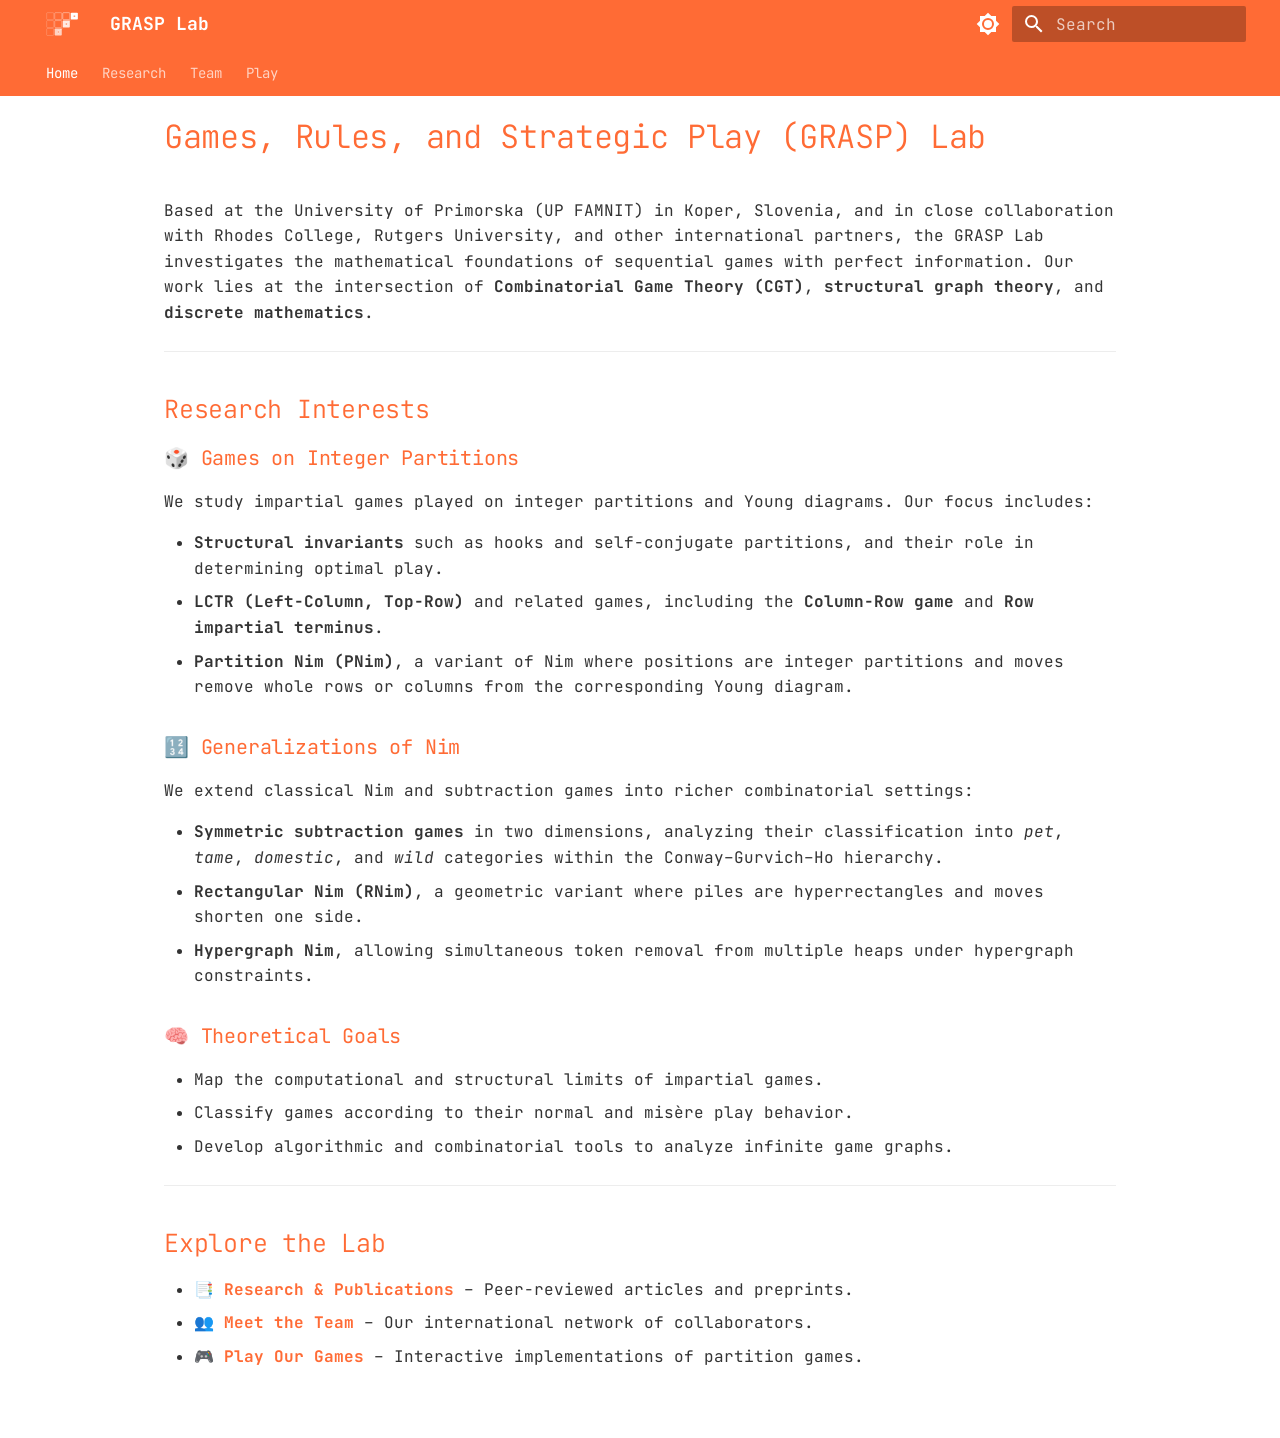
<file: index.html>
<!doctype html>
<html lang="en" class="no-js">
  <head>
    
      <meta charset="utf-8">
      <meta name="viewport" content="width=device-width,initial-scale=1">
      
      
      
        <link rel="canonical" href="http://grasp.famnit.upr.si/">
      
      
      
        <link rel="next" href="research/">
      
      
        
      
      
      <link rel="icon" href="images/logo.svg">
      <meta name="generator" content="mkdocs-1.6.1, mkdocs-material-9.7.6">
    
    
      
        <title>GRASP Lab</title>
      
    
    
      <link rel="stylesheet" href="assets/stylesheets/main.484c7ddc.min.css">
      
        
        <link rel="stylesheet" href="assets/stylesheets/palette.ab4e12ef.min.css">
      
      


    
    
      
    
    
      
        
        
        <link rel="preconnect" href="https://fonts.gstatic.com" crossorigin>
        <link rel="stylesheet" href="https://fonts.googleapis.com/css?family=Inter+Tight:300,300i,400,400i,700,700i%7CJetBrains+Mono:400,400i,700,700i&display=fallback">
        <style>:root{--md-text-font:"Inter Tight";--md-code-font:"JetBrains Mono"}</style>
      
    
    
      <link rel="stylesheet" href="css/custom-theme.css">
    
    <script>__md_scope=new URL(".",location),__md_hash=e=>[...e].reduce(((e,_)=>(e<<5)-e+_.charCodeAt(0)),0),__md_get=(e,_=localStorage,t=__md_scope)=>JSON.parse(_.getItem(t.pathname+"."+e)),__md_set=(e,_,t=localStorage,a=__md_scope)=>{try{t.setItem(a.pathname+"."+e,JSON.stringify(_))}catch(e){}}</script>
    
      

    
    
  </head>
  
  
    
    
      
    
    
    
    
    <body dir="ltr" data-md-color-scheme="default" data-md-color-primary="indigo" data-md-color-accent="teal">
  
    
    <input class="md-toggle" data-md-toggle="drawer" type="checkbox" id="__drawer" autocomplete="off">
    <input class="md-toggle" data-md-toggle="search" type="checkbox" id="__search" autocomplete="off">
    <label class="md-overlay" for="__drawer"></label>
    <div data-md-component="skip">
      
        
        <a href="#games-rules-and-strategic-play-grasp-lab" class="md-skip">
          Skip to content
        </a>
      
    </div>
    <div data-md-component="announce">
      
    </div>
    
    
      

<header class="md-header" data-md-component="header">
  <nav class="md-header__inner md-grid" aria-label="Header">
    <a href="." title="GRASP Lab" class="md-header__button md-logo" aria-label="GRASP Lab" data-md-component="logo">
      
  <img src="images/logo.svg" alt="logo">

    </a>
    <label class="md-header__button md-icon" for="__drawer">
      
      <svg xmlns="http://www.w3.org/2000/svg" viewBox="0 0 24 24"><path d="M3 6h18v2H3zm0 5h18v2H3zm0 5h18v2H3z"/></svg>
    </label>
    <div class="md-header__title" data-md-component="header-title">
      <div class="md-header__ellipsis">
        <div class="md-header__topic">
          <span class="md-ellipsis">
            GRASP Lab
          </span>
        </div>
        <div class="md-header__topic" data-md-component="header-topic">
          <span class="md-ellipsis">
            
              Home
            
          </span>
        </div>
      </div>
    </div>
    
      
        <form class="md-header__option" data-md-component="palette">
  
    
    
    
    <input class="md-option" data-md-color-media="(prefers-color-scheme: light)" data-md-color-scheme="default" data-md-color-primary="indigo" data-md-color-accent="teal"  aria-label="Switch to dark mode"  type="radio" name="__palette" id="__palette_0">
    
      <label class="md-header__button md-icon" title="Switch to dark mode" for="__palette_1" hidden>
        <svg xmlns="http://www.w3.org/2000/svg" viewBox="0 0 24 24"><path d="M12 8a4 4 0 0 0-4 4 4 4 0 0 0 4 4 4 4 0 0 0 4-4 4 4 0 0 0-4-4m0 10a6 6 0 0 1-6-6 6 6 0 0 1 6-6 6 6 0 0 1 6 6 6 6 0 0 1-6 6m8-9.31V4h-4.69L12 .69 8.69 4H4v4.69L.69 12 4 15.31V20h4.69L12 23.31 15.31 20H20v-4.69L23.31 12z"/></svg>
      </label>
    
  
    
    
    
    <input class="md-option" data-md-color-media="(prefers-color-scheme: dark)" data-md-color-scheme="slate" data-md-color-primary="indigo" data-md-color-accent="teal"  aria-label="Switch to light mode"  type="radio" name="__palette" id="__palette_1">
    
      <label class="md-header__button md-icon" title="Switch to light mode" for="__palette_0" hidden>
        <svg xmlns="http://www.w3.org/2000/svg" viewBox="0 0 24 24"><path d="M12 18c-.89 0-1.74-.2-2.5-.55C11.56 16.5 13 14.42 13 12s-1.44-4.5-3.5-5.45C10.26 6.2 11.11 6 12 6a6 6 0 0 1 6 6 6 6 0 0 1-6 6m8-9.31V4h-4.69L12 .69 8.69 4H4v4.69L.69 12 4 15.31V20h4.69L12 23.31 15.31 20H20v-4.69L23.31 12z"/></svg>
      </label>
    
  
</form>
      
    
    
      <script>var palette=__md_get("__palette");if(palette&&palette.color){if("(prefers-color-scheme)"===palette.color.media){var media=matchMedia("(prefers-color-scheme: light)"),input=document.querySelector(media.matches?"[data-md-color-media='(prefers-color-scheme: light)']":"[data-md-color-media='(prefers-color-scheme: dark)']");palette.color.media=input.getAttribute("data-md-color-media"),palette.color.scheme=input.getAttribute("data-md-color-scheme"),palette.color.primary=input.getAttribute("data-md-color-primary"),palette.color.accent=input.getAttribute("data-md-color-accent")}for(var[key,value]of Object.entries(palette.color))document.body.setAttribute("data-md-color-"+key,value)}</script>
    
    
    
      
      
        <label class="md-header__button md-icon" for="__search">
          
          <svg xmlns="http://www.w3.org/2000/svg" viewBox="0 0 24 24"><path d="M9.5 3A6.5 6.5 0 0 1 16 9.5c0 1.61-.59 3.09-1.56 4.23l.27.27h.79l5 5-1.5 1.5-5-5v-.79l-.27-.27A6.52 6.52 0 0 1 9.5 16 6.5 6.5 0 0 1 3 9.5 6.5 6.5 0 0 1 9.5 3m0 2C7 5 5 7 5 9.5S7 14 9.5 14 14 12 14 9.5 12 5 9.5 5"/></svg>
        </label>
        <div class="md-search" data-md-component="search" role="dialog">
  <label class="md-search__overlay" for="__search"></label>
  <div class="md-search__inner" role="search">
    <form class="md-search__form" name="search">
      <input type="text" class="md-search__input" name="query" aria-label="Search" placeholder="Search" autocapitalize="off" autocorrect="off" autocomplete="off" spellcheck="false" data-md-component="search-query" required>
      <label class="md-search__icon md-icon" for="__search">
        
        <svg xmlns="http://www.w3.org/2000/svg" viewBox="0 0 24 24"><path d="M9.5 3A6.5 6.5 0 0 1 16 9.5c0 1.61-.59 3.09-1.56 4.23l.27.27h.79l5 5-1.5 1.5-5-5v-.79l-.27-.27A6.52 6.52 0 0 1 9.5 16 6.5 6.5 0 0 1 3 9.5 6.5 6.5 0 0 1 9.5 3m0 2C7 5 5 7 5 9.5S7 14 9.5 14 14 12 14 9.5 12 5 9.5 5"/></svg>
        
        <svg xmlns="http://www.w3.org/2000/svg" viewBox="0 0 24 24"><path d="M20 11v2H8l5.5 5.5-1.42 1.42L4.16 12l7.92-7.92L13.5 5.5 8 11z"/></svg>
      </label>
      <nav class="md-search__options" aria-label="Search">
        
        <button type="reset" class="md-search__icon md-icon" title="Clear" aria-label="Clear" tabindex="-1">
          
          <svg xmlns="http://www.w3.org/2000/svg" viewBox="0 0 24 24"><path d="M19 6.41 17.59 5 12 10.59 6.41 5 5 6.41 10.59 12 5 17.59 6.41 19 12 13.41 17.59 19 19 17.59 13.41 12z"/></svg>
        </button>
      </nav>
      
    </form>
    <div class="md-search__output">
      <div class="md-search__scrollwrap" tabindex="0" data-md-scrollfix>
        <div class="md-search-result" data-md-component="search-result">
          <div class="md-search-result__meta">
            Initializing search
          </div>
          <ol class="md-search-result__list" role="presentation"></ol>
        </div>
      </div>
    </div>
  </div>
</div>
      
    
    
  </nav>
  
</header>
    
    <div class="md-container" data-md-component="container">
      
      
        
          
            
<nav class="md-tabs" aria-label="Tabs" data-md-component="tabs">
  <div class="md-grid">
    <ul class="md-tabs__list">
      
        
  
  
  
    
  
  
    <li class="md-tabs__item md-tabs__item--active">
      <a href="." class="md-tabs__link">
        
  
  
    
  
  Home

      </a>
    </li>
  

      
        
  
  
  
  
    <li class="md-tabs__item">
      <a href="research/" class="md-tabs__link">
        
  
  
    
  
  Research

      </a>
    </li>
  

      
        
  
  
  
  
    <li class="md-tabs__item">
      <a href="team/" class="md-tabs__link">
        
  
  
    
  
  Team

      </a>
    </li>
  

      
        
  
  
  
  
    <li class="md-tabs__item">
      <a href="play/" class="md-tabs__link">
        
  
  
    
  
  Play

      </a>
    </li>
  

      
    </ul>
  </div>
</nav>
          
        
      
      <main class="md-main" data-md-component="main">
        <div class="md-main__inner md-grid">
          
            
              
              <div class="md-sidebar md-sidebar--primary" data-md-component="sidebar" data-md-type="navigation" >
                <div class="md-sidebar__scrollwrap">
                  <div class="md-sidebar__inner">
                    


  


<nav class="md-nav md-nav--primary md-nav--lifted" aria-label="Navigation" data-md-level="0">
  <label class="md-nav__title" for="__drawer">
    <a href="." title="GRASP Lab" class="md-nav__button md-logo" aria-label="GRASP Lab" data-md-component="logo">
      
  <img src="images/logo.svg" alt="logo">

    </a>
    GRASP Lab
  </label>
  
  <ul class="md-nav__list" data-md-scrollfix>
    
      
      
  
  
    
  
  
  
    <li class="md-nav__item md-nav__item--active">
      
      <input class="md-nav__toggle md-toggle" type="checkbox" id="__toc">
      
      
        
      
      
        <label class="md-nav__link md-nav__link--active" for="__toc">
          
  
  
  <span class="md-ellipsis">
    
  
    Home
  

    
  </span>
  
  

          <span class="md-nav__icon md-icon"></span>
        </label>
      
      <a href="." class="md-nav__link md-nav__link--active">
        
  
  
  <span class="md-ellipsis">
    
  
    Home
  

    
  </span>
  
  

      </a>
      
        

<nav class="md-nav md-nav--secondary" aria-label="Table of contents">
  
  
  
    
  
  
    <label class="md-nav__title" for="__toc">
      <span class="md-nav__icon md-icon"></span>
      Table of contents
    </label>
    <ul class="md-nav__list" data-md-component="toc" data-md-scrollfix>
      
        <li class="md-nav__item">
  <a href="#research-interests" class="md-nav__link">
    <span class="md-ellipsis">
      
        Research Interests
      
    </span>
  </a>
  
    <nav class="md-nav" aria-label="Research Interests">
      <ul class="md-nav__list">
        
          <li class="md-nav__item">
  <a href="#games-on-integer-partitions" class="md-nav__link">
    <span class="md-ellipsis">
      
        🎲 Games on Integer Partitions
      
    </span>
  </a>
  
</li>
        
          <li class="md-nav__item">
  <a href="#generalizations-of-nim" class="md-nav__link">
    <span class="md-ellipsis">
      
        🔢 Generalizations of Nim
      
    </span>
  </a>
  
</li>
        
          <li class="md-nav__item">
  <a href="#theoretical-goals" class="md-nav__link">
    <span class="md-ellipsis">
      
        🧠 Theoretical Goals
      
    </span>
  </a>
  
</li>
        
      </ul>
    </nav>
  
</li>
      
        <li class="md-nav__item">
  <a href="#explore-the-lab" class="md-nav__link">
    <span class="md-ellipsis">
      
        Explore the Lab
      
    </span>
  </a>
  
</li>
      
    </ul>
  
</nav>
      
    </li>
  

    
      
      
  
  
  
  
    <li class="md-nav__item">
      <a href="research/" class="md-nav__link">
        
  
  
  <span class="md-ellipsis">
    
  
    Research
  

    
  </span>
  
  

      </a>
    </li>
  

    
      
      
  
  
  
  
    <li class="md-nav__item">
      <a href="team/" class="md-nav__link">
        
  
  
  <span class="md-ellipsis">
    
  
    Team
  

    
  </span>
  
  

      </a>
    </li>
  

    
      
      
  
  
  
  
    <li class="md-nav__item">
      <a href="play/" class="md-nav__link">
        
  
  
  <span class="md-ellipsis">
    
  
    Play
  

    
  </span>
  
  

      </a>
    </li>
  

    
  </ul>
</nav>
                  </div>
                </div>
              </div>
            
            
              
              <div class="md-sidebar md-sidebar--secondary" data-md-component="sidebar" data-md-type="toc" >
                <div class="md-sidebar__scrollwrap">
                  <div class="md-sidebar__inner">
                    

<nav class="md-nav md-nav--secondary" aria-label="Table of contents">
  
  
  
    
  
  
    <label class="md-nav__title" for="__toc">
      <span class="md-nav__icon md-icon"></span>
      Table of contents
    </label>
    <ul class="md-nav__list" data-md-component="toc" data-md-scrollfix>
      
        <li class="md-nav__item">
  <a href="#research-interests" class="md-nav__link">
    <span class="md-ellipsis">
      
        Research Interests
      
    </span>
  </a>
  
    <nav class="md-nav" aria-label="Research Interests">
      <ul class="md-nav__list">
        
          <li class="md-nav__item">
  <a href="#games-on-integer-partitions" class="md-nav__link">
    <span class="md-ellipsis">
      
        🎲 Games on Integer Partitions
      
    </span>
  </a>
  
</li>
        
          <li class="md-nav__item">
  <a href="#generalizations-of-nim" class="md-nav__link">
    <span class="md-ellipsis">
      
        🔢 Generalizations of Nim
      
    </span>
  </a>
  
</li>
        
          <li class="md-nav__item">
  <a href="#theoretical-goals" class="md-nav__link">
    <span class="md-ellipsis">
      
        🧠 Theoretical Goals
      
    </span>
  </a>
  
</li>
        
      </ul>
    </nav>
  
</li>
      
        <li class="md-nav__item">
  <a href="#explore-the-lab" class="md-nav__link">
    <span class="md-ellipsis">
      
        Explore the Lab
      
    </span>
  </a>
  
</li>
      
    </ul>
  
</nav>
                  </div>
                </div>
              </div>
            
          
          
            <div class="md-content" data-md-component="content">
              
              <article class="md-content__inner md-typeset">
                
                  



<h1 id="games-rules-and-strategic-play-grasp-lab">Games, Rules, and Strategic Play (GRASP) Lab</h1>
<p>Based at the University of Primorska (UP FAMNIT) in Koper, Slovenia, and in close collaboration with Rhodes College, Rutgers University, and other international partners, the GRASP Lab investigates the mathematical foundations of sequential games with perfect information. Our work lies at the intersection of <strong>Combinatorial Game Theory (CGT)</strong>, <strong>structural graph theory</strong>, and <strong>discrete mathematics</strong>.</p>
<hr />
<h2 id="research-interests">Research Interests</h2>
<h3 id="games-on-integer-partitions">🎲 Games on Integer Partitions</h3>
<p>We study impartial games played on integer partitions and Young diagrams. Our focus includes:</p>
<ul>
<li><strong>Structural invariants</strong> such as hooks and self-conjugate partitions, and their role in determining optimal play.</li>
<li><strong>LCTR (Left-Column, Top-Row)</strong> and related games, including the <strong>Column-Row game</strong> and <strong>Row impartial terminus</strong>.</li>
<li><strong>Partition Nim (PNim)</strong>, a variant of Nim where positions are integer partitions and moves remove whole rows or columns from the corresponding Young diagram.</li>
</ul>
<h3 id="generalizations-of-nim">🔢 Generalizations of Nim</h3>
<p>We extend classical Nim and subtraction games into richer combinatorial settings:</p>
<ul>
<li><strong>Symmetric subtraction games</strong> in two dimensions, analyzing their classification into <em>pet</em>, <em>tame</em>, <em>domestic</em>, and <em>wild</em> categories within the Conway–Gurvich–Ho hierarchy.</li>
<li><strong>Rectangular Nim (RNim)</strong>, a geometric variant where piles are hyperrectangles and moves shorten one side.</li>
<li><strong>Hypergraph Nim</strong>, allowing simultaneous token removal from multiple heaps under hypergraph constraints.</li>
</ul>
<h3 id="theoretical-goals">🧠 Theoretical Goals</h3>
<ul>
<li>Map the computational and structural limits of impartial games.</li>
<li>Classify games according to their normal and misère play behavior.</li>
<li>Develop algorithmic and combinatorial tools to analyze infinite game graphs.</li>
</ul>
<hr />
<h2 id="explore-the-lab">Explore the Lab</h2>
<ul>
<li>📑 <strong><a href="research/">Research &amp; Publications</a></strong> – Peer-reviewed articles and preprints.</li>
<li>👥 <strong><a href="team/">Meet the Team</a></strong> – Our international network of collaborators.</li>
<li>🎮 <strong><a href="play/">Play Our Games</a></strong> – Interactive implementations of partition games.</li>
</ul>












                
              </article>
            </div>
          
          
<script>var target=document.getElementById(location.hash.slice(1));target&&target.name&&(target.checked=target.name.startsWith("__tabbed_"))</script>
        </div>
        
      </main>
      
        <footer class="md-footer">
  
  <div class="md-footer-meta md-typeset">
    <div class="md-footer-meta__inner md-grid">
      <div class="md-copyright">
  
  
    Made with
    <a href="https://squidfunk.github.io/mkdocs-material/" target="_blank" rel="noopener">
      Material for MkDocs
    </a>
  
</div>
      
    </div>
  </div>
</footer>
      
    </div>
    <div class="md-dialog" data-md-component="dialog">
      <div class="md-dialog__inner md-typeset"></div>
    </div>
    
    
    
      
      
      <script id="__config" type="application/json">{"annotate": null, "base": ".", "features": ["navigation.tabs"], "search": "assets/javascripts/workers/search.2c215733.min.js", "tags": null, "translations": {"clipboard.copied": "Copied to clipboard", "clipboard.copy": "Copy to clipboard", "search.result.more.one": "1 more on this page", "search.result.more.other": "# more on this page", "search.result.none": "No matching documents", "search.result.one": "1 matching document", "search.result.other": "# matching documents", "search.result.placeholder": "Type to start searching", "search.result.term.missing": "Missing", "select.version": "Select version"}, "version": null}</script>
    
    
      <script src="assets/javascripts/bundle.79ae519e.min.js"></script>
      
    
  </body>
</html>
</file>
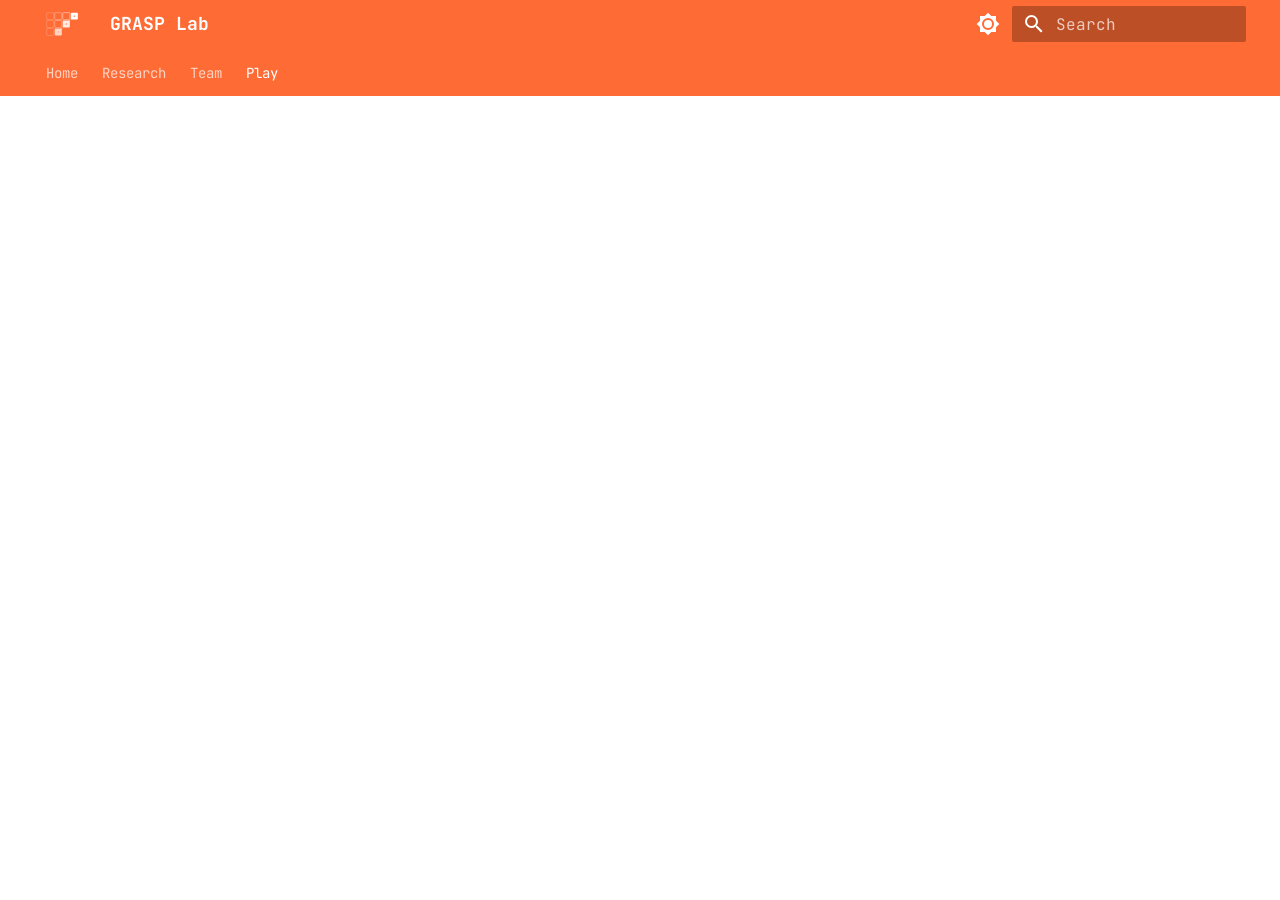
<file: play/index.html>
<!doctype html>
<html lang="en" class="no-js">
  <head>
    
      <meta charset="utf-8">
      <meta name="viewport" content="width=device-width,initial-scale=1">
      
      
      
        <link rel="canonical" href="http://grasp.famnit.upr.si/play/">
      
      
        <link rel="prev" href="../team/">
      
      
      
        
      
      
      <link rel="icon" href="../images/logo.svg">
      <meta name="generator" content="mkdocs-1.6.1, mkdocs-material-9.7.6">
    
    
      
        <title>Play - GRASP Lab</title>
      
    
    
      <link rel="stylesheet" href="../assets/stylesheets/main.484c7ddc.min.css">
      
        
        <link rel="stylesheet" href="../assets/stylesheets/palette.ab4e12ef.min.css">
      
      


    
    
      
    
    
      
        
        
        <link rel="preconnect" href="https://fonts.gstatic.com" crossorigin>
        <link rel="stylesheet" href="https://fonts.googleapis.com/css?family=Inter+Tight:300,300i,400,400i,700,700i%7CJetBrains+Mono:400,400i,700,700i&display=fallback">
        <style>:root{--md-text-font:"Inter Tight";--md-code-font:"JetBrains Mono"}</style>
      
    
    
      <link rel="stylesheet" href="../css/custom-theme.css">
    
    <script>__md_scope=new URL("..",location),__md_hash=e=>[...e].reduce(((e,_)=>(e<<5)-e+_.charCodeAt(0)),0),__md_get=(e,_=localStorage,t=__md_scope)=>JSON.parse(_.getItem(t.pathname+"."+e)),__md_set=(e,_,t=localStorage,a=__md_scope)=>{try{t.setItem(a.pathname+"."+e,JSON.stringify(_))}catch(e){}}</script>
    
      

    
    
  </head>
  
  
    
    
      
    
    
    
    
    <body dir="ltr" data-md-color-scheme="default" data-md-color-primary="indigo" data-md-color-accent="teal">
  
    
    <input class="md-toggle" data-md-toggle="drawer" type="checkbox" id="__drawer" autocomplete="off">
    <input class="md-toggle" data-md-toggle="search" type="checkbox" id="__search" autocomplete="off">
    <label class="md-overlay" for="__drawer"></label>
    <div data-md-component="skip">
      
    </div>
    <div data-md-component="announce">
      
    </div>
    
    
      

<header class="md-header" data-md-component="header">
  <nav class="md-header__inner md-grid" aria-label="Header">
    <a href=".." title="GRASP Lab" class="md-header__button md-logo" aria-label="GRASP Lab" data-md-component="logo">
      
  <img src="../images/logo.svg" alt="logo">

    </a>
    <label class="md-header__button md-icon" for="__drawer">
      
      <svg xmlns="http://www.w3.org/2000/svg" viewBox="0 0 24 24"><path d="M3 6h18v2H3zm0 5h18v2H3zm0 5h18v2H3z"/></svg>
    </label>
    <div class="md-header__title" data-md-component="header-title">
      <div class="md-header__ellipsis">
        <div class="md-header__topic">
          <span class="md-ellipsis">
            GRASP Lab
          </span>
        </div>
        <div class="md-header__topic" data-md-component="header-topic">
          <span class="md-ellipsis">
            
              Play
            
          </span>
        </div>
      </div>
    </div>
    
      
        <form class="md-header__option" data-md-component="palette">
  
    
    
    
    <input class="md-option" data-md-color-media="(prefers-color-scheme: light)" data-md-color-scheme="default" data-md-color-primary="indigo" data-md-color-accent="teal"  aria-label="Switch to dark mode"  type="radio" name="__palette" id="__palette_0">
    
      <label class="md-header__button md-icon" title="Switch to dark mode" for="__palette_1" hidden>
        <svg xmlns="http://www.w3.org/2000/svg" viewBox="0 0 24 24"><path d="M12 8a4 4 0 0 0-4 4 4 4 0 0 0 4 4 4 4 0 0 0 4-4 4 4 0 0 0-4-4m0 10a6 6 0 0 1-6-6 6 6 0 0 1 6-6 6 6 0 0 1 6 6 6 6 0 0 1-6 6m8-9.31V4h-4.69L12 .69 8.69 4H4v4.69L.69 12 4 15.31V20h4.69L12 23.31 15.31 20H20v-4.69L23.31 12z"/></svg>
      </label>
    
  
    
    
    
    <input class="md-option" data-md-color-media="(prefers-color-scheme: dark)" data-md-color-scheme="slate" data-md-color-primary="indigo" data-md-color-accent="teal"  aria-label="Switch to light mode"  type="radio" name="__palette" id="__palette_1">
    
      <label class="md-header__button md-icon" title="Switch to light mode" for="__palette_0" hidden>
        <svg xmlns="http://www.w3.org/2000/svg" viewBox="0 0 24 24"><path d="M12 18c-.89 0-1.74-.2-2.5-.55C11.56 16.5 13 14.42 13 12s-1.44-4.5-3.5-5.45C10.26 6.2 11.11 6 12 6a6 6 0 0 1 6 6 6 6 0 0 1-6 6m8-9.31V4h-4.69L12 .69 8.69 4H4v4.69L.69 12 4 15.31V20h4.69L12 23.31 15.31 20H20v-4.69L23.31 12z"/></svg>
      </label>
    
  
</form>
      
    
    
      <script>var palette=__md_get("__palette");if(palette&&palette.color){if("(prefers-color-scheme)"===palette.color.media){var media=matchMedia("(prefers-color-scheme: light)"),input=document.querySelector(media.matches?"[data-md-color-media='(prefers-color-scheme: light)']":"[data-md-color-media='(prefers-color-scheme: dark)']");palette.color.media=input.getAttribute("data-md-color-media"),palette.color.scheme=input.getAttribute("data-md-color-scheme"),palette.color.primary=input.getAttribute("data-md-color-primary"),palette.color.accent=input.getAttribute("data-md-color-accent")}for(var[key,value]of Object.entries(palette.color))document.body.setAttribute("data-md-color-"+key,value)}</script>
    
    
    
      
      
        <label class="md-header__button md-icon" for="__search">
          
          <svg xmlns="http://www.w3.org/2000/svg" viewBox="0 0 24 24"><path d="M9.5 3A6.5 6.5 0 0 1 16 9.5c0 1.61-.59 3.09-1.56 4.23l.27.27h.79l5 5-1.5 1.5-5-5v-.79l-.27-.27A6.52 6.52 0 0 1 9.5 16 6.5 6.5 0 0 1 3 9.5 6.5 6.5 0 0 1 9.5 3m0 2C7 5 5 7 5 9.5S7 14 9.5 14 14 12 14 9.5 12 5 9.5 5"/></svg>
        </label>
        <div class="md-search" data-md-component="search" role="dialog">
  <label class="md-search__overlay" for="__search"></label>
  <div class="md-search__inner" role="search">
    <form class="md-search__form" name="search">
      <input type="text" class="md-search__input" name="query" aria-label="Search" placeholder="Search" autocapitalize="off" autocorrect="off" autocomplete="off" spellcheck="false" data-md-component="search-query" required>
      <label class="md-search__icon md-icon" for="__search">
        
        <svg xmlns="http://www.w3.org/2000/svg" viewBox="0 0 24 24"><path d="M9.5 3A6.5 6.5 0 0 1 16 9.5c0 1.61-.59 3.09-1.56 4.23l.27.27h.79l5 5-1.5 1.5-5-5v-.79l-.27-.27A6.52 6.52 0 0 1 9.5 16 6.5 6.5 0 0 1 3 9.5 6.5 6.5 0 0 1 9.5 3m0 2C7 5 5 7 5 9.5S7 14 9.5 14 14 12 14 9.5 12 5 9.5 5"/></svg>
        
        <svg xmlns="http://www.w3.org/2000/svg" viewBox="0 0 24 24"><path d="M20 11v2H8l5.5 5.5-1.42 1.42L4.16 12l7.92-7.92L13.5 5.5 8 11z"/></svg>
      </label>
      <nav class="md-search__options" aria-label="Search">
        
        <button type="reset" class="md-search__icon md-icon" title="Clear" aria-label="Clear" tabindex="-1">
          
          <svg xmlns="http://www.w3.org/2000/svg" viewBox="0 0 24 24"><path d="M19 6.41 17.59 5 12 10.59 6.41 5 5 6.41 10.59 12 5 17.59 6.41 19 12 13.41 17.59 19 19 17.59 13.41 12z"/></svg>
        </button>
      </nav>
      
    </form>
    <div class="md-search__output">
      <div class="md-search__scrollwrap" tabindex="0" data-md-scrollfix>
        <div class="md-search-result" data-md-component="search-result">
          <div class="md-search-result__meta">
            Initializing search
          </div>
          <ol class="md-search-result__list" role="presentation"></ol>
        </div>
      </div>
    </div>
  </div>
</div>
      
    
    
  </nav>
  
</header>
    
    <div class="md-container" data-md-component="container">
      
      
        
          
            
<nav class="md-tabs" aria-label="Tabs" data-md-component="tabs">
  <div class="md-grid">
    <ul class="md-tabs__list">
      
        
  
  
  
  
    <li class="md-tabs__item">
      <a href=".." class="md-tabs__link">
        
  
  
    
  
  Home

      </a>
    </li>
  

      
        
  
  
  
  
    <li class="md-tabs__item">
      <a href="../research/" class="md-tabs__link">
        
  
  
    
  
  Research

      </a>
    </li>
  

      
        
  
  
  
  
    <li class="md-tabs__item">
      <a href="../team/" class="md-tabs__link">
        
  
  
    
  
  Team

      </a>
    </li>
  

      
        
  
  
  
    
  
  
    <li class="md-tabs__item md-tabs__item--active">
      <a href="./" class="md-tabs__link">
        
  
  
    
  
  Play

      </a>
    </li>
  

      
    </ul>
  </div>
</nav>
          
        
      
      <main class="md-main" data-md-component="main">
        <div class="md-main__inner md-grid">
          
            
              
              <div class="md-sidebar md-sidebar--primary" data-md-component="sidebar" data-md-type="navigation" >
                <div class="md-sidebar__scrollwrap">
                  <div class="md-sidebar__inner">
                    


  


<nav class="md-nav md-nav--primary md-nav--lifted" aria-label="Navigation" data-md-level="0">
  <label class="md-nav__title" for="__drawer">
    <a href=".." title="GRASP Lab" class="md-nav__button md-logo" aria-label="GRASP Lab" data-md-component="logo">
      
  <img src="../images/logo.svg" alt="logo">

    </a>
    GRASP Lab
  </label>
  
  <ul class="md-nav__list" data-md-scrollfix>
    
      
      
  
  
  
  
    <li class="md-nav__item">
      <a href=".." class="md-nav__link">
        
  
  
  <span class="md-ellipsis">
    
  
    Home
  

    
  </span>
  
  

      </a>
    </li>
  

    
      
      
  
  
  
  
    <li class="md-nav__item">
      <a href="../research/" class="md-nav__link">
        
  
  
  <span class="md-ellipsis">
    
  
    Research
  

    
  </span>
  
  

      </a>
    </li>
  

    
      
      
  
  
  
  
    <li class="md-nav__item">
      <a href="../team/" class="md-nav__link">
        
  
  
  <span class="md-ellipsis">
    
  
    Team
  

    
  </span>
  
  

      </a>
    </li>
  

    
      
      
  
  
    
  
  
  
    <li class="md-nav__item md-nav__item--active">
      
      <input class="md-nav__toggle md-toggle" type="checkbox" id="__toc">
      
      
      
      <a href="./" class="md-nav__link md-nav__link--active">
        
  
  
  <span class="md-ellipsis">
    
  
    Play
  

    
  </span>
  
  

      </a>
      
    </li>
  

    
  </ul>
</nav>
                  </div>
                </div>
              </div>
            
            
              
              <div class="md-sidebar md-sidebar--secondary" data-md-component="sidebar" data-md-type="toc" >
                <div class="md-sidebar__scrollwrap">
                  <div class="md-sidebar__inner">
                    

<nav class="md-nav md-nav--secondary" aria-label="Table of contents">
  
  
  
  
</nav>
                  </div>
                </div>
              </div>
            
          
          
            <div class="md-content" data-md-component="content">
              
              <article class="md-content__inner md-typeset">
                
                  



  <h1>Play</h1>

<iframe 
    src="https://partitiongames.netlify.app/" 
    style="width: 100vw; height: calc(100vh - 96px); border: none; background: transparent; margin: 0; padding: 0; position: fixed; top: 96px; left: 0;" 
    allowtransparency="true">
</iframe>

<style>
/* Hides the page title heading specifically on this page */
.md-content h1, 
h1 {
    display: none !important;
}

/* Prevents the main site layout from adding default top padding where the title was */
.md-content__inner {
    margin-top: 0 !important;
    padding-top: 0 !important;
}

body, html {
    margin: 0 !important;
    padding: 0 !important;
    height: 100% !important;
    width: 100% !important;
    overflow: hidden; /* Prevents double desktop scrollbars so the game canvas scrolls cleanly */
}

.md-container, .md-main, .md-main__inner, .md-content {
    margin: 0 !important;
    padding: 0 !important;
    height: auto !important;
}

.md-tabs {
    position: relative !important;
    z-index: 10 !important;
    margin: 0 !important;
}
</style>












                
              </article>
            </div>
          
          
<script>var target=document.getElementById(location.hash.slice(1));target&&target.name&&(target.checked=target.name.startsWith("__tabbed_"))</script>
        </div>
        
      </main>
      
        <footer class="md-footer">
  
  <div class="md-footer-meta md-typeset">
    <div class="md-footer-meta__inner md-grid">
      <div class="md-copyright">
  
  
    Made with
    <a href="https://squidfunk.github.io/mkdocs-material/" target="_blank" rel="noopener">
      Material for MkDocs
    </a>
  
</div>
      
    </div>
  </div>
</footer>
      
    </div>
    <div class="md-dialog" data-md-component="dialog">
      <div class="md-dialog__inner md-typeset"></div>
    </div>
    
    
    
      
      
      <script id="__config" type="application/json">{"annotate": null, "base": "..", "features": ["navigation.tabs"], "search": "../assets/javascripts/workers/search.2c215733.min.js", "tags": null, "translations": {"clipboard.copied": "Copied to clipboard", "clipboard.copy": "Copy to clipboard", "search.result.more.one": "1 more on this page", "search.result.more.other": "# more on this page", "search.result.none": "No matching documents", "search.result.one": "1 matching document", "search.result.other": "# matching documents", "search.result.placeholder": "Type to start searching", "search.result.term.missing": "Missing", "select.version": "Select version"}, "version": null}</script>
    
    
      <script src="../assets/javascripts/bundle.79ae519e.min.js"></script>
      
    
  </body>
</html>
</file>
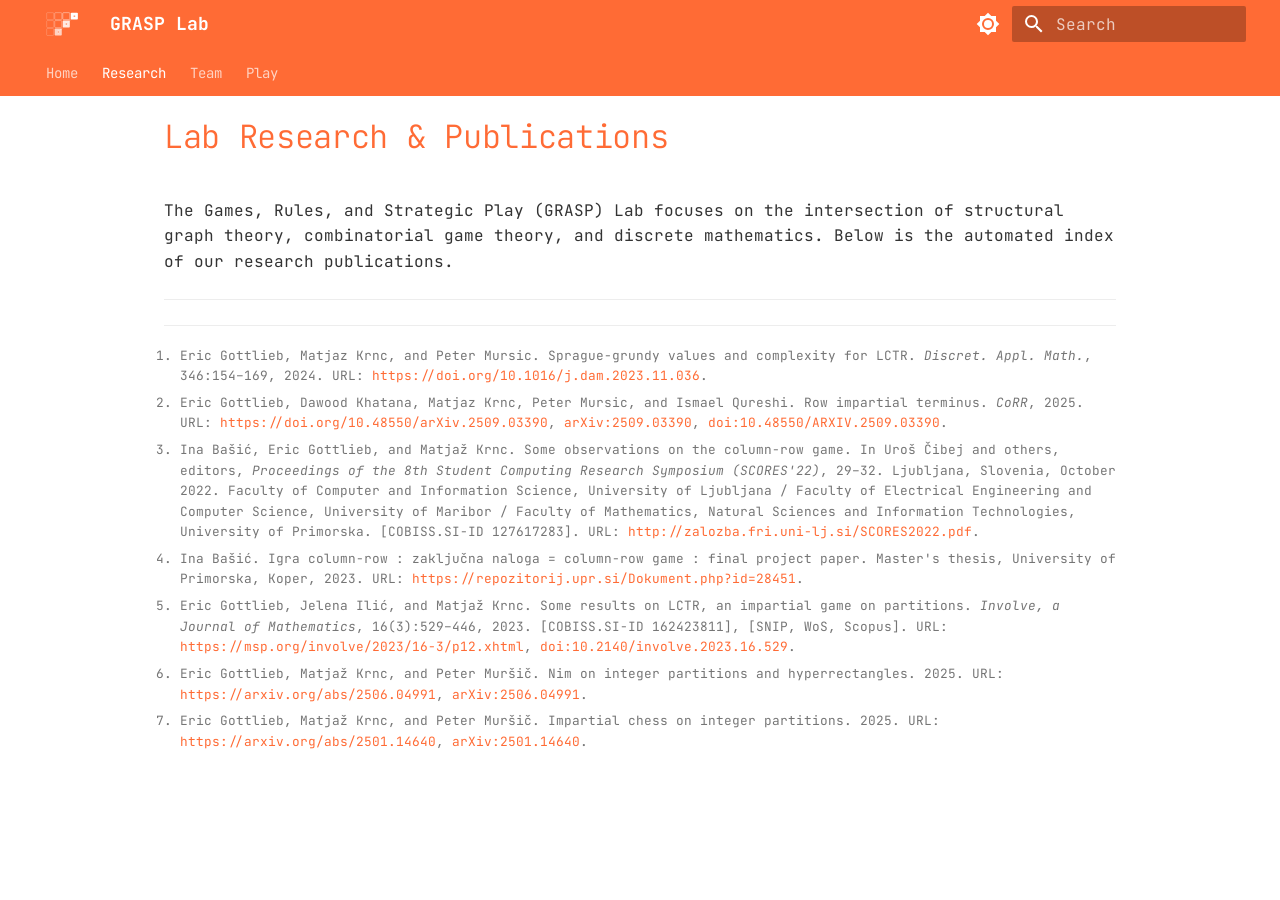
<file: research/index.html>
<!doctype html>
<html lang="en" class="no-js">
  <head>
    
      <meta charset="utf-8">
      <meta name="viewport" content="width=device-width,initial-scale=1">
      
      
      
        <link rel="canonical" href="http://grasp.famnit.upr.si/research/">
      
      
        <link rel="prev" href="..">
      
      
        <link rel="next" href="../team/">
      
      
        
      
      
      <link rel="icon" href="../images/logo.svg">
      <meta name="generator" content="mkdocs-1.6.1, mkdocs-material-9.7.6">
    
    
      
        <title>Research - GRASP Lab</title>
      
    
    
      <link rel="stylesheet" href="../assets/stylesheets/main.484c7ddc.min.css">
      
        
        <link rel="stylesheet" href="../assets/stylesheets/palette.ab4e12ef.min.css">
      
      


    
    
      
    
    
      
        
        
        <link rel="preconnect" href="https://fonts.gstatic.com" crossorigin>
        <link rel="stylesheet" href="https://fonts.googleapis.com/css?family=Inter+Tight:300,300i,400,400i,700,700i%7CJetBrains+Mono:400,400i,700,700i&display=fallback">
        <style>:root{--md-text-font:"Inter Tight";--md-code-font:"JetBrains Mono"}</style>
      
    
    
      <link rel="stylesheet" href="../css/custom-theme.css">
    
    <script>__md_scope=new URL("..",location),__md_hash=e=>[...e].reduce(((e,_)=>(e<<5)-e+_.charCodeAt(0)),0),__md_get=(e,_=localStorage,t=__md_scope)=>JSON.parse(_.getItem(t.pathname+"."+e)),__md_set=(e,_,t=localStorage,a=__md_scope)=>{try{t.setItem(a.pathname+"."+e,JSON.stringify(_))}catch(e){}}</script>
    
      

    
    
  </head>
  
  
    
    
      
    
    
    
    
    <body dir="ltr" data-md-color-scheme="default" data-md-color-primary="indigo" data-md-color-accent="teal">
  
    
    <input class="md-toggle" data-md-toggle="drawer" type="checkbox" id="__drawer" autocomplete="off">
    <input class="md-toggle" data-md-toggle="search" type="checkbox" id="__search" autocomplete="off">
    <label class="md-overlay" for="__drawer"></label>
    <div data-md-component="skip">
      
        
        <a href="#lab-research-publications" class="md-skip">
          Skip to content
        </a>
      
    </div>
    <div data-md-component="announce">
      
    </div>
    
    
      

<header class="md-header" data-md-component="header">
  <nav class="md-header__inner md-grid" aria-label="Header">
    <a href=".." title="GRASP Lab" class="md-header__button md-logo" aria-label="GRASP Lab" data-md-component="logo">
      
  <img src="../images/logo.svg" alt="logo">

    </a>
    <label class="md-header__button md-icon" for="__drawer">
      
      <svg xmlns="http://www.w3.org/2000/svg" viewBox="0 0 24 24"><path d="M3 6h18v2H3zm0 5h18v2H3zm0 5h18v2H3z"/></svg>
    </label>
    <div class="md-header__title" data-md-component="header-title">
      <div class="md-header__ellipsis">
        <div class="md-header__topic">
          <span class="md-ellipsis">
            GRASP Lab
          </span>
        </div>
        <div class="md-header__topic" data-md-component="header-topic">
          <span class="md-ellipsis">
            
              Research
            
          </span>
        </div>
      </div>
    </div>
    
      
        <form class="md-header__option" data-md-component="palette">
  
    
    
    
    <input class="md-option" data-md-color-media="(prefers-color-scheme: light)" data-md-color-scheme="default" data-md-color-primary="indigo" data-md-color-accent="teal"  aria-label="Switch to dark mode"  type="radio" name="__palette" id="__palette_0">
    
      <label class="md-header__button md-icon" title="Switch to dark mode" for="__palette_1" hidden>
        <svg xmlns="http://www.w3.org/2000/svg" viewBox="0 0 24 24"><path d="M12 8a4 4 0 0 0-4 4 4 4 0 0 0 4 4 4 4 0 0 0 4-4 4 4 0 0 0-4-4m0 10a6 6 0 0 1-6-6 6 6 0 0 1 6-6 6 6 0 0 1 6 6 6 6 0 0 1-6 6m8-9.31V4h-4.69L12 .69 8.69 4H4v4.69L.69 12 4 15.31V20h4.69L12 23.31 15.31 20H20v-4.69L23.31 12z"/></svg>
      </label>
    
  
    
    
    
    <input class="md-option" data-md-color-media="(prefers-color-scheme: dark)" data-md-color-scheme="slate" data-md-color-primary="indigo" data-md-color-accent="teal"  aria-label="Switch to light mode"  type="radio" name="__palette" id="__palette_1">
    
      <label class="md-header__button md-icon" title="Switch to light mode" for="__palette_0" hidden>
        <svg xmlns="http://www.w3.org/2000/svg" viewBox="0 0 24 24"><path d="M12 18c-.89 0-1.74-.2-2.5-.55C11.56 16.5 13 14.42 13 12s-1.44-4.5-3.5-5.45C10.26 6.2 11.11 6 12 6a6 6 0 0 1 6 6 6 6 0 0 1-6 6m8-9.31V4h-4.69L12 .69 8.69 4H4v4.69L.69 12 4 15.31V20h4.69L12 23.31 15.31 20H20v-4.69L23.31 12z"/></svg>
      </label>
    
  
</form>
      
    
    
      <script>var palette=__md_get("__palette");if(palette&&palette.color){if("(prefers-color-scheme)"===palette.color.media){var media=matchMedia("(prefers-color-scheme: light)"),input=document.querySelector(media.matches?"[data-md-color-media='(prefers-color-scheme: light)']":"[data-md-color-media='(prefers-color-scheme: dark)']");palette.color.media=input.getAttribute("data-md-color-media"),palette.color.scheme=input.getAttribute("data-md-color-scheme"),palette.color.primary=input.getAttribute("data-md-color-primary"),palette.color.accent=input.getAttribute("data-md-color-accent")}for(var[key,value]of Object.entries(palette.color))document.body.setAttribute("data-md-color-"+key,value)}</script>
    
    
    
      
      
        <label class="md-header__button md-icon" for="__search">
          
          <svg xmlns="http://www.w3.org/2000/svg" viewBox="0 0 24 24"><path d="M9.5 3A6.5 6.5 0 0 1 16 9.5c0 1.61-.59 3.09-1.56 4.23l.27.27h.79l5 5-1.5 1.5-5-5v-.79l-.27-.27A6.52 6.52 0 0 1 9.5 16 6.5 6.5 0 0 1 3 9.5 6.5 6.5 0 0 1 9.5 3m0 2C7 5 5 7 5 9.5S7 14 9.5 14 14 12 14 9.5 12 5 9.5 5"/></svg>
        </label>
        <div class="md-search" data-md-component="search" role="dialog">
  <label class="md-search__overlay" for="__search"></label>
  <div class="md-search__inner" role="search">
    <form class="md-search__form" name="search">
      <input type="text" class="md-search__input" name="query" aria-label="Search" placeholder="Search" autocapitalize="off" autocorrect="off" autocomplete="off" spellcheck="false" data-md-component="search-query" required>
      <label class="md-search__icon md-icon" for="__search">
        
        <svg xmlns="http://www.w3.org/2000/svg" viewBox="0 0 24 24"><path d="M9.5 3A6.5 6.5 0 0 1 16 9.5c0 1.61-.59 3.09-1.56 4.23l.27.27h.79l5 5-1.5 1.5-5-5v-.79l-.27-.27A6.52 6.52 0 0 1 9.5 16 6.5 6.5 0 0 1 3 9.5 6.5 6.5 0 0 1 9.5 3m0 2C7 5 5 7 5 9.5S7 14 9.5 14 14 12 14 9.5 12 5 9.5 5"/></svg>
        
        <svg xmlns="http://www.w3.org/2000/svg" viewBox="0 0 24 24"><path d="M20 11v2H8l5.5 5.5-1.42 1.42L4.16 12l7.92-7.92L13.5 5.5 8 11z"/></svg>
      </label>
      <nav class="md-search__options" aria-label="Search">
        
        <button type="reset" class="md-search__icon md-icon" title="Clear" aria-label="Clear" tabindex="-1">
          
          <svg xmlns="http://www.w3.org/2000/svg" viewBox="0 0 24 24"><path d="M19 6.41 17.59 5 12 10.59 6.41 5 5 6.41 10.59 12 5 17.59 6.41 19 12 13.41 17.59 19 19 17.59 13.41 12z"/></svg>
        </button>
      </nav>
      
    </form>
    <div class="md-search__output">
      <div class="md-search__scrollwrap" tabindex="0" data-md-scrollfix>
        <div class="md-search-result" data-md-component="search-result">
          <div class="md-search-result__meta">
            Initializing search
          </div>
          <ol class="md-search-result__list" role="presentation"></ol>
        </div>
      </div>
    </div>
  </div>
</div>
      
    
    
  </nav>
  
</header>
    
    <div class="md-container" data-md-component="container">
      
      
        
          
            
<nav class="md-tabs" aria-label="Tabs" data-md-component="tabs">
  <div class="md-grid">
    <ul class="md-tabs__list">
      
        
  
  
  
  
    <li class="md-tabs__item">
      <a href=".." class="md-tabs__link">
        
  
  
    
  
  Home

      </a>
    </li>
  

      
        
  
  
  
    
  
  
    <li class="md-tabs__item md-tabs__item--active">
      <a href="./" class="md-tabs__link">
        
  
  
    
  
  Research

      </a>
    </li>
  

      
        
  
  
  
  
    <li class="md-tabs__item">
      <a href="../team/" class="md-tabs__link">
        
  
  
    
  
  Team

      </a>
    </li>
  

      
        
  
  
  
  
    <li class="md-tabs__item">
      <a href="../play/" class="md-tabs__link">
        
  
  
    
  
  Play

      </a>
    </li>
  

      
    </ul>
  </div>
</nav>
          
        
      
      <main class="md-main" data-md-component="main">
        <div class="md-main__inner md-grid">
          
            
              
              <div class="md-sidebar md-sidebar--primary" data-md-component="sidebar" data-md-type="navigation" >
                <div class="md-sidebar__scrollwrap">
                  <div class="md-sidebar__inner">
                    


  


<nav class="md-nav md-nav--primary md-nav--lifted" aria-label="Navigation" data-md-level="0">
  <label class="md-nav__title" for="__drawer">
    <a href=".." title="GRASP Lab" class="md-nav__button md-logo" aria-label="GRASP Lab" data-md-component="logo">
      
  <img src="../images/logo.svg" alt="logo">

    </a>
    GRASP Lab
  </label>
  
  <ul class="md-nav__list" data-md-scrollfix>
    
      
      
  
  
  
  
    <li class="md-nav__item">
      <a href=".." class="md-nav__link">
        
  
  
  <span class="md-ellipsis">
    
  
    Home
  

    
  </span>
  
  

      </a>
    </li>
  

    
      
      
  
  
    
  
  
  
    <li class="md-nav__item md-nav__item--active">
      
      <input class="md-nav__toggle md-toggle" type="checkbox" id="__toc">
      
      
        
      
      
      <a href="./" class="md-nav__link md-nav__link--active">
        
  
  
  <span class="md-ellipsis">
    
  
    Research
  

    
  </span>
  
  

      </a>
      
    </li>
  

    
      
      
  
  
  
  
    <li class="md-nav__item">
      <a href="../team/" class="md-nav__link">
        
  
  
  <span class="md-ellipsis">
    
  
    Team
  

    
  </span>
  
  

      </a>
    </li>
  

    
      
      
  
  
  
  
    <li class="md-nav__item">
      <a href="../play/" class="md-nav__link">
        
  
  
  <span class="md-ellipsis">
    
  
    Play
  

    
  </span>
  
  

      </a>
    </li>
  

    
  </ul>
</nav>
                  </div>
                </div>
              </div>
            
            
              
              <div class="md-sidebar md-sidebar--secondary" data-md-component="sidebar" data-md-type="toc" >
                <div class="md-sidebar__scrollwrap">
                  <div class="md-sidebar__inner">
                    

<nav class="md-nav md-nav--secondary" aria-label="Table of contents">
  
  
  
    
  
  
</nav>
                  </div>
                </div>
              </div>
            
          
          
            <div class="md-content" data-md-component="content">
              
              <article class="md-content__inner md-typeset">
                
                  



<h1 id="lab-research-publications">Lab Research &amp; Publications</h1>
<p>The Games, Rules, and Strategic Play (GRASP) Lab focuses on the intersection of structural graph theory, combinatorial game theory, and discrete mathematics. Below is the automated index of our research publications.</p>
<hr />
<!-- Dynamic text post-processor for Title (Year) arrangement -->
<script>
document.addEventListener("DOMContentLoaded", function() {
    // Selects both CSL entries and standard fallback paragraph outputs
    const entries = document.querySelectorAll(".csl-entry, .bibliography > p, .bibtex-entry");

    entries.forEach(entry => {
        const rawHTML = entry.innerHTML;
        const rawText = entry.innerText.trim();
        if (!rawText) return;

        let titleStr = "Untitled Publication";
        let yearStr = "";

        // 1. Isolate the publication year via 4-digit boundaries
        const yearMatch = rawText.match(/\b(19|20)\d{2}\b/);
        if (yearMatch) {
            yearStr = `(${yearMatch[0]})`;
        }

        // 2. Isolate the title via standard sentence punctuation spacing
        const parts = rawText.split(/\.\s+/);
        if (parts.length >= 2) {
            titleStr = parts[1].trim();
            titleStr = titleStr.replace(/\.$/, ""); // Clean hanging periods
        } else {
            titleStr = rawText.split("URL:")[0].substring(0, 80) + "...";
        }

        // Intercept inline trailing block strings safely
        if (titleStr.includes("URL:")) {
            titleStr = titleStr.split("URL:")[0].trim();
        }

        // Restructure target DOM node
        entry.innerHTML = `
            <div class="bib-toggle-header" onclick="
                const drawer = this.nextElementSibling;
                const btn = this.querySelector('.bib-badge');
                if (drawer.style.display === 'block') {
                    drawer.style.display = 'none';
                    btn.innerText = 'SHOW MORE ▼';
                } else {
                    drawer.style.display = 'block';
                    btn.innerText = 'SHOW LESS ▲';
                }
            ">
                <div class="bib-summary-text">
                    ${titleStr} <span class="bib-summary-year">${yearStr}</span>
                </div>
                <button class="bib-badge">SHOW MORE ▼</button>
            </div>
            <div class="bib-expanded-details">
                ${rawHTML}
            </div>
        `;
    });
});
</script>

<div class="footnote">
<hr />
<ol>
<li id="fn:DBLP:journals/dam/GottliebKM24">
<p>Eric Gottlieb, Matjaz Krnc, and Peter Mursic. Sprague-grundy values and complexity for LCTR. <em>Discret. Appl. Math.</em>, 346:154–169, 2024. URL: <a href="https://doi.org/10.1016/j.dam.2023.11.036">https://doi.org/10.1016/j.dam.2023.11.036</a>.&#160;<a class="footnote-backref" href="#fnref:DBLP:journals/dam/GottliebKM24" title="Jump back to footnote 1 in the text">&#8617;</a></p>
</li>
<li id="fn:DBLP:journals/corr/abs-2509-03390">
<p>Eric Gottlieb, Dawood Khatana, Matjaz Krnc, Peter Mursic, and Ismael Qureshi. Row impartial terminus. <em>CoRR</em>, 2025. URL: <a href="https://doi.org/10.48550/arXiv.2509.03390">https://doi.org/10.48550/arXiv.2509.03390</a>, <a href="https://arxiv.org/abs/2509.03390">arXiv:2509.03390</a>, <a href="https://doi.org/10.48550/ARXIV.2509.03390">doi:10.48550/ARXIV.2509.03390</a>.&#160;<a class="footnote-backref" href="#fnref:DBLP:journals/corr/abs-2509-03390" title="Jump back to footnote 2 in the text">&#8617;</a></p>
</li>
<li id="fn:basic2022column">
<p>Ina Bašić, Eric Gottlieb, and Matjaž Krnc. Some observations on the column-row game. In Uroš Čibej and others, editors, <em>Proceedings of the 8th Student Computing Research Symposium (SCORES'22)</em>, 29–32. Ljubljana, Slovenia, October 2022. Faculty of Computer and Information Science, University of Ljubljana / Faculty of Electrical Engineering and Computer Science, University of Maribor / Faculty of Mathematics, Natural Sciences and Information Technologies, University of Primorska. [COBISS.SI-ID 127617283]. URL: <a href="http://zalozba.fri.uni-lj.si/SCORES2022.pdf">http://zalozba.fri.uni-lj.si/SCORES2022.pdf</a>.&#160;<a class="footnote-backref" href="#fnref:basic2022column" title="Jump back to footnote 3 in the text">&#8617;</a></p>
</li>
<li id="fn:basic2023igra">
<p>Ina Bašić. Igra column-row : zaključna naloga = column-row game : final project paper. Master's thesis, University of Primorska, Koper, 2023. URL: <a href="https://repozitorij.upr.si/Dokument.php?id=28451">https://repozitorij.upr.si/Dokument.php?id=28451</a>.&#160;<a class="footnote-backref" href="#fnref:basic2023igra" title="Jump back to footnote 4 in the text">&#8617;</a></p>
</li>
<li id="fn:gottlieb2023some">
<p>Eric Gottlieb, Jelena Ilić, and Matjaž Krnc. Some results on LCTR, an impartial game on partitions. <em>Involve, a Journal of Mathematics</em>, 16(3):529–446, 2023. [COBISS.SI-ID 162423811], [SNIP, WoS, Scopus]. URL: <a href="https://msp.org/involve/2023/16-3/p12.xhtml">https://msp.org/involve/2023/16-3/p12.xhtml</a>, <a href="https://doi.org/10.2140/involve.2023.16.529">doi:10.2140/involve.2023.16.529</a>.&#160;<a class="footnote-backref" href="#fnref:gottlieb2023some" title="Jump back to footnote 5 in the text">&#8617;</a></p>
</li>
<li id="fn:gottlieb2025nimintegerpartitionshyperrectangles">
<p>Eric Gottlieb, Matjaž Krnc, and Peter Muršič. Nim on integer partitions and hyperrectangles. 2025. URL: <a href="https://arxiv.org/abs/2506.04991">https://arxiv.org/abs/2506.04991</a>, <a href="https://arxiv.org/abs/2506.04991">arXiv:2506.04991</a>.&#160;<a class="footnote-backref" href="#fnref:gottlieb2025nimintegerpartitionshyperrectangles" title="Jump back to footnote 6 in the text">&#8617;</a></p>
</li>
<li id="fn:gottlieb2025impartialchessintegerpartitions">
<p>Eric Gottlieb, Matjaž Krnc, and Peter Muršič. Impartial chess on integer partitions. 2025. URL: <a href="https://arxiv.org/abs/2501.14640">https://arxiv.org/abs/2501.14640</a>, <a href="https://arxiv.org/abs/2501.14640">arXiv:2501.14640</a>.&#160;<a class="footnote-backref" href="#fnref:gottlieb2025impartialchessintegerpartitions" title="Jump back to footnote 7 in the text">&#8617;</a></p>
</li>
</ol>
</div>












                
              </article>
            </div>
          
          
<script>var target=document.getElementById(location.hash.slice(1));target&&target.name&&(target.checked=target.name.startsWith("__tabbed_"))</script>
        </div>
        
      </main>
      
        <footer class="md-footer">
  
  <div class="md-footer-meta md-typeset">
    <div class="md-footer-meta__inner md-grid">
      <div class="md-copyright">
  
  
    Made with
    <a href="https://squidfunk.github.io/mkdocs-material/" target="_blank" rel="noopener">
      Material for MkDocs
    </a>
  
</div>
      
    </div>
  </div>
</footer>
      
    </div>
    <div class="md-dialog" data-md-component="dialog">
      <div class="md-dialog__inner md-typeset"></div>
    </div>
    
    
    
      
      
      <script id="__config" type="application/json">{"annotate": null, "base": "..", "features": ["navigation.tabs"], "search": "../assets/javascripts/workers/search.2c215733.min.js", "tags": null, "translations": {"clipboard.copied": "Copied to clipboard", "clipboard.copy": "Copy to clipboard", "search.result.more.one": "1 more on this page", "search.result.more.other": "# more on this page", "search.result.none": "No matching documents", "search.result.one": "1 matching document", "search.result.other": "# matching documents", "search.result.placeholder": "Type to start searching", "search.result.term.missing": "Missing", "select.version": "Select version"}, "version": null}</script>
    
    
      <script src="../assets/javascripts/bundle.79ae519e.min.js"></script>
      
    
  </body>
</html>
</file>
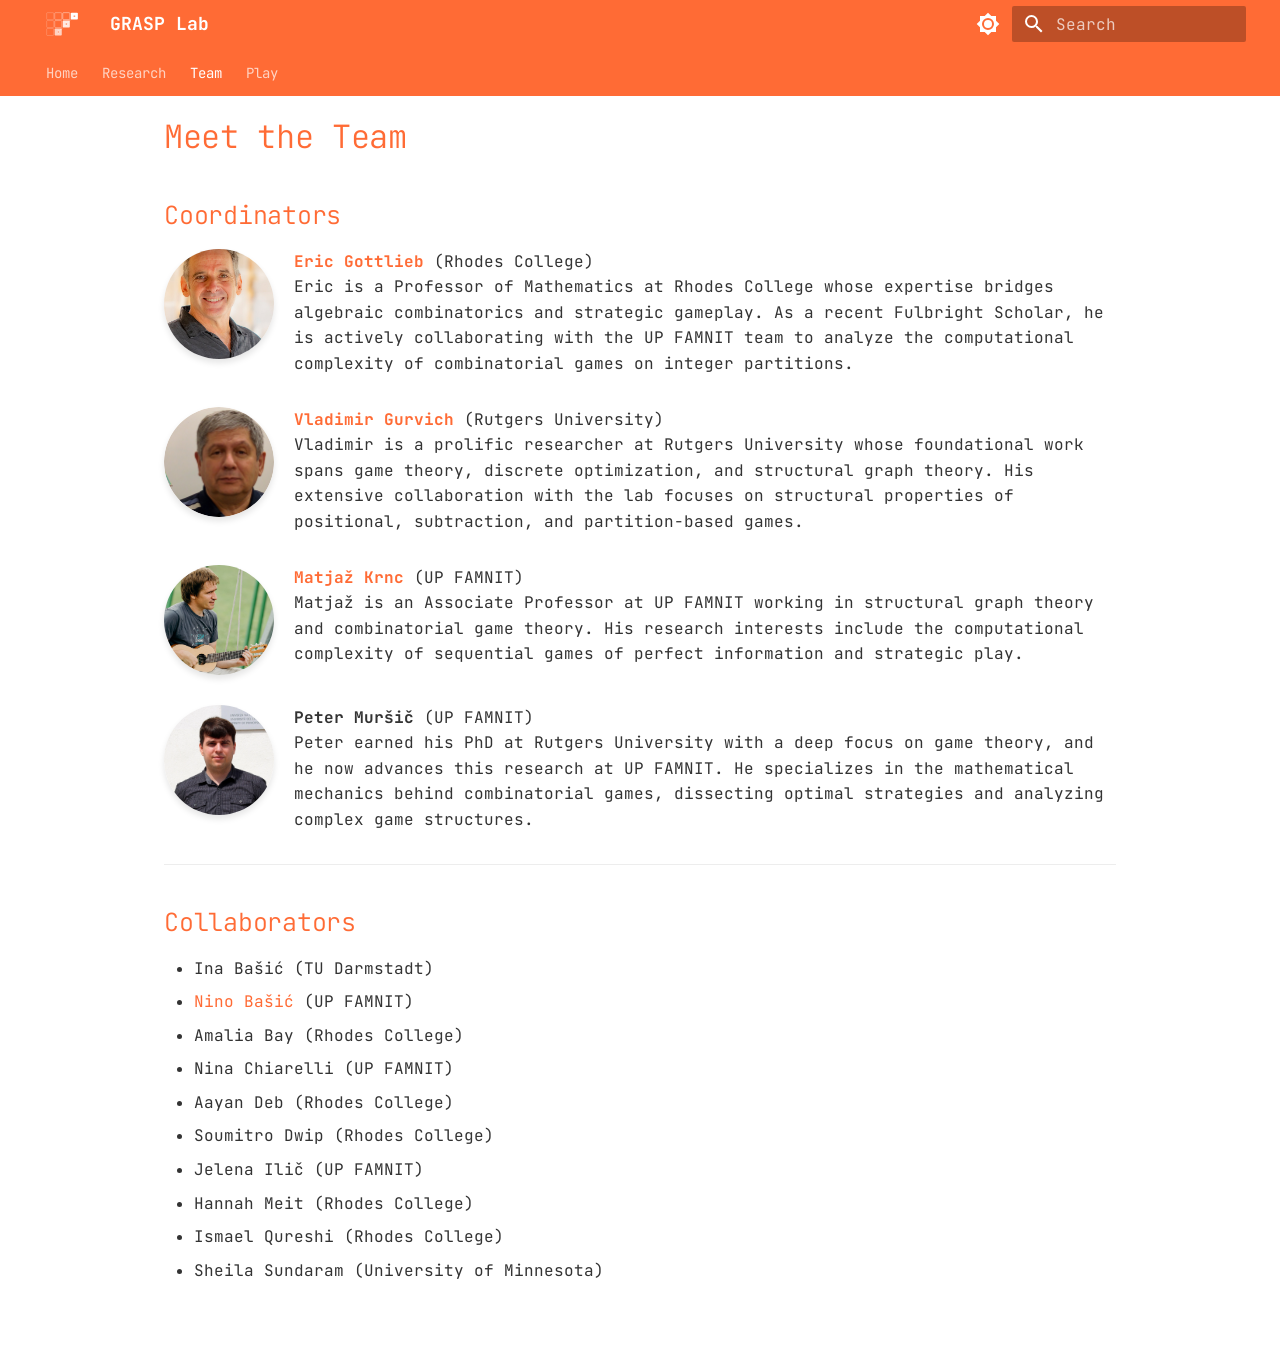
<file: team/index.html>
<!doctype html>
<html lang="en" class="no-js">
  <head>
    
      <meta charset="utf-8">
      <meta name="viewport" content="width=device-width,initial-scale=1">
      
      
      
        <link rel="canonical" href="http://grasp.famnit.upr.si/team/">
      
      
        <link rel="prev" href="../research/">
      
      
        <link rel="next" href="../play/">
      
      
        
      
      
      <link rel="icon" href="../images/logo.svg">
      <meta name="generator" content="mkdocs-1.6.1, mkdocs-material-9.7.6">
    
    
      
        <title>Team - GRASP Lab</title>
      
    
    
      <link rel="stylesheet" href="../assets/stylesheets/main.484c7ddc.min.css">
      
        
        <link rel="stylesheet" href="../assets/stylesheets/palette.ab4e12ef.min.css">
      
      


    
    
      
    
    
      
        
        
        <link rel="preconnect" href="https://fonts.gstatic.com" crossorigin>
        <link rel="stylesheet" href="https://fonts.googleapis.com/css?family=Inter+Tight:300,300i,400,400i,700,700i%7CJetBrains+Mono:400,400i,700,700i&display=fallback">
        <style>:root{--md-text-font:"Inter Tight";--md-code-font:"JetBrains Mono"}</style>
      
    
    
      <link rel="stylesheet" href="../css/custom-theme.css">
    
    <script>__md_scope=new URL("..",location),__md_hash=e=>[...e].reduce(((e,_)=>(e<<5)-e+_.charCodeAt(0)),0),__md_get=(e,_=localStorage,t=__md_scope)=>JSON.parse(_.getItem(t.pathname+"."+e)),__md_set=(e,_,t=localStorage,a=__md_scope)=>{try{t.setItem(a.pathname+"."+e,JSON.stringify(_))}catch(e){}}</script>
    
      

    
    
  </head>
  
  
    
    
      
    
    
    
    
    <body dir="ltr" data-md-color-scheme="default" data-md-color-primary="indigo" data-md-color-accent="teal">
  
    
    <input class="md-toggle" data-md-toggle="drawer" type="checkbox" id="__drawer" autocomplete="off">
    <input class="md-toggle" data-md-toggle="search" type="checkbox" id="__search" autocomplete="off">
    <label class="md-overlay" for="__drawer"></label>
    <div data-md-component="skip">
      
        
        <a href="#meet-the-team" class="md-skip">
          Skip to content
        </a>
      
    </div>
    <div data-md-component="announce">
      
    </div>
    
    
      

<header class="md-header" data-md-component="header">
  <nav class="md-header__inner md-grid" aria-label="Header">
    <a href=".." title="GRASP Lab" class="md-header__button md-logo" aria-label="GRASP Lab" data-md-component="logo">
      
  <img src="../images/logo.svg" alt="logo">

    </a>
    <label class="md-header__button md-icon" for="__drawer">
      
      <svg xmlns="http://www.w3.org/2000/svg" viewBox="0 0 24 24"><path d="M3 6h18v2H3zm0 5h18v2H3zm0 5h18v2H3z"/></svg>
    </label>
    <div class="md-header__title" data-md-component="header-title">
      <div class="md-header__ellipsis">
        <div class="md-header__topic">
          <span class="md-ellipsis">
            GRASP Lab
          </span>
        </div>
        <div class="md-header__topic" data-md-component="header-topic">
          <span class="md-ellipsis">
            
              Team
            
          </span>
        </div>
      </div>
    </div>
    
      
        <form class="md-header__option" data-md-component="palette">
  
    
    
    
    <input class="md-option" data-md-color-media="(prefers-color-scheme: light)" data-md-color-scheme="default" data-md-color-primary="indigo" data-md-color-accent="teal"  aria-label="Switch to dark mode"  type="radio" name="__palette" id="__palette_0">
    
      <label class="md-header__button md-icon" title="Switch to dark mode" for="__palette_1" hidden>
        <svg xmlns="http://www.w3.org/2000/svg" viewBox="0 0 24 24"><path d="M12 8a4 4 0 0 0-4 4 4 4 0 0 0 4 4 4 4 0 0 0 4-4 4 4 0 0 0-4-4m0 10a6 6 0 0 1-6-6 6 6 0 0 1 6-6 6 6 0 0 1 6 6 6 6 0 0 1-6 6m8-9.31V4h-4.69L12 .69 8.69 4H4v4.69L.69 12 4 15.31V20h4.69L12 23.31 15.31 20H20v-4.69L23.31 12z"/></svg>
      </label>
    
  
    
    
    
    <input class="md-option" data-md-color-media="(prefers-color-scheme: dark)" data-md-color-scheme="slate" data-md-color-primary="indigo" data-md-color-accent="teal"  aria-label="Switch to light mode"  type="radio" name="__palette" id="__palette_1">
    
      <label class="md-header__button md-icon" title="Switch to light mode" for="__palette_0" hidden>
        <svg xmlns="http://www.w3.org/2000/svg" viewBox="0 0 24 24"><path d="M12 18c-.89 0-1.74-.2-2.5-.55C11.56 16.5 13 14.42 13 12s-1.44-4.5-3.5-5.45C10.26 6.2 11.11 6 12 6a6 6 0 0 1 6 6 6 6 0 0 1-6 6m8-9.31V4h-4.69L12 .69 8.69 4H4v4.69L.69 12 4 15.31V20h4.69L12 23.31 15.31 20H20v-4.69L23.31 12z"/></svg>
      </label>
    
  
</form>
      
    
    
      <script>var palette=__md_get("__palette");if(palette&&palette.color){if("(prefers-color-scheme)"===palette.color.media){var media=matchMedia("(prefers-color-scheme: light)"),input=document.querySelector(media.matches?"[data-md-color-media='(prefers-color-scheme: light)']":"[data-md-color-media='(prefers-color-scheme: dark)']");palette.color.media=input.getAttribute("data-md-color-media"),palette.color.scheme=input.getAttribute("data-md-color-scheme"),palette.color.primary=input.getAttribute("data-md-color-primary"),palette.color.accent=input.getAttribute("data-md-color-accent")}for(var[key,value]of Object.entries(palette.color))document.body.setAttribute("data-md-color-"+key,value)}</script>
    
    
    
      
      
        <label class="md-header__button md-icon" for="__search">
          
          <svg xmlns="http://www.w3.org/2000/svg" viewBox="0 0 24 24"><path d="M9.5 3A6.5 6.5 0 0 1 16 9.5c0 1.61-.59 3.09-1.56 4.23l.27.27h.79l5 5-1.5 1.5-5-5v-.79l-.27-.27A6.52 6.52 0 0 1 9.5 16 6.5 6.5 0 0 1 3 9.5 6.5 6.5 0 0 1 9.5 3m0 2C7 5 5 7 5 9.5S7 14 9.5 14 14 12 14 9.5 12 5 9.5 5"/></svg>
        </label>
        <div class="md-search" data-md-component="search" role="dialog">
  <label class="md-search__overlay" for="__search"></label>
  <div class="md-search__inner" role="search">
    <form class="md-search__form" name="search">
      <input type="text" class="md-search__input" name="query" aria-label="Search" placeholder="Search" autocapitalize="off" autocorrect="off" autocomplete="off" spellcheck="false" data-md-component="search-query" required>
      <label class="md-search__icon md-icon" for="__search">
        
        <svg xmlns="http://www.w3.org/2000/svg" viewBox="0 0 24 24"><path d="M9.5 3A6.5 6.5 0 0 1 16 9.5c0 1.61-.59 3.09-1.56 4.23l.27.27h.79l5 5-1.5 1.5-5-5v-.79l-.27-.27A6.52 6.52 0 0 1 9.5 16 6.5 6.5 0 0 1 3 9.5 6.5 6.5 0 0 1 9.5 3m0 2C7 5 5 7 5 9.5S7 14 9.5 14 14 12 14 9.5 12 5 9.5 5"/></svg>
        
        <svg xmlns="http://www.w3.org/2000/svg" viewBox="0 0 24 24"><path d="M20 11v2H8l5.5 5.5-1.42 1.42L4.16 12l7.92-7.92L13.5 5.5 8 11z"/></svg>
      </label>
      <nav class="md-search__options" aria-label="Search">
        
        <button type="reset" class="md-search__icon md-icon" title="Clear" aria-label="Clear" tabindex="-1">
          
          <svg xmlns="http://www.w3.org/2000/svg" viewBox="0 0 24 24"><path d="M19 6.41 17.59 5 12 10.59 6.41 5 5 6.41 10.59 12 5 17.59 6.41 19 12 13.41 17.59 19 19 17.59 13.41 12z"/></svg>
        </button>
      </nav>
      
    </form>
    <div class="md-search__output">
      <div class="md-search__scrollwrap" tabindex="0" data-md-scrollfix>
        <div class="md-search-result" data-md-component="search-result">
          <div class="md-search-result__meta">
            Initializing search
          </div>
          <ol class="md-search-result__list" role="presentation"></ol>
        </div>
      </div>
    </div>
  </div>
</div>
      
    
    
  </nav>
  
</header>
    
    <div class="md-container" data-md-component="container">
      
      
        
          
            
<nav class="md-tabs" aria-label="Tabs" data-md-component="tabs">
  <div class="md-grid">
    <ul class="md-tabs__list">
      
        
  
  
  
  
    <li class="md-tabs__item">
      <a href=".." class="md-tabs__link">
        
  
  
    
  
  Home

      </a>
    </li>
  

      
        
  
  
  
  
    <li class="md-tabs__item">
      <a href="../research/" class="md-tabs__link">
        
  
  
    
  
  Research

      </a>
    </li>
  

      
        
  
  
  
    
  
  
    <li class="md-tabs__item md-tabs__item--active">
      <a href="./" class="md-tabs__link">
        
  
  
    
  
  Team

      </a>
    </li>
  

      
        
  
  
  
  
    <li class="md-tabs__item">
      <a href="../play/" class="md-tabs__link">
        
  
  
    
  
  Play

      </a>
    </li>
  

      
    </ul>
  </div>
</nav>
          
        
      
      <main class="md-main" data-md-component="main">
        <div class="md-main__inner md-grid">
          
            
              
              <div class="md-sidebar md-sidebar--primary" data-md-component="sidebar" data-md-type="navigation" >
                <div class="md-sidebar__scrollwrap">
                  <div class="md-sidebar__inner">
                    


  


<nav class="md-nav md-nav--primary md-nav--lifted" aria-label="Navigation" data-md-level="0">
  <label class="md-nav__title" for="__drawer">
    <a href=".." title="GRASP Lab" class="md-nav__button md-logo" aria-label="GRASP Lab" data-md-component="logo">
      
  <img src="../images/logo.svg" alt="logo">

    </a>
    GRASP Lab
  </label>
  
  <ul class="md-nav__list" data-md-scrollfix>
    
      
      
  
  
  
  
    <li class="md-nav__item">
      <a href=".." class="md-nav__link">
        
  
  
  <span class="md-ellipsis">
    
  
    Home
  

    
  </span>
  
  

      </a>
    </li>
  

    
      
      
  
  
  
  
    <li class="md-nav__item">
      <a href="../research/" class="md-nav__link">
        
  
  
  <span class="md-ellipsis">
    
  
    Research
  

    
  </span>
  
  

      </a>
    </li>
  

    
      
      
  
  
    
  
  
  
    <li class="md-nav__item md-nav__item--active">
      
      <input class="md-nav__toggle md-toggle" type="checkbox" id="__toc">
      
      
        
      
      
        <label class="md-nav__link md-nav__link--active" for="__toc">
          
  
  
  <span class="md-ellipsis">
    
  
    Team
  

    
  </span>
  
  

          <span class="md-nav__icon md-icon"></span>
        </label>
      
      <a href="./" class="md-nav__link md-nav__link--active">
        
  
  
  <span class="md-ellipsis">
    
  
    Team
  

    
  </span>
  
  

      </a>
      
        

<nav class="md-nav md-nav--secondary" aria-label="Table of contents">
  
  
  
    
  
  
    <label class="md-nav__title" for="__toc">
      <span class="md-nav__icon md-icon"></span>
      Table of contents
    </label>
    <ul class="md-nav__list" data-md-component="toc" data-md-scrollfix>
      
        <li class="md-nav__item">
  <a href="#coordinators" class="md-nav__link">
    <span class="md-ellipsis">
      
        Coordinators
      
    </span>
  </a>
  
</li>
      
        <li class="md-nav__item">
  <a href="#collaborators" class="md-nav__link">
    <span class="md-ellipsis">
      
        Collaborators
      
    </span>
  </a>
  
</li>
      
    </ul>
  
</nav>
      
    </li>
  

    
      
      
  
  
  
  
    <li class="md-nav__item">
      <a href="../play/" class="md-nav__link">
        
  
  
  <span class="md-ellipsis">
    
  
    Play
  

    
  </span>
  
  

      </a>
    </li>
  

    
  </ul>
</nav>
                  </div>
                </div>
              </div>
            
            
              
              <div class="md-sidebar md-sidebar--secondary" data-md-component="sidebar" data-md-type="toc" >
                <div class="md-sidebar__scrollwrap">
                  <div class="md-sidebar__inner">
                    

<nav class="md-nav md-nav--secondary" aria-label="Table of contents">
  
  
  
    
  
  
    <label class="md-nav__title" for="__toc">
      <span class="md-nav__icon md-icon"></span>
      Table of contents
    </label>
    <ul class="md-nav__list" data-md-component="toc" data-md-scrollfix>
      
        <li class="md-nav__item">
  <a href="#coordinators" class="md-nav__link">
    <span class="md-ellipsis">
      
        Coordinators
      
    </span>
  </a>
  
</li>
      
        <li class="md-nav__item">
  <a href="#collaborators" class="md-nav__link">
    <span class="md-ellipsis">
      
        Collaborators
      
    </span>
  </a>
  
</li>
      
    </ul>
  
</nav>
                  </div>
                </div>
              </div>
            
          
          
            <div class="md-content" data-md-component="content">
              
              <article class="md-content__inner md-typeset">
                
                  



<h1 id="meet-the-team">Meet the Team</h1>
<h2 id="coordinators">Coordinators</h2>
<div style="display: flex; align-items: flex-start; margin-bottom: 30px;">
  <img src="../images/eric_gottlieb.jpg" style="width: 110px; height: 110px; border-radius: 50%; object-fit: cover; margin-right: 20px; flex-shrink: 0; box-shadow: 0 4px 6px rgba(0,0,0,0.1);">
  <div>
    <strong><a href="https://www.rhodes.edu/bio/eric-gottlieb">Eric Gottlieb</a></strong> (Rhodes College)<br>
    Eric is a Professor of Mathematics at Rhodes College whose expertise bridges algebraic combinatorics and strategic gameplay. As a recent Fulbright Scholar, he is actively collaborating with the UP FAMNIT team to analyze the computational complexity of combinatorial games on integer partitions.
  </div>
</div>

<div style="display: flex; align-items: flex-start; margin-bottom: 30px;">
  <img src="../images/vladimir_gurvich.png" style="width: 110px; height: 110px; border-radius: 50%; object-fit: cover; margin-right: 20px; flex-shrink: 0; box-shadow: 0 4px 6px rgba(0,0,0,0.1);">
  <div>
    <strong><a href="https://rutcor.rutgers.edu/~gurvich/">Vladimir Gurvich</a></strong> (Rutgers University)<br>
    Vladimir is a prolific researcher at Rutgers University whose foundational work spans game theory, discrete optimization, and structural graph theory. His extensive collaboration with the lab focuses on structural properties of positional, subtraction, and partition-based games.
  </div>
</div>

<div style="display: flex; align-items: flex-start; margin-bottom: 30px;">
  <img src="../images/matjaz_krnc.jpg" style="width: 110px; height: 110px; border-radius: 50%; object-fit: cover; margin-right: 20px; flex-shrink: 0; box-shadow: 0 4px 6px rgba(0,0,0,0.1);">
  <div>
    <strong><a href="https://mkrnc.github.io/">Matjaž Krnc</a></strong> (UP FAMNIT)<br>
    Matjaž is an Associate Professor at UP FAMNIT working in structural graph theory and combinatorial game theory. His research interests include the computational complexity of sequential games of perfect information and strategic play.
  </div>
</div>

<div style="display: flex; align-items: flex-start; margin-bottom: 30px;">
  <img src="../images/peter_mursic.webp" style="width: 110px; height: 110px; border-radius: 50%; object-fit: cover; margin-right: 20px; flex-shrink: 0; box-shadow: 0 4px 6px rgba(0,0,0,0.1);">
  <div>
    <strong>Peter Muršič</strong> (UP FAMNIT)<br>
    Peter earned his PhD at Rutgers University with a deep focus on game theory, and he now advances this research at UP FAMNIT. He specializes in the mathematical mechanics behind combinatorial games, dissecting optimal strategies and analyzing complex game structures.
  </div>
</div>

<hr />
<h2 id="collaborators">Collaborators</h2>
<ul>
<li>Ina Bašić (TU Darmstadt)</li>
<li><a href="https://osebje.famnit.upr.si/~nino.basic/">Nino Bašić</a> (UP FAMNIT)</li>
<li>Amalia Bay (Rhodes College)</li>
<li>Nina Chiarelli (UP FAMNIT)</li>
<li>Aayan Deb (Rhodes College)</li>
<li>Soumitro Dwip (Rhodes College)</li>
<li>Jelena Ilič (UP FAMNIT)</li>
<li>Hannah Meit (Rhodes College)</li>
<li>Ismael Qureshi (Rhodes College)</li>
<li>Sheila Sundaram (University of Minnesota)</li>
</ul>












                
              </article>
            </div>
          
          
<script>var target=document.getElementById(location.hash.slice(1));target&&target.name&&(target.checked=target.name.startsWith("__tabbed_"))</script>
        </div>
        
      </main>
      
        <footer class="md-footer">
  
  <div class="md-footer-meta md-typeset">
    <div class="md-footer-meta__inner md-grid">
      <div class="md-copyright">
  
  
    Made with
    <a href="https://squidfunk.github.io/mkdocs-material/" target="_blank" rel="noopener">
      Material for MkDocs
    </a>
  
</div>
      
    </div>
  </div>
</footer>
      
    </div>
    <div class="md-dialog" data-md-component="dialog">
      <div class="md-dialog__inner md-typeset"></div>
    </div>
    
    
    
      
      
      <script id="__config" type="application/json">{"annotate": null, "base": "..", "features": ["navigation.tabs"], "search": "../assets/javascripts/workers/search.2c215733.min.js", "tags": null, "translations": {"clipboard.copied": "Copied to clipboard", "clipboard.copy": "Copy to clipboard", "search.result.more.one": "1 more on this page", "search.result.more.other": "# more on this page", "search.result.none": "No matching documents", "search.result.one": "1 matching document", "search.result.other": "# matching documents", "search.result.placeholder": "Type to start searching", "search.result.term.missing": "Missing", "select.version": "Select version"}, "version": null}</script>
    
    
      <script src="../assets/javascripts/bundle.79ae519e.min.js"></script>
      
    
  </body>
</html>
</file>
<file: css/custom-theme.css>
/* =========================================
   FOOLPROOF MKDOCS MATERIAL CUSTOM COLORS
   ========================================= */

/* Force Light Mode Colors universally */
[data-md-color-scheme="default"] {
    --md-primary-fg-color:        #FF6B35 !important;
    --md-primary-fg-color--light: #FF8757 !important;
    --md-primary-fg-color--dark:  #E55A2B !important;
    --md-primary-bg-color:        #FFFFFF !important;
    
    --md-accent-fg-color:         #FF6B35 !important;
    --md-accent-fg-color--transparent: rgba(255, 107, 53, 0.1) !important;
    --md-accent-bg-color:         #FFFFFF !important;
}

/* Force Dark Mode (Slate) Colors universally */
[data-md-color-scheme="slate"] {
    --md-primary-fg-color:        #FF7A47 !important;
    --md-primary-fg-color--light: #FF9166 !important;
    --md-primary-fg-color--dark:  #FF5722 !important;
    --md-primary-bg-color:        #1a1a1a !important;
    
    --md-accent-fg-color:         #FF7A47 !important;
    --md-accent-fg-color--transparent: rgba(255, 122, 71, 0.1) !important;
    --md-accent-bg-color:         #1a1a1a !important;
}

/* =========================================
   GLOBAL PARTITION GAMES STYLING
   ========================================= */

/* Define partition games color scheme */
:root {
    --orange: #FF6B35;
    --orange-light: #FF8757;
    --orange-dark: #E55A2B;
    --white: #FFFFFF;
    --off-white: #FAFAFA;
    --gray-light: #F5F5F5;
    --gray: #666666;
    --gray-dark: #333333;
    --black: #000000;
}

[data-md-color-scheme="slate"] {
    --orange: #FF7A47;
    --orange-light: #FF9166;
    --orange-dark: #FF5722;
    --white: #1a1a1a;
    --off-white: #222222;
    --gray-light: #2a2a2a;
    --gray: #a0a0a0;
    --gray-dark: #e5e5e5;
    --black: #ffffff;
}

/* Override page background and fonts globally */
body {
    font-family: 'JetBrains Mono', 'Source Code Pro', 'Monaco', 'Menlo', monospace !important;
    background-color: var(--white) !important;
    color: var(--gray-dark) !important;
}

* {
    font-family: 'JetBrains Mono', 'Source Code Pro', 'Monaco', 'Menlo', monospace !important;
}

/* Override Material Design container */
.md-container {
    max-width: 100% !important;
    margin: 0 !important;
    padding: 0 !important;
}

.md-main {
    margin: 0 !important;
    padding: 0 !important;
}

.md-main__inner {
    max-width: 100% !important;
    margin: 0 !important;
    padding: 0 !important;
}

/* Hide sidebar to remove title duplication */
.md-sidebar {
    display: none !important;
}

/* FIXED: Headers now accurately inherit your custom orange color variable */
h1, h2, h3, h4, h5, h6 {
    font-family: 'JetBrains Mono', 'Source Code Pro', 'Monaco', 'Menlo', monospace !important;
    color: var(--orange) !important;
}

p, a, span, div, li, ul, ol {
    font-family: 'JetBrains Mono', 'Source Code Pro', 'Monaco', 'Menlo', monospace !important;
}

/* Override any Material Design color overrides */
.md-typeset {
    background: var(--white) !important;
    color: var(--gray-dark) !important;
}

/* FIXED: Prevent content blocks from resetting title color to gray */
.md-typeset h1, .md-typeset h2, .md-typeset h3 {
    color: var(--orange) !important;
}

/* Adjust content width when sidebar is hidden */
.md-content {
    max-width: 1000px !important;
    margin: 0 auto !important;
}

/* =========================================
   INTERACTIVE ACADEMIC BIBLIOGRAPHY CARDS
   ========================================= */

/* High-contrast container for each publication block */
.csl-entry, .bibliography > p, .bibtex-entry {
    background-color: var(--off-white) !important;
    border-left: 4px solid var(--orange) !important;
    padding: 18px !important;
    margin-bottom: 18px !important;
    border-radius: 6px !important;
    box-shadow: 0 4px 12px rgba(0, 0, 0, 0.02);
    transition: transform 0.2s ease, box-shadow 0.2s ease;
}

.csl-entry:hover, .bibliography > p:hover {
    transform: translateX(3px);
    box-shadow: 0 6px 18px rgba(0, 0, 0, 0.05);
}

/* Header summary container */
.bib-toggle-header {
    display: flex;
    justify-content: space-between;
    align-items: center;
    cursor: pointer;
    gap: 20px;
    user-select: none;
}

/* BIGGER FONT: Main paper title styling */
.bib-summary-text {
    font-size: 1.25rem; 
    font-weight: 700;
    color: var(--orange) !important;
    line-height: 1.4;
}

/* Accent element for the publication year */
.bib-summary-year {
    color: var(--gray);
    font-weight: 400;
    font-size: 1.1rem;
    margin-left: 6px;
}

/* Expansion action badge */
.bib-badge {
    background-color: var(--gray-light);
    color: var(--orange);
    font-size: 0.75rem;
    padding: 6px 12px;
    border-radius: 4px;
    font-weight: bold;
    white-space: nowrap;
    border: 1px solid var(--orange-light);
    cursor: pointer;
    transition: all 0.2s ease;
}

.csl-entry:hover .bib-badge, .bibliography > p:hover .bib-badge {
    background-color: var(--orange);
    color: #ffffff;
}

/* SMALLER FONT: Collapsible multi-line metadata block */
.bib-expanded-details {
    display: none;
    margin-top: 14px;
    padding-top: 14px;
    border-top: 1px dashed var(--gray-light);
    font-size: 0.85rem;   /* Smaller detailed view font */
    line-height: 1.6;
    color: var(--gray-dark);
}

.bib-expanded-details a {
    color: var(--orange) !important;
    text-decoration: underline !important;
}
</file>
<file: assets/stylesheets/main.484c7ddc.min.css>
@charset "UTF-8";html{-webkit-text-size-adjust:none;-moz-text-size-adjust:none;text-size-adjust:none;box-sizing:border-box}*,:after,:before{box-sizing:inherit}@media (prefers-reduced-motion){*,:after,:before{transition:none!important}}body{margin:0}a,button,input,label{-webkit-tap-highlight-color:transparent}a{color:inherit;text-decoration:none}hr{border:0;box-sizing:initial;display:block;height:.05rem;overflow:visible;padding:0}small{font-size:80%}sub,sup{line-height:1em}img{border-style:none}table{border-collapse:initial;border-spacing:0}td,th{font-weight:400;vertical-align:top}button{background:#0000;border:0;font-family:inherit;font-size:inherit;margin:0;padding:0}input{border:0;outline:none}:root{--md-primary-fg-color:#4051b5;--md-primary-fg-color--light:#5d6cc0;--md-primary-fg-color--dark:#303fa1;--md-primary-bg-color:#fff;--md-primary-bg-color--light:#ffffffb3;--md-accent-fg-color:#526cfe;--md-accent-fg-color--transparent:#526cfe1a;--md-accent-bg-color:#fff;--md-accent-bg-color--light:#ffffffb3}[data-md-color-scheme=default]{color-scheme:light}[data-md-color-scheme=default] img[src$="#gh-dark-mode-only"],[data-md-color-scheme=default] img[src$="#only-dark"]{display:none}:root,[data-md-color-scheme=default]{--md-hue:225deg;--md-default-fg-color:#000000de;--md-default-fg-color--light:#0000008a;--md-default-fg-color--lighter:#00000052;--md-default-fg-color--lightest:#00000012;--md-default-bg-color:#fff;--md-default-bg-color--light:#ffffffb3;--md-default-bg-color--lighter:#ffffff4d;--md-default-bg-color--lightest:#ffffff1f;--md-code-fg-color:#36464e;--md-code-bg-color:#f5f5f5;--md-code-bg-color--light:#f5f5f5b3;--md-code-bg-color--lighter:#f5f5f54d;--md-code-hl-color:#4287ff;--md-code-hl-color--light:#4287ff1a;--md-code-hl-number-color:#d52a2a;--md-code-hl-special-color:#db1457;--md-code-hl-function-color:#a846b9;--md-code-hl-constant-color:#6e59d9;--md-code-hl-keyword-color:#3f6ec6;--md-code-hl-string-color:#1c7d4d;--md-code-hl-name-color:var(--md-code-fg-color);--md-code-hl-operator-color:var(--md-default-fg-color--light);--md-code-hl-punctuation-color:var(--md-default-fg-color--light);--md-code-hl-comment-color:var(--md-default-fg-color--light);--md-code-hl-generic-color:var(--md-default-fg-color--light);--md-code-hl-variable-color:var(--md-default-fg-color--light);--md-typeset-color:var(--md-default-fg-color);--md-typeset-a-color:var(--md-primary-fg-color);--md-typeset-del-color:#f5503d26;--md-typeset-ins-color:#0bd57026;--md-typeset-kbd-color:#fafafa;--md-typeset-kbd-accent-color:#fff;--md-typeset-kbd-border-color:#b8b8b8;--md-typeset-mark-color:#ffff0080;--md-typeset-table-color:#0000001f;--md-typeset-table-color--light:rgba(0,0,0,.035);--md-admonition-fg-color:var(--md-default-fg-color);--md-admonition-bg-color:var(--md-default-bg-color);--md-warning-fg-color:#000000de;--md-warning-bg-color:#ff9;--md-footer-fg-color:#fff;--md-footer-fg-color--light:#ffffffb3;--md-footer-fg-color--lighter:#ffffff73;--md-footer-bg-color:#000000de;--md-footer-bg-color--dark:#00000052;--md-shadow-z1:0 0.2rem 0.5rem #0000000d,0 0 0.05rem #0000001a;--md-shadow-z2:0 0.2rem 0.5rem #0000001a,0 0 0.05rem #00000040;--md-shadow-z3:0 0.2rem 0.5rem #0003,0 0 0.05rem #00000059}.md-icon svg{fill:currentcolor;display:block;height:1.2rem;width:1.2rem}body{-webkit-font-smoothing:antialiased;-moz-osx-font-smoothing:grayscale;--md-text-font-family:var(--md-text-font,_),-apple-system,BlinkMacSystemFont,Helvetica,Arial,sans-serif;--md-code-font-family:var(--md-code-font,_),SFMono-Regular,Consolas,Menlo,monospace}aside,body,input{font-feature-settings:"kern","liga";color:var(--md-typeset-color);font-family:var(--md-text-font-family)}code,kbd,pre{font-feature-settings:"kern";font-family:var(--md-code-font-family)}:root{--md-typeset-table-sort-icon:url('data:image/svg+xml;charset=utf-8,<svg xmlns="http://www.w3.org/2000/svg" viewBox="0 0 24 24"><path d="m18 21-4-4h3V7h-3l4-4 4 4h-3v10h3M2 19v-2h10v2M2 13v-2h7v2M2 7V5h4v2z"/></svg>');--md-typeset-table-sort-icon--asc:url('data:image/svg+xml;charset=utf-8,<svg xmlns="http://www.w3.org/2000/svg" viewBox="0 0 24 24"><path d="M19 17h3l-4 4-4-4h3V3h2M2 17h10v2H2M6 5v2H2V5m0 6h7v2H2z"/></svg>');--md-typeset-table-sort-icon--desc:url('data:image/svg+xml;charset=utf-8,<svg xmlns="http://www.w3.org/2000/svg" viewBox="0 0 24 24"><path d="M19 7h3l-4-4-4 4h3v14h2M2 17h10v2H2M6 5v2H2V5m0 6h7v2H2z"/></svg>')}.md-typeset{-webkit-print-color-adjust:exact;color-adjust:exact;font-size:.8rem;line-height:1.6;overflow-wrap:break-word}@media print{.md-typeset{font-size:.68rem}}.md-typeset blockquote,.md-typeset dl,.md-typeset figure,.md-typeset ol,.md-typeset pre,.md-typeset ul{margin-bottom:1em;margin-top:1em}.md-typeset h1{color:var(--md-default-fg-color--light);font-size:2em;line-height:1.3;margin:0 0 1.25em}.md-typeset h1,.md-typeset h2{font-weight:300;letter-spacing:-.01em}.md-typeset h2{font-size:1.5625em;line-height:1.4;margin:1.6em 0 .64em}.md-typeset h3{font-size:1.25em;font-weight:400;letter-spacing:-.01em;line-height:1.5;margin:1.6em 0 .8em}.md-typeset h2+h3{margin-top:.8em}.md-typeset h4{font-weight:700;letter-spacing:-.01em;margin:1em 0}.md-typeset h5,.md-typeset h6{color:var(--md-default-fg-color--light);font-size:.8em;font-weight:700;letter-spacing:-.01em;margin:1.25em 0}.md-typeset h5{text-transform:uppercase}.md-typeset h5 code{text-transform:none}.md-typeset hr{border-bottom:.05rem solid var(--md-default-fg-color--lightest);display:flow-root;margin:1.5em 0}.md-typeset a{color:var(--md-typeset-a-color);word-break:break-word}.md-typeset a,.md-typeset a:before{transition:color 125ms}.md-typeset a:focus,.md-typeset a:hover{color:var(--md-accent-fg-color)}.md-typeset a:focus code,.md-typeset a:hover code{background-color:var(--md-accent-fg-color--transparent);color:var(--md-accent-fg-color)}.md-typeset a code{color:var(--md-typeset-a-color)}.md-typeset a.focus-visible{outline-color:var(--md-accent-fg-color);outline-offset:.2rem}.md-typeset code,.md-typeset kbd,.md-typeset pre{color:var(--md-code-fg-color);direction:ltr;font-variant-ligatures:none;transition:background-color 125ms}@media print{.md-typeset code,.md-typeset kbd,.md-typeset pre{white-space:pre-wrap}}.md-typeset code{background-color:var(--md-code-bg-color);border-radius:.1rem;-webkit-box-decoration-break:clone;box-decoration-break:clone;font-size:.85em;padding:0 .2941176471em;transition:color 125ms,background-color 125ms;word-break:break-word}.md-typeset code:not(.focus-visible){-webkit-tap-highlight-color:transparent;outline:none}.md-typeset pre{display:flow-root;line-height:1.4;position:relative}.md-typeset pre>code{-webkit-box-decoration-break:slice;box-decoration-break:slice;box-shadow:none;display:block;margin:0;outline-color:var(--md-accent-fg-color);overflow:auto;padding:.7720588235em 1.1764705882em;scrollbar-color:var(--md-default-fg-color--lighter) #0000;scrollbar-width:thin;touch-action:auto;word-break:normal}.md-typeset pre>code:hover{scrollbar-color:var(--md-accent-fg-color) #0000}.md-typeset pre>code::-webkit-scrollbar{height:.2rem;width:.2rem}.md-typeset pre>code::-webkit-scrollbar-thumb{background-color:var(--md-default-fg-color--lighter)}.md-typeset pre>code::-webkit-scrollbar-thumb:hover{background-color:var(--md-accent-fg-color)}.md-typeset kbd{background-color:var(--md-typeset-kbd-color);border-radius:.1rem;box-shadow:0 .1rem 0 .05rem var(--md-typeset-kbd-border-color),0 .1rem 0 var(--md-typeset-kbd-border-color),0 -.1rem .2rem var(--md-typeset-kbd-accent-color) inset;color:var(--md-default-fg-color);display:inline-block;font-size:.75em;padding:0 .6666666667em;vertical-align:text-top;word-break:break-word}.md-typeset mark{background-color:var(--md-typeset-mark-color);-webkit-box-decoration-break:clone;box-decoration-break:clone;color:inherit;word-break:break-word}.md-typeset abbr{cursor:help;text-decoration:none}.md-typeset [data-preview],.md-typeset abbr{border-bottom:.05rem dotted var(--md-default-fg-color--light)}.md-typeset small{opacity:.75}[dir=ltr] .md-typeset sub,[dir=ltr] .md-typeset sup{margin-left:.078125em}[dir=rtl] .md-typeset sub,[dir=rtl] .md-typeset sup{margin-right:.078125em}[dir=ltr] .md-typeset blockquote{padding-left:.6rem}[dir=rtl] .md-typeset blockquote{padding-right:.6rem}[dir=ltr] .md-typeset blockquote{border-left:.2rem solid var(--md-default-fg-color--lighter)}[dir=rtl] .md-typeset blockquote{border-right:.2rem solid var(--md-default-fg-color--lighter)}.md-typeset blockquote{color:var(--md-default-fg-color--light);margin-left:0;margin-right:0}.md-typeset ul{list-style-type:disc}.md-typeset ul[type]{list-style-type:revert-layer}[dir=ltr] .md-typeset ol,[dir=ltr] .md-typeset ul{margin-left:.625em}[dir=rtl] .md-typeset ol,[dir=rtl] .md-typeset ul{margin-right:.625em}.md-typeset ol,.md-typeset ul{padding:0}.md-typeset ol:not([hidden]),.md-typeset ul:not([hidden]){display:flow-root}.md-typeset ol ol,.md-typeset ul ol{list-style-type:lower-alpha}.md-typeset ol ol ol,.md-typeset ul ol ol{list-style-type:lower-roman}.md-typeset ol ol ol ol,.md-typeset ul ol ol ol{list-style-type:upper-alpha}.md-typeset ol ol ol ol ol,.md-typeset ul ol ol ol ol{list-style-type:upper-roman}.md-typeset ol[type],.md-typeset ul[type]{list-style-type:revert-layer}[dir=ltr] .md-typeset ol li,[dir=ltr] .md-typeset ul li{margin-left:1.25em}[dir=rtl] .md-typeset ol li,[dir=rtl] .md-typeset ul li{margin-right:1.25em}.md-typeset ol li,.md-typeset ul li{margin-bottom:.5em}.md-typeset ol li blockquote,.md-typeset ol li p,.md-typeset ul li blockquote,.md-typeset ul li p{margin:.5em 0}.md-typeset ol li:last-child,.md-typeset ul li:last-child{margin-bottom:0}[dir=ltr] .md-typeset ol li ol,[dir=ltr] .md-typeset ol li ul,[dir=ltr] .md-typeset ul li ol,[dir=ltr] .md-typeset ul li ul{margin-left:.625em}[dir=rtl] .md-typeset ol li ol,[dir=rtl] .md-typeset ol li ul,[dir=rtl] .md-typeset ul li ol,[dir=rtl] .md-typeset ul li ul{margin-right:.625em}.md-typeset ol li ol,.md-typeset ol li ul,.md-typeset ul li ol,.md-typeset ul li ul{margin-bottom:.5em;margin-top:.5em}[dir=ltr] .md-typeset dd{margin-left:1.875em}[dir=rtl] .md-typeset dd{margin-right:1.875em}.md-typeset dd{margin-bottom:1.5em;margin-top:1em}.md-typeset img,.md-typeset svg,.md-typeset video{height:auto;max-width:100%}.md-typeset img[align=left]{margin:1em 1em 1em 0}.md-typeset img[align=right]{margin:1em 0 1em 1em}.md-typeset img[align]:only-child{margin-top:0}.md-typeset figure{display:flow-root;margin:1em auto;max-width:100%;text-align:center;width:fit-content}.md-typeset figure img{display:block;margin:0 auto}.md-typeset figcaption{font-style:italic;margin:1em auto;max-width:24rem}.md-typeset iframe{max-width:100%}.md-typeset table:not([class]){background-color:var(--md-default-bg-color);border:.05rem solid var(--md-typeset-table-color);border-radius:.1rem;display:inline-block;font-size:.64rem;max-width:100%;overflow:auto;touch-action:auto}@media print{.md-typeset table:not([class]){display:table}}.md-typeset table:not([class])+*{margin-top:1.5em}.md-typeset table:not([class]) td>:first-child,.md-typeset table:not([class]) th>:first-child{margin-top:0}.md-typeset table:not([class]) td>:last-child,.md-typeset table:not([class]) th>:last-child{margin-bottom:0}.md-typeset table:not([class]) td:not([align]),.md-typeset table:not([class]) th:not([align]){text-align:left}[dir=rtl] .md-typeset table:not([class]) td:not([align]),[dir=rtl] .md-typeset table:not([class]) th:not([align]){text-align:right}.md-typeset table:not([class]) th{font-weight:700;min-width:5rem;padding:.9375em 1.25em;vertical-align:top}.md-typeset table:not([class]) td{border-top:.05rem solid var(--md-typeset-table-color);padding:.9375em 1.25em;vertical-align:top}.md-typeset table:not([class]) tbody tr{transition:background-color 125ms}.md-typeset table:not([class]) tbody tr:hover{background-color:var(--md-typeset-table-color--light);box-shadow:0 .05rem 0 var(--md-default-bg-color) inset}.md-typeset table:not([class]) a{word-break:normal}.md-typeset table th[role=columnheader]{cursor:pointer}[dir=ltr] .md-typeset table th[role=columnheader]:after{margin-left:.5em}[dir=rtl] .md-typeset table th[role=columnheader]:after{margin-right:.5em}.md-typeset table th[role=columnheader]:after{content:"";display:inline-block;height:1.2em;-webkit-mask-image:var(--md-typeset-table-sort-icon);mask-image:var(--md-typeset-table-sort-icon);-webkit-mask-repeat:no-repeat;mask-repeat:no-repeat;-webkit-mask-size:contain;mask-size:contain;transition:background-color 125ms;vertical-align:text-bottom;width:1.2em}.md-typeset table th[role=columnheader]:hover:after{background-color:var(--md-default-fg-color--lighter)}.md-typeset table th[role=columnheader][aria-sort=ascending]:after{background-color:var(--md-default-fg-color--light);-webkit-mask-image:var(--md-typeset-table-sort-icon--asc);mask-image:var(--md-typeset-table-sort-icon--asc)}.md-typeset table th[role=columnheader][aria-sort=descending]:after{background-color:var(--md-default-fg-color--light);-webkit-mask-image:var(--md-typeset-table-sort-icon--desc);mask-image:var(--md-typeset-table-sort-icon--desc)}.md-typeset__scrollwrap{margin:1em -.8rem;overflow-x:auto;touch-action:auto}.md-typeset__table{display:inline-block;margin-bottom:.5em;padding:0 .8rem}@media print{.md-typeset__table{display:block}}html .md-typeset__table table{display:table;margin:0;overflow:hidden;width:100%}@media screen and (max-width:44.984375em){.md-content__inner>pre{margin:1em -.8rem}.md-content__inner>pre code{border-radius:0}}.md-typeset .md-author{border-radius:100%;display:block;flex-shrink:0;height:1.6rem;overflow:hidden;position:relative;transition:color 125ms,transform 125ms;width:1.6rem}.md-typeset .md-author img{display:block}.md-typeset .md-author--more{background:var(--md-default-fg-color--lightest);color:var(--md-default-fg-color--lighter);font-size:.6rem;font-weight:700;line-height:1.6rem;text-align:center}.md-typeset .md-author--long{height:2.4rem;width:2.4rem}.md-typeset a.md-author{transform:scale(1)}.md-typeset a.md-author img{border-radius:100%;filter:grayscale(100%) opacity(75%);transition:filter 125ms}.md-typeset a.md-author:focus,.md-typeset a.md-author:hover{transform:scale(1.1);z-index:1}.md-typeset a.md-author:focus img,.md-typeset a.md-author:hover img{filter:grayscale(0)}.md-banner{background-color:var(--md-footer-bg-color);color:var(--md-footer-fg-color);overflow:auto}@media print{.md-banner{display:none}}.md-banner--warning{background-color:var(--md-warning-bg-color);color:var(--md-warning-fg-color)}.md-banner__inner{font-size:.7rem;margin:.6rem auto;padding:0 .8rem}[dir=ltr] .md-banner__button{float:right}[dir=rtl] .md-banner__button{float:left}.md-banner__button{color:inherit;cursor:pointer;transition:opacity .25s}.no-js .md-banner__button{display:none}.md-banner__button:hover{opacity:.7}html{font-size:125%;height:100%;overflow-x:hidden}@media screen and (min-width:100em){html{font-size:137.5%}}@media screen and (min-width:125em){html{font-size:150%}}body{background-color:var(--md-default-bg-color);display:flex;flex-direction:column;font-size:.5rem;min-height:100%;position:relative;width:100%}@media print{body{display:block}}@media screen and (max-width:59.984375em){body[data-md-scrolllock]{position:fixed}}.md-grid{margin-left:auto;margin-right:auto;max-width:61rem}.md-container{display:flex;flex-direction:column;flex-grow:1}@media print{.md-container{display:block}}.md-main{flex-grow:1}.md-main__inner{display:flex;height:100%;margin-top:1.5rem}.md-ellipsis{overflow:hidden;text-overflow:ellipsis}.md-toggle{display:none}.md-option{height:0;opacity:0;position:absolute;width:0}.md-option:checked+label:not([hidden]){display:block}.md-option.focus-visible+label{outline-color:var(--md-accent-fg-color);outline-style:auto}.md-skip{background-color:var(--md-default-fg-color);border-radius:.1rem;color:var(--md-default-bg-color);font-size:.64rem;margin:.5rem;opacity:0;outline-color:var(--md-accent-fg-color);padding:.3rem .5rem;position:fixed;transform:translateY(.4rem);z-index:-1}.md-skip:focus{opacity:1;transform:translateY(0);transition:transform .25s cubic-bezier(.4,0,.2,1),opacity 175ms 75ms;z-index:10}@page{margin:25mm}:root{--md-clipboard-icon:url('data:image/svg+xml;charset=utf-8,<svg xmlns="http://www.w3.org/2000/svg" viewBox="0 0 24 24"><path d="M19 21H8V7h11m0-2H8a2 2 0 0 0-2 2v14a2 2 0 0 0 2 2h11a2 2 0 0 0 2-2V7a2 2 0 0 0-2-2m-3-4H4a2 2 0 0 0-2 2v14h2V3h12z"/></svg>')}.md-clipboard{border-radius:.1rem;color:var(--md-default-fg-color--lightest);cursor:pointer;height:1.5em;outline-color:var(--md-accent-fg-color);outline-offset:.1rem;transition:color .25s;width:1.5em;z-index:1}@media print{.md-clipboard{display:none}}.md-clipboard:not(.focus-visible){-webkit-tap-highlight-color:transparent;outline:none}:hover>.md-clipboard{color:var(--md-default-fg-color--light)}.md-clipboard:focus,.md-clipboard:hover{color:var(--md-accent-fg-color)}.md-clipboard:after{background-color:currentcolor;content:"";display:block;height:1.125em;margin:0 auto;-webkit-mask-image:var(--md-clipboard-icon);mask-image:var(--md-clipboard-icon);-webkit-mask-position:center;mask-position:center;-webkit-mask-repeat:no-repeat;mask-repeat:no-repeat;-webkit-mask-size:contain;mask-size:contain;width:1.125em}.md-clipboard--inline{cursor:pointer}.md-clipboard--inline code{transition:color .25s,background-color .25s}.md-clipboard--inline:focus code,.md-clipboard--inline:hover code{background-color:var(--md-accent-fg-color--transparent);color:var(--md-accent-fg-color)}:root{--md-code-select-icon:url('data:image/svg+xml;charset=utf-8,<svg xmlns="http://www.w3.org/2000/svg" viewBox="0 0 24 24"><path d="M19 19h-4v2h4c1.1 0 2-.9 2-2v-4h-2m0-12h-4v2h4v4h2V5c0-1.1-.9-2-2-2M5 5h4V3H5c-1.1 0-2 .9-2 2v4h2m0 6H3v4c0 1.1.9 2 2 2h4v-2H5zm2-4h2v2H7zm4 0h2v2h-2zm4 0h2v2h-2zM7 7h2v2H7zm4 0h2v2h-2zm4 0h2v2h-2zm-8 8h2v2H7zm4 0h2v2h-2zm4 0h2v2h-2z"/></svg>');--md-code-copy-icon:url('data:image/svg+xml;charset=utf-8,<svg xmlns="http://www.w3.org/2000/svg" viewBox="0 0 24 24"><path d="M19 21H8V7h11m0-2H8a2 2 0 0 0-2 2v14a2 2 0 0 0 2 2h11a2 2 0 0 0 2-2V7a2 2 0 0 0-2-2m-3-4H4a2 2 0 0 0-2 2v14h2V3h12z"/></svg>')}.md-typeset .md-code__content{display:grid}.md-code__nav{background-color:var(--md-code-bg-color--lighter);border-radius:.1rem;display:flex;gap:.2rem;padding:.2rem;position:absolute;right:.25em;top:.25em;transition:background-color .25s;z-index:1}:hover>.md-code__nav{background-color:var(--md-code-bg-color--light)}.md-code__button{color:var(--md-default-fg-color--lightest);cursor:pointer;display:block;height:1.5em;outline-color:var(--md-accent-fg-color);outline-offset:.1rem;transition:color .25s;width:1.5em}:hover>*>.md-code__button{color:var(--md-default-fg-color--light)}.md-code__button.focus-visible,.md-code__button:hover{color:var(--md-accent-fg-color)}.md-code__button--active{color:var(--md-default-fg-color)!important}.md-code__button:after{background-color:currentcolor;content:"";display:block;height:1.125em;margin:0 auto;-webkit-mask-position:center;mask-position:center;-webkit-mask-repeat:no-repeat;mask-repeat:no-repeat;-webkit-mask-size:contain;mask-size:contain;width:1.125em}.md-code__button[data-md-type=select]:after{-webkit-mask-image:var(--md-code-select-icon);mask-image:var(--md-code-select-icon)}.md-code__button[data-md-type=copy]:after{-webkit-mask-image:var(--md-code-copy-icon);mask-image:var(--md-code-copy-icon)}@keyframes consent{0%{opacity:0;transform:translateY(100%)}to{opacity:1;transform:translateY(0)}}@keyframes overlay{0%{opacity:0}to{opacity:1}}.md-consent__overlay{animation:overlay .25s both;-webkit-backdrop-filter:blur(.1rem);backdrop-filter:blur(.1rem);background-color:#0000008a;height:100%;opacity:1;position:fixed;top:0;width:100%;z-index:5}.md-consent__inner{animation:consent .5s cubic-bezier(.1,.7,.1,1) both;background-color:var(--md-default-bg-color);border:0;border-radius:.1rem;bottom:0;box-shadow:0 0 .2rem #0000001a,0 .2rem .4rem #0003;max-height:100%;overflow:auto;padding:0;position:fixed;width:100%;z-index:5}.md-consent__form{padding:.8rem}.md-consent__settings{display:none;margin:1em 0}input:checked+.md-consent__settings{display:block}.md-consent__controls{margin-bottom:.8rem}.md-typeset .md-consent__controls .md-button{display:inline}@media screen and (max-width:44.984375em){.md-typeset .md-consent__controls .md-button{display:block;margin-top:.4rem;text-align:center;width:100%}}.md-consent label{cursor:pointer}.md-content{flex-grow:1;min-width:0}.md-content__inner{margin:0 .8rem 1.2rem;padding-top:.6rem}@media screen and (min-width:76.25em){[dir=ltr] .md-sidebar--primary:not([hidden])~.md-content>.md-content__inner{margin-left:1.2rem}[dir=ltr] .md-sidebar--secondary:not([hidden])~.md-content>.md-content__inner,[dir=rtl] .md-sidebar--primary:not([hidden])~.md-content>.md-content__inner{margin-right:1.2rem}[dir=rtl] .md-sidebar--secondary:not([hidden])~.md-content>.md-content__inner{margin-left:1.2rem}}.md-content__inner:before{content:"";display:block;height:.4rem}.md-content__inner>:last-child{margin-bottom:0}[dir=ltr] .md-content__button{float:right}[dir=rtl] .md-content__button{float:left}[dir=ltr] .md-content__button{margin-left:.4rem}[dir=rtl] .md-content__button{margin-right:.4rem}.md-content__button{margin:.4rem 0;padding:0}@media print{.md-content__button{display:none}}.md-typeset .md-content__button{color:var(--md-default-fg-color--lighter)}.md-content__button svg{display:inline;vertical-align:top}[dir=rtl] .md-content__button svg{transform:scaleX(-1)}[dir=ltr] .md-dialog{right:.8rem}[dir=rtl] .md-dialog{left:.8rem}.md-dialog{background-color:var(--md-default-fg-color);border-radius:.1rem;bottom:.8rem;box-shadow:var(--md-shadow-z3);min-width:11.1rem;opacity:0;padding:.4rem .6rem;pointer-events:none;position:fixed;transform:translateY(100%);transition:transform 0ms .4s,opacity .4s;z-index:4}@media print{.md-dialog{display:none}}.md-dialog--active{opacity:1;pointer-events:auto;transform:translateY(0);transition:transform .4s cubic-bezier(.075,.85,.175,1),opacity .4s}.md-dialog__inner{color:var(--md-default-bg-color);font-size:.7rem}.md-feedback{margin:2em 0 1em;text-align:center}.md-feedback fieldset{border:none;margin:0;padding:0}.md-feedback__title{font-weight:700;margin:1em auto}.md-feedback__inner{position:relative}.md-feedback__list{display:flex;flex-wrap:wrap;place-content:baseline center;position:relative}.md-feedback__list:hover .md-icon:not(:disabled){color:var(--md-default-fg-color--lighter)}:disabled .md-feedback__list{min-height:1.8rem}.md-feedback__icon{color:var(--md-default-fg-color--light);cursor:pointer;flex-shrink:0;margin:0 .1rem;transition:color 125ms}.md-feedback__icon:not(:disabled).md-icon:hover{color:var(--md-accent-fg-color)}.md-feedback__icon:disabled{color:var(--md-default-fg-color--lightest);pointer-events:none}.md-feedback__note{opacity:0;position:relative;transform:translateY(.4rem);transition:transform .4s cubic-bezier(.1,.7,.1,1),opacity .15s}.md-feedback__note>*{margin:0 auto;max-width:16rem}:disabled .md-feedback__note{opacity:1;transform:translateY(0)}@media print{.md-feedback{display:none}}.md-footer{background-color:var(--md-footer-bg-color);color:var(--md-footer-fg-color)}@media print{.md-footer{display:none}}.md-footer__inner{justify-content:space-between;overflow:auto;padding:.2rem}.md-footer__inner:not([hidden]){display:flex}.md-footer__link{align-items:end;display:flex;flex-grow:0.01;margin-bottom:.4rem;margin-top:1rem;max-width:100%;outline-color:var(--md-accent-fg-color);overflow:hidden;transition:opacity .25s}.md-footer__link:focus,.md-footer__link:hover{opacity:.7}[dir=rtl] .md-footer__link svg{transform:scaleX(-1)}@media screen and (max-width:44.984375em){.md-footer__link--prev{flex-shrink:0}.md-footer__link--prev .md-footer__title{display:none}}[dir=ltr] .md-footer__link--next{margin-left:auto}[dir=rtl] .md-footer__link--next{margin-right:auto}.md-footer__link--next{text-align:right}[dir=rtl] .md-footer__link--next{text-align:left}.md-footer__title{flex-grow:1;font-size:.9rem;margin-bottom:.7rem;max-width:calc(100% - 2.4rem);padding:0 1rem;white-space:nowrap}.md-footer__button{margin:.2rem;padding:.4rem}.md-footer__direction{font-size:.64rem;opacity:.7}.md-footer-meta{background-color:var(--md-footer-bg-color--dark)}.md-footer-meta__inner{display:flex;flex-wrap:wrap;justify-content:space-between;padding:.2rem}html .md-footer-meta.md-typeset a{color:var(--md-footer-fg-color--light)}html .md-footer-meta.md-typeset a:focus,html .md-footer-meta.md-typeset a:hover{color:var(--md-footer-fg-color)}.md-copyright{color:var(--md-footer-fg-color--lighter);font-size:.64rem;margin:auto .6rem;padding:.4rem 0;width:100%}@media screen and (min-width:45em){.md-copyright{width:auto}}.md-copyright__highlight{color:var(--md-footer-fg-color--light)}.md-social{display:inline-flex;gap:.2rem;margin:0 .4rem;padding:.2rem 0 .6rem}@media screen and (min-width:45em){.md-social{padding:.6rem 0}}.md-social__link{display:inline-block;height:1.6rem;text-align:center;width:1.6rem}.md-social__link:before{line-height:1.9}.md-social__link svg{fill:currentcolor;max-height:.8rem;vertical-align:-25%}.md-typeset .md-button{border:.1rem solid;border-radius:.1rem;color:var(--md-primary-fg-color);cursor:pointer;display:inline-block;font-weight:700;padding:.625em 2em;transition:color 125ms,background-color 125ms,border-color 125ms}.md-typeset .md-button--primary{background-color:var(--md-primary-fg-color);border-color:var(--md-primary-fg-color);color:var(--md-primary-bg-color)}.md-typeset .md-button:focus,.md-typeset .md-button:hover{background-color:var(--md-accent-fg-color);border-color:var(--md-accent-fg-color);color:var(--md-accent-bg-color)}[dir=ltr] .md-typeset .md-input{border-top-left-radius:.1rem}[dir=ltr] .md-typeset .md-input,[dir=rtl] .md-typeset .md-input{border-top-right-radius:.1rem}[dir=rtl] .md-typeset .md-input{border-top-left-radius:.1rem}.md-typeset .md-input{border-bottom:.1rem solid var(--md-default-fg-color--lighter);box-shadow:var(--md-shadow-z1);font-size:.8rem;height:1.8rem;padding:0 .6rem;transition:border .25s,box-shadow .25s}.md-typeset .md-input:focus,.md-typeset .md-input:hover{border-bottom-color:var(--md-accent-fg-color);box-shadow:var(--md-shadow-z2)}.md-typeset .md-input--stretch{width:100%}.md-header{background-color:var(--md-primary-fg-color);box-shadow:0 0 .2rem #0000,0 .2rem .4rem #0000;color:var(--md-primary-bg-color);display:block;left:0;position:sticky;right:0;top:0;z-index:4}@media print{.md-header{display:none}}.md-header[hidden]{transform:translateY(-100%);transition:transform .25s cubic-bezier(.8,0,.6,1),box-shadow .25s}.md-header--shadow{box-shadow:0 0 .2rem #0000001a,0 .2rem .4rem #0003;transition:transform .25s cubic-bezier(.1,.7,.1,1),box-shadow .25s}.md-header__inner{align-items:center;display:flex;padding:0 .2rem}.md-header__button{color:currentcolor;cursor:pointer;margin:.2rem;outline-color:var(--md-accent-fg-color);padding:.4rem;position:relative;transition:opacity .25s;vertical-align:middle;z-index:1}.md-header__button:hover{opacity:.7}.md-header__button:not([hidden]){display:inline-block}.md-header__button:not(.focus-visible){-webkit-tap-highlight-color:transparent;outline:none}.md-header__button.md-logo{margin:.2rem;padding:.4rem}@media screen and (max-width:76.234375em){.md-header__button.md-logo{display:none}}.md-header__button.md-logo img,.md-header__button.md-logo svg{fill:currentcolor;display:block;height:1.2rem;width:auto}@media screen and (min-width:60em){.md-header__button[for=__search]{display:none}}.no-js .md-header__button[for=__search]{display:none}[dir=rtl] .md-header__button[for=__search] svg{transform:scaleX(-1)}@media screen and (min-width:76.25em){.md-header__button[for=__drawer]{display:none}}.md-header__topic{display:flex;max-width:100%;position:absolute;transition:transform .4s cubic-bezier(.1,.7,.1,1),opacity .15s;white-space:nowrap}.md-header__topic+.md-header__topic{opacity:0;pointer-events:none;transform:translateX(1.25rem);transition:transform .4s cubic-bezier(1,.7,.1,.1),opacity .15s;z-index:-1}[dir=rtl] .md-header__topic+.md-header__topic{transform:translateX(-1.25rem)}.md-header__topic:first-child{font-weight:700}[dir=ltr] .md-header__title{margin-left:1rem;margin-right:.4rem}[dir=rtl] .md-header__title{margin-left:.4rem;margin-right:1rem}.md-header__title{flex-grow:1;font-size:.9rem;height:2.4rem;line-height:2.4rem}.md-header__title--active .md-header__topic{opacity:0;pointer-events:none;transform:translateX(-1.25rem);transition:transform .4s cubic-bezier(1,.7,.1,.1),opacity .15s;z-index:-1}[dir=rtl] .md-header__title--active .md-header__topic{transform:translateX(1.25rem)}.md-header__title--active .md-header__topic+.md-header__topic{opacity:1;pointer-events:auto;transform:translateX(0);transition:transform .4s cubic-bezier(.1,.7,.1,1),opacity .15s;z-index:0}.md-header__title>.md-header__ellipsis{height:100%;position:relative;width:100%}.md-header__option{display:flex;flex-shrink:0;max-width:100%;transition:max-width 0ms .25s,opacity .25s .25s;white-space:nowrap}[data-md-toggle=search]:checked~.md-header .md-header__option{max-width:0;opacity:0;transition:max-width 0ms,opacity 0ms}.md-header__option>input{bottom:0}.md-header__source{display:none}@media screen and (min-width:60em){[dir=ltr] .md-header__source{margin-left:1rem}[dir=rtl] .md-header__source{margin-right:1rem}.md-header__source{display:block;max-width:11.7rem;width:11.7rem}}@media screen and (min-width:76.25em){[dir=ltr] .md-header__source{margin-left:1.4rem}[dir=rtl] .md-header__source{margin-right:1.4rem}}.md-meta{color:var(--md-default-fg-color--light);font-size:.7rem;line-height:1.3}.md-meta__list{display:inline-flex;flex-wrap:wrap;list-style:none;margin:0;padding:0}.md-meta__item:not(:last-child):after{content:"·";margin-left:.2rem;margin-right:.2rem}.md-meta__link{color:var(--md-typeset-a-color)}.md-meta__link:focus,.md-meta__link:hover{color:var(--md-accent-fg-color)}.md-draft{background-color:#ff1744;border-radius:.125em;color:#fff;display:inline-block;font-weight:700;padding-left:.5714285714em;padding-right:.5714285714em}:root{--md-nav-icon--prev:url('data:image/svg+xml;charset=utf-8,<svg xmlns="http://www.w3.org/2000/svg" viewBox="0 0 24 24"><path d="M20 11v2H8l5.5 5.5-1.42 1.42L4.16 12l7.92-7.92L13.5 5.5 8 11z"/></svg>');--md-nav-icon--next:url('data:image/svg+xml;charset=utf-8,<svg xmlns="http://www.w3.org/2000/svg" viewBox="0 0 24 24"><path d="M8.59 16.58 13.17 12 8.59 7.41 10 6l6 6-6 6z"/></svg>');--md-toc-icon:url('data:image/svg+xml;charset=utf-8,<svg xmlns="http://www.w3.org/2000/svg" viewBox="0 0 24 24"><path d="M3 9h14V7H3zm0 4h14v-2H3zm0 4h14v-2H3zm16 0h2v-2h-2zm0-10v2h2V7zm0 6h2v-2h-2z"/></svg>')}.md-nav{font-size:.7rem;line-height:1.3}.md-nav__title{color:var(--md-default-fg-color--light);display:block;font-weight:700;overflow:hidden;padding:0 .6rem;text-overflow:ellipsis}.md-nav__title .md-nav__button{display:none}.md-nav__title .md-nav__button img{height:100%;width:auto}.md-nav__title .md-nav__button.md-logo img,.md-nav__title .md-nav__button.md-logo svg{fill:currentcolor;display:block;height:2.4rem;max-width:100%;object-fit:contain;width:auto}.md-nav__list{list-style:none;margin:0;padding:0}.md-nav__link{align-items:flex-start;display:flex;gap:.4rem;margin-top:.625em;scroll-snap-align:start;transition:color 125ms}.md-nav__link--passed,.md-nav__link--passed code{color:var(--md-default-fg-color--light)}.md-nav__item .md-nav__link--active,.md-nav__item .md-nav__link--active code{color:var(--md-typeset-a-color)}.md-nav__link .md-ellipsis{position:relative}.md-nav__link .md-ellipsis code{word-break:normal}[dir=ltr] .md-nav__link .md-icon:last-child{margin-left:auto}[dir=rtl] .md-nav__link .md-icon:last-child{margin-right:auto}.md-nav__link .md-typeset{font-size:.7rem;line-height:1.3}.md-nav__link svg{fill:currentcolor;flex-shrink:0;height:1.3em;position:relative}.md-nav__link[for]:focus,.md-nav__link[for]:hover,.md-nav__link[href]:focus,.md-nav__link[href]:hover{color:var(--md-accent-fg-color);cursor:pointer}.md-nav__link[for]:focus code,.md-nav__link[for]:hover code,.md-nav__link[href]:focus code,.md-nav__link[href]:hover code{background-color:var(--md-accent-fg-color--transparent);color:var(--md-accent-fg-color)}.md-nav__link.focus-visible{outline-color:var(--md-accent-fg-color);outline-offset:.2rem}.md-nav--primary .md-nav__link[for=__toc]{display:none}.md-nav--primary .md-nav__link[for=__toc] .md-icon:after{background-color:currentcolor;display:block;height:100%;-webkit-mask-image:var(--md-toc-icon);mask-image:var(--md-toc-icon);width:100%}.md-nav--primary .md-nav__link[for=__toc]~.md-nav{display:none}.md-nav__container>.md-nav__link{margin-top:0}.md-nav__container>.md-nav__link:first-child{flex-grow:1;min-width:0}.md-nav__icon{flex-shrink:0}.md-nav__source{display:none}@media screen and (max-width:76.234375em){.md-nav--primary,.md-nav--primary .md-nav{background-color:var(--md-default-bg-color);display:flex;flex-direction:column;height:100%;left:0;position:absolute;right:0;top:0;z-index:1}.md-nav--primary .md-nav__item,.md-nav--primary .md-nav__title{font-size:.8rem;line-height:1.5}.md-nav--primary .md-nav__title{background-color:var(--md-default-fg-color--lightest);color:var(--md-default-fg-color--light);cursor:pointer;height:5.6rem;line-height:2.4rem;padding:3rem .8rem .2rem;position:relative;white-space:nowrap}[dir=ltr] .md-nav--primary .md-nav__title .md-nav__icon{left:.4rem}[dir=rtl] .md-nav--primary .md-nav__title .md-nav__icon{right:.4rem}.md-nav--primary .md-nav__title .md-nav__icon{display:block;height:1.2rem;margin:.2rem;position:absolute;top:.4rem;width:1.2rem}.md-nav--primary .md-nav__title .md-nav__icon:after{background-color:currentcolor;content:"";display:block;height:100%;-webkit-mask-image:var(--md-nav-icon--prev);mask-image:var(--md-nav-icon--prev);-webkit-mask-position:center;mask-position:center;-webkit-mask-repeat:no-repeat;mask-repeat:no-repeat;-webkit-mask-size:contain;mask-size:contain;width:100%}.md-nav--primary .md-nav__title~.md-nav__list{background-color:var(--md-default-bg-color);box-shadow:0 .05rem 0 var(--md-default-fg-color--lightest) inset;overflow-y:auto;scroll-snap-type:y mandatory;touch-action:pan-y}.md-nav--primary .md-nav__title~.md-nav__list>:first-child{border-top:0}.md-nav--primary .md-nav__title[for=__drawer]{background-color:var(--md-primary-fg-color);color:var(--md-primary-bg-color);font-weight:700}.md-nav--primary .md-nav__title .md-logo{display:block;left:.2rem;margin:.2rem;padding:.4rem;position:absolute;right:.2rem;top:.2rem}.md-nav--primary .md-nav__list{flex:1}.md-nav--primary .md-nav__item{border-top:.05rem solid var(--md-default-fg-color--lightest)}.md-nav--primary .md-nav__item--active>.md-nav__link{color:var(--md-typeset-a-color)}.md-nav--primary .md-nav__item--active>.md-nav__link:focus,.md-nav--primary .md-nav__item--active>.md-nav__link:hover{color:var(--md-accent-fg-color)}.md-nav--primary .md-nav__link{margin-top:0;padding:.6rem .8rem}.md-nav--primary .md-nav__link svg{margin-top:.1em}.md-nav--primary .md-nav__link>.md-nav__link{padding:0}[dir=ltr] .md-nav--primary .md-nav__link .md-nav__icon{margin-right:-.2rem}[dir=rtl] .md-nav--primary .md-nav__link .md-nav__icon{margin-left:-.2rem}.md-nav--primary .md-nav__link .md-nav__icon{font-size:1.2rem;height:1.2rem;width:1.2rem}.md-nav--primary .md-nav__link .md-nav__icon:after{background-color:currentcolor;content:"";display:block;height:100%;-webkit-mask-image:var(--md-nav-icon--next);mask-image:var(--md-nav-icon--next);-webkit-mask-position:center;mask-position:center;-webkit-mask-repeat:no-repeat;mask-repeat:no-repeat;-webkit-mask-size:contain;mask-size:contain;width:100%}[dir=rtl] .md-nav--primary .md-nav__icon:after{transform:scale(-1)}.md-nav--primary .md-nav--secondary .md-nav{background-color:initial;position:static}[dir=ltr] .md-nav--primary .md-nav--secondary .md-nav .md-nav__link{padding-left:1.4rem}[dir=rtl] .md-nav--primary .md-nav--secondary .md-nav .md-nav__link{padding-right:1.4rem}[dir=ltr] .md-nav--primary .md-nav--secondary .md-nav .md-nav .md-nav__link{padding-left:2rem}[dir=rtl] .md-nav--primary .md-nav--secondary .md-nav .md-nav .md-nav__link{padding-right:2rem}[dir=ltr] .md-nav--primary .md-nav--secondary .md-nav .md-nav .md-nav .md-nav__link{padding-left:2.6rem}[dir=rtl] .md-nav--primary .md-nav--secondary .md-nav .md-nav .md-nav .md-nav__link{padding-right:2.6rem}[dir=ltr] .md-nav--primary .md-nav--secondary .md-nav .md-nav .md-nav .md-nav .md-nav__link{padding-left:3.2rem}[dir=rtl] .md-nav--primary .md-nav--secondary .md-nav .md-nav .md-nav .md-nav .md-nav__link{padding-right:3.2rem}.md-nav--secondary{background-color:initial}.md-nav__toggle~.md-nav{display:flex;opacity:0;transform:translateX(100%);transition:transform .25s cubic-bezier(.8,0,.6,1),opacity 125ms 50ms}[dir=rtl] .md-nav__toggle~.md-nav{transform:translateX(-100%)}.md-nav__toggle:checked~.md-nav{opacity:1;transform:translateX(0);transition:transform .25s cubic-bezier(.4,0,.2,1),opacity 125ms 125ms}.md-nav__toggle:checked~.md-nav>.md-nav__list{backface-visibility:hidden}}@media screen and (max-width:59.984375em){.md-nav--primary .md-nav__link[for=__toc]{display:flex}.md-nav--primary .md-nav__link[for=__toc] .md-icon:after{content:""}.md-nav--primary .md-nav__link[for=__toc]+.md-nav__link{display:none}.md-nav--primary .md-nav__link[for=__toc]~.md-nav{display:flex}.md-nav__source{background-color:var(--md-primary-fg-color--dark);color:var(--md-primary-bg-color);display:block;padding:0 .2rem}}@media screen and (min-width:60em) and (max-width:76.234375em){.md-nav--integrated .md-nav__link[for=__toc]{display:flex}.md-nav--integrated .md-nav__link[for=__toc] .md-icon:after{content:""}.md-nav--integrated .md-nav__link[for=__toc]+.md-nav__link{display:none}.md-nav--integrated .md-nav__link[for=__toc]~.md-nav{display:flex}}@media screen and (min-width:60em){.md-nav{margin-bottom:-.4rem}.md-nav--secondary .md-nav__title{background:var(--md-default-bg-color);box-shadow:0 0 .4rem .4rem var(--md-default-bg-color);position:sticky;top:0;z-index:1}.md-nav--secondary .md-nav__title[for=__toc]{scroll-snap-align:start}.md-nav--secondary .md-nav__title .md-nav__icon{display:none}[dir=ltr] .md-nav--secondary .md-nav__list{padding-left:.6rem}[dir=rtl] .md-nav--secondary .md-nav__list{padding-right:.6rem}.md-nav--secondary .md-nav__list{padding-bottom:.4rem}[dir=ltr] .md-nav--secondary .md-nav__item>.md-nav__link{margin-right:.4rem}[dir=rtl] .md-nav--secondary .md-nav__item>.md-nav__link{margin-left:.4rem}}@media screen and (min-width:76.25em){.md-nav{margin-bottom:-.4rem;transition:max-height .25s cubic-bezier(.86,0,.07,1)}.md-nav--primary .md-nav__title{background:var(--md-default-bg-color);box-shadow:0 0 .4rem .4rem var(--md-default-bg-color);position:sticky;top:0;z-index:1}.md-nav--primary .md-nav__title[for=__drawer]{scroll-snap-align:start}.md-nav--primary .md-nav__title .md-nav__icon{display:none}[dir=ltr] .md-nav--primary .md-nav__list{padding-left:.6rem}[dir=rtl] .md-nav--primary .md-nav__list{padding-right:.6rem}.md-nav--primary .md-nav__list{padding-bottom:.4rem}[dir=ltr] .md-nav--primary .md-nav__item>.md-nav__link{margin-right:.4rem}[dir=rtl] .md-nav--primary .md-nav__item>.md-nav__link{margin-left:.4rem}.md-nav__toggle~.md-nav{display:grid;grid-template-rows:minmax(.4rem,0fr);opacity:0;transition:grid-template-rows .25s cubic-bezier(.86,0,.07,1),opacity .25s,visibility 0ms .25s;visibility:collapse}.md-nav__toggle~.md-nav>.md-nav__list{overflow:hidden}.md-nav__toggle.md-toggle--indeterminate~.md-nav,.md-nav__toggle:checked~.md-nav{grid-template-rows:minmax(.4rem,1fr);opacity:1;transition:grid-template-rows .25s cubic-bezier(.86,0,.07,1),opacity .15s .1s,visibility 0ms;visibility:visible}.md-nav__toggle.md-toggle--indeterminate~.md-nav{transition:none}.md-nav__item--nested>.md-nav>.md-nav__title{display:none}.md-nav__item--section{display:block;margin:1.25em 0}.md-nav__item--section:last-child{margin-bottom:0}.md-nav__item--section>.md-nav__link{font-weight:700}.md-nav__item--section>.md-nav__link[for]{color:var(--md-default-fg-color--light)}.md-nav__item--section>.md-nav__link:not(.md-nav__container){pointer-events:none}.md-nav__item--section>.md-nav__link .md-icon,.md-nav__item--section>.md-nav__link>[for]{display:none}[dir=ltr] .md-nav__item--section>.md-nav{margin-left:-.6rem}[dir=rtl] .md-nav__item--section>.md-nav{margin-right:-.6rem}.md-nav__item--section>.md-nav{display:block;opacity:1;visibility:visible}.md-nav__item--section>.md-nav>.md-nav__list>.md-nav__item{padding:0}.md-nav__icon{border-radius:100%;height:.9rem;transition:background-color .25s;width:.9rem}.md-nav__icon:hover{background-color:var(--md-accent-fg-color--transparent)}.md-nav__icon:after{background-color:currentcolor;border-radius:100%;content:"";display:inline-block;height:100%;-webkit-mask-image:var(--md-nav-icon--next);mask-image:var(--md-nav-icon--next);-webkit-mask-position:center;mask-position:center;-webkit-mask-repeat:no-repeat;mask-repeat:no-repeat;-webkit-mask-size:contain;mask-size:contain;transition:transform .25s;vertical-align:-.1rem;width:100%}[dir=rtl] .md-nav__icon:after{transform:rotate(180deg)}.md-nav__item--nested .md-nav__toggle:checked~.md-nav__link .md-nav__icon:after,.md-nav__item--nested .md-toggle--indeterminate~.md-nav__link .md-nav__icon:after{transform:rotate(90deg)}.md-nav--lifted>.md-nav__list>.md-nav__item,.md-nav--lifted>.md-nav__title{display:none}.md-nav--lifted>.md-nav__list>.md-nav__item--active{display:block}.md-nav--lifted>.md-nav__list>.md-nav__item--active>.md-nav__link{background:var(--md-default-bg-color);box-shadow:0 0 .4rem .4rem var(--md-default-bg-color);margin-top:0;position:sticky;top:0;z-index:1}.md-nav--lifted>.md-nav__list>.md-nav__item--active>.md-nav__link:not(.md-nav__container){pointer-events:none}.md-nav--lifted>.md-nav__list>.md-nav__item--active.md-nav__item--section{margin:0}[dir=ltr] .md-nav--lifted>.md-nav__list>.md-nav__item>.md-nav:not(.md-nav--secondary){margin-left:-.6rem}[dir=rtl] .md-nav--lifted>.md-nav__list>.md-nav__item>.md-nav:not(.md-nav--secondary){margin-right:-.6rem}.md-nav--lifted>.md-nav__list>.md-nav__item>[for]{color:var(--md-default-fg-color--light)}.md-nav--lifted .md-nav[data-md-level="1"]{grid-template-rows:minmax(.4rem,1fr);opacity:1;visibility:visible}[dir=ltr] .md-nav--integrated>.md-nav__list>.md-nav__item--active .md-nav--secondary{border-left:.05rem solid var(--md-primary-fg-color)}[dir=rtl] .md-nav--integrated>.md-nav__list>.md-nav__item--active .md-nav--secondary{border-right:.05rem solid var(--md-primary-fg-color)}.md-nav--integrated>.md-nav__list>.md-nav__item--active .md-nav--secondary{display:block;margin-bottom:1.25em;opacity:1;visibility:visible}.md-nav--integrated>.md-nav__list>.md-nav__item--active .md-nav--secondary>.md-nav__list{overflow:visible;padding-bottom:0}.md-nav--integrated>.md-nav__list>.md-nav__item--active .md-nav--secondary>.md-nav__title{display:none}}.md-pagination{font-size:.8rem;font-weight:700;gap:.4rem}.md-pagination,.md-pagination>*{align-items:center;display:flex;justify-content:center}.md-pagination>*{border-radius:.2rem;height:1.8rem;min-width:1.8rem;text-align:center}.md-pagination__current{background-color:var(--md-default-fg-color--lightest);color:var(--md-default-fg-color--light)}.md-pagination__link{transition:color 125ms,background-color 125ms}.md-pagination__link:focus,.md-pagination__link:hover{background-color:var(--md-accent-fg-color--transparent);color:var(--md-accent-fg-color)}.md-pagination__link:focus svg,.md-pagination__link:hover svg{color:var(--md-accent-fg-color)}.md-pagination__link.focus-visible{outline-color:var(--md-accent-fg-color);outline-offset:.2rem}.md-pagination__link svg{fill:currentcolor;color:var(--md-default-fg-color--lighter);display:block;max-height:100%;width:1.2rem}:root{--md-path-icon:url('data:image/svg+xml;charset=utf-8,<svg xmlns="http://www.w3.org/2000/svg" viewBox="0 0 24 24"><path d="M8.59 16.58 13.17 12 8.59 7.41 10 6l6 6-6 6z"/></svg>')}.md-path{font-size:.7rem;margin:0 .8rem;overflow:auto;padding-top:1.2rem}.md-path:not([hidden]){display:block}@media screen and (min-width:76.25em){.md-path{margin:0 1.2rem}}.md-path__list{align-items:center;display:flex;gap:.2rem;list-style:none;margin:0;padding:0}.md-path__item:not(:first-child){display:inline-flex;gap:.2rem;white-space:nowrap}.md-path__item:not(:first-child):before{background-color:var(--md-default-fg-color--lighter);content:"";display:inline;height:.8rem;-webkit-mask-image:var(--md-path-icon);mask-image:var(--md-path-icon);width:.8rem}.md-path__link{align-items:center;color:var(--md-default-fg-color--light);display:flex}.md-path__link:focus,.md-path__link:hover{color:var(--md-accent-fg-color)}:root{--md-post-pin-icon:url('data:image/svg+xml;charset=utf-8,<svg xmlns="http://www.w3.org/2000/svg" viewBox="0 0 24 24"><path d="M16 12V4h1V2H7v2h1v8l-2 2v2h5.2v6h1.6v-6H18v-2z"/></svg>')}.md-post__back{border-bottom:.05rem solid var(--md-default-fg-color--lightest);margin-bottom:1.2rem;padding-bottom:1.2rem}@media screen and (max-width:76.234375em){.md-post__back{display:none}}[dir=rtl] .md-post__back svg{transform:scaleX(-1)}.md-post__authors{display:flex;flex-direction:column;gap:.6rem;margin:0 .6rem 1.2rem}.md-post .md-post__meta a{transition:color 125ms}.md-post .md-post__meta a:focus,.md-post .md-post__meta a:hover{color:var(--md-accent-fg-color)}.md-post__title{color:var(--md-default-fg-color--light);font-weight:700}.md-post--excerpt{margin-bottom:3.2rem}.md-post--excerpt .md-post__header{align-items:center;display:flex;gap:.6rem;min-height:1.6rem}.md-post--excerpt .md-post__authors{align-items:center;display:inline-flex;flex-direction:row;gap:.2rem;margin:0;min-height:2.4rem}[dir=ltr] .md-post--excerpt .md-post__meta .md-meta__list{margin-right:.4rem}[dir=rtl] .md-post--excerpt .md-post__meta .md-meta__list{margin-left:.4rem}.md-post--excerpt .md-post__content>:first-child{--md-scroll-margin:6rem;margin-top:0}.md-post>.md-nav--secondary{margin:1em 0}.md-pin{background:var(--md-default-fg-color--lightest);border-radius:1rem;margin-top:-.05rem;padding:.2rem}.md-pin:after{background-color:currentcolor;content:"";display:block;height:.6rem;margin:0 auto;-webkit-mask-image:var(--md-post-pin-icon);mask-image:var(--md-post-pin-icon);-webkit-mask-position:center;mask-position:center;-webkit-mask-repeat:no-repeat;mask-repeat:no-repeat;-webkit-mask-size:contain;mask-size:contain;width:.6rem}.md-profile{align-items:center;display:flex;font-size:.7rem;gap:.6rem;line-height:1.4;width:100%}.md-profile__description{flex-grow:1}.md-content--post{display:flex}@media screen and (max-width:76.234375em){.md-content--post{flex-flow:column-reverse}}.md-content--post>.md-content__inner{flex-grow:1;min-width:0}@media screen and (min-width:76.25em){[dir=ltr] .md-content--post>.md-content__inner{margin-left:1.2rem}[dir=rtl] .md-content--post>.md-content__inner{margin-right:1.2rem}}@media screen and (max-width:76.234375em){.md-sidebar.md-sidebar--post{padding:0;position:static;width:100%}.md-sidebar.md-sidebar--post .md-sidebar__scrollwrap{overflow:visible}.md-sidebar.md-sidebar--post .md-sidebar__inner{padding:0}.md-sidebar.md-sidebar--post .md-post__meta{margin-left:.6rem;margin-right:.6rem}.md-sidebar.md-sidebar--post .md-nav__item{border:none;display:inline}.md-sidebar.md-sidebar--post .md-nav__list{display:inline-flex;flex-wrap:wrap;gap:.6rem;padding-bottom:.6rem;padding-top:.6rem}.md-sidebar.md-sidebar--post .md-nav__link{padding:0}.md-sidebar.md-sidebar--post .md-nav{height:auto;margin-bottom:0;position:static}}:root{--md-progress-value:0;--md-progress-delay:400ms}.md-progress{background:var(--md-primary-bg-color);height:.075rem;opacity:min(clamp(0,var(--md-progress-value),1),clamp(0,100 - var(--md-progress-value),1));position:fixed;top:0;transform:scaleX(calc(var(--md-progress-value)*1%));transform-origin:left;transition:transform .5s cubic-bezier(.19,1,.22,1),opacity .25s var(--md-progress-delay);width:100%;z-index:4}:root{--md-search-result-icon:url('data:image/svg+xml;charset=utf-8,<svg xmlns="http://www.w3.org/2000/svg" viewBox="0 0 24 24"><path d="M14 2H6a2 2 0 0 0-2 2v16a2 2 0 0 0 2 2h7c-.41-.25-.8-.56-1.14-.9-.33-.33-.61-.7-.86-1.1H6V4h7v5h5v1.18c.71.16 1.39.43 2 .82V8zm6.31 16.9c1.33-2.11.69-4.9-1.4-6.22-2.11-1.33-4.91-.68-6.22 1.4-1.34 2.11-.69 4.89 1.4 6.22 1.46.93 3.32.93 4.79.02L22 23.39 23.39 22zm-3.81.1a2.5 2.5 0 0 1-2.5-2.5 2.5 2.5 0 0 1 2.5-2.5 2.5 2.5 0 0 1 2.5 2.5 2.5 2.5 0 0 1-2.5 2.5"/></svg>')}.md-search{position:relative}@media screen and (min-width:60em){.md-search{padding:.2rem 0}}.no-js .md-search{display:none}.md-search__overlay{opacity:0;z-index:1}@media screen and (max-width:59.984375em){[dir=ltr] .md-search__overlay{left:-2.2rem}[dir=rtl] .md-search__overlay{right:-2.2rem}.md-search__overlay{background-color:var(--md-default-bg-color);border-radius:1rem;height:2rem;overflow:hidden;pointer-events:none;position:absolute;top:-1rem;transform-origin:center;transition:transform .3s .1s,opacity .2s .2s;width:2rem}[data-md-toggle=search]:checked~.md-header .md-search__overlay{opacity:1;transition:transform .4s,opacity .1s}}@media screen and (min-width:60em){[dir=ltr] .md-search__overlay{left:0}[dir=rtl] .md-search__overlay{right:0}.md-search__overlay{background-color:#0000008a;cursor:pointer;height:0;position:fixed;top:0;transition:width 0ms .25s,height 0ms .25s,opacity .25s;width:0}[data-md-toggle=search]:checked~.md-header .md-search__overlay{height:200vh;opacity:1;transition:width 0ms,height 0ms,opacity .25s;width:100%}}@media screen and (max-width:29.984375em){[data-md-toggle=search]:checked~.md-header .md-search__overlay{transform:scale(45)}}@media screen and (min-width:30em) and (max-width:44.984375em){[data-md-toggle=search]:checked~.md-header .md-search__overlay{transform:scale(60)}}@media screen and (min-width:45em) and (max-width:59.984375em){[data-md-toggle=search]:checked~.md-header .md-search__overlay{transform:scale(75)}}.md-search__inner{backface-visibility:hidden}@media screen and (max-width:59.984375em){[dir=ltr] .md-search__inner{left:0}[dir=rtl] .md-search__inner{right:0}.md-search__inner{height:0;opacity:0;overflow:hidden;position:fixed;top:0;transform:translateX(5%);transition:width 0ms .3s,height 0ms .3s,transform .15s cubic-bezier(.4,0,.2,1) .15s,opacity .15s .15s;width:0;z-index:2}[dir=rtl] .md-search__inner{transform:translateX(-5%)}[data-md-toggle=search]:checked~.md-header .md-search__inner{height:100%;opacity:1;transform:translateX(0);transition:width 0ms 0ms,height 0ms 0ms,transform .15s cubic-bezier(.1,.7,.1,1) .15s,opacity .15s .15s;width:100%}}@media screen and (min-width:60em){[dir=ltr] .md-search__inner{float:right}[dir=rtl] .md-search__inner{float:left}.md-search__inner{padding:.1rem 0;position:relative;transition:width .25s cubic-bezier(.1,.7,.1,1);width:11.7rem}}@media screen and (min-width:60em) and (max-width:76.234375em){[data-md-toggle=search]:checked~.md-header .md-search__inner{width:23.4rem}}@media screen and (min-width:76.25em){[data-md-toggle=search]:checked~.md-header .md-search__inner{width:34.4rem}}.md-search__form{background-color:var(--md-default-bg-color);box-shadow:0 0 .6rem #0000;height:2.4rem;position:relative;transition:color .25s,background-color .25s;z-index:2}@media screen and (min-width:60em){.md-search__form{background-color:#00000042;border-radius:.1rem;height:1.8rem}.md-search__form:hover{background-color:#ffffff1f}}[data-md-toggle=search]:checked~.md-header .md-search__form{background-color:var(--md-default-bg-color);border-radius:.1rem .1rem 0 0;box-shadow:0 0 .6rem #00000012;color:var(--md-default-fg-color)}[dir=ltr] .md-search__input{padding-left:3.6rem;padding-right:2.2rem}[dir=rtl] .md-search__input{padding-left:2.2rem;padding-right:3.6rem}.md-search__input{background:#0000;font-size:.9rem;height:100%;position:relative;text-overflow:ellipsis;width:100%;z-index:2}.md-search__input::placeholder{transition:color .25s}.md-search__input::placeholder,.md-search__input~.md-search__icon{color:var(--md-default-fg-color--light)}.md-search__input::-ms-clear{display:none}@media screen and (max-width:59.984375em){.md-search__input{font-size:.9rem;height:2.4rem;width:100%}}@media screen and (min-width:60em){[dir=ltr] .md-search__input{padding-left:2.2rem}[dir=rtl] .md-search__input{padding-right:2.2rem}.md-search__input{color:inherit;font-size:.8rem}.md-search__input::placeholder{color:var(--md-primary-bg-color--light)}.md-search__input+.md-search__icon{color:var(--md-primary-bg-color)}[data-md-toggle=search]:checked~.md-header .md-search__input{text-overflow:clip}[data-md-toggle=search]:checked~.md-header .md-search__input+.md-search__icon{color:var(--md-default-fg-color--light)}[data-md-toggle=search]:checked~.md-header .md-search__input::placeholder{color:#0000}}.md-search__icon{cursor:pointer;display:inline-block;height:1.2rem;transition:color .25s,opacity .25s;width:1.2rem}.md-search__icon:hover{opacity:.7}[dir=ltr] .md-search__icon[for=__search]{left:.5rem}[dir=rtl] .md-search__icon[for=__search]{right:.5rem}.md-search__icon[for=__search]{position:absolute;top:.3rem;z-index:2}[dir=rtl] .md-search__icon[for=__search] svg{transform:scaleX(-1)}@media screen and (max-width:59.984375em){[dir=ltr] .md-search__icon[for=__search]{left:.8rem}[dir=rtl] .md-search__icon[for=__search]{right:.8rem}.md-search__icon[for=__search]{top:.6rem}.md-search__icon[for=__search] svg:first-child{display:none}}@media screen and (min-width:60em){.md-search__icon[for=__search]{pointer-events:none}.md-search__icon[for=__search] svg:last-child{display:none}}[dir=ltr] .md-search__options{right:.5rem}[dir=rtl] .md-search__options{left:.5rem}.md-search__options{pointer-events:none;position:absolute;top:.3rem;z-index:2}@media screen and (max-width:59.984375em){[dir=ltr] .md-search__options{right:.8rem}[dir=rtl] .md-search__options{left:.8rem}.md-search__options{top:.6rem}}[dir=ltr] .md-search__options>.md-icon{margin-left:.2rem}[dir=rtl] .md-search__options>.md-icon{margin-right:.2rem}.md-search__options>.md-icon{color:var(--md-default-fg-color--light);opacity:0;transform:scale(.75);transition:transform .15s cubic-bezier(.1,.7,.1,1),opacity .15s}.md-search__options>.md-icon:not(.focus-visible){-webkit-tap-highlight-color:transparent;outline:none}[data-md-toggle=search]:checked~.md-header .md-search__input:valid~.md-search__options>.md-icon{opacity:1;pointer-events:auto;transform:scale(1)}[data-md-toggle=search]:checked~.md-header .md-search__input:valid~.md-search__options>.md-icon:hover{opacity:.7}[dir=ltr] .md-search__suggest{padding-left:3.6rem;padding-right:2.2rem}[dir=rtl] .md-search__suggest{padding-left:2.2rem;padding-right:3.6rem}.md-search__suggest{align-items:center;color:var(--md-default-fg-color--lighter);display:flex;font-size:.9rem;height:100%;opacity:0;position:absolute;top:0;transition:opacity 50ms;white-space:nowrap;width:100%}@media screen and (min-width:60em){[dir=ltr] .md-search__suggest{padding-left:2.2rem}[dir=rtl] .md-search__suggest{padding-right:2.2rem}.md-search__suggest{font-size:.8rem}}[data-md-toggle=search]:checked~.md-header .md-search__suggest{opacity:1;transition:opacity .3s .1s}[dir=ltr] .md-search__output{border-bottom-left-radius:.1rem}[dir=ltr] .md-search__output,[dir=rtl] .md-search__output{border-bottom-right-radius:.1rem}[dir=rtl] .md-search__output{border-bottom-left-radius:.1rem}.md-search__output{overflow:hidden;position:absolute;width:100%;z-index:1}@media screen and (max-width:59.984375em){.md-search__output{bottom:0;top:2.4rem}}@media screen and (min-width:60em){.md-search__output{opacity:0;top:1.9rem;transition:opacity .4s}[data-md-toggle=search]:checked~.md-header .md-search__output{box-shadow:var(--md-shadow-z3);opacity:1}}.md-search__scrollwrap{backface-visibility:hidden;background-color:var(--md-default-bg-color);height:100%;overflow-y:auto;touch-action:pan-y}@media (-webkit-max-device-pixel-ratio:1),(max-resolution:1dppx){.md-search__scrollwrap{transform:translateZ(0)}}@media screen and (min-width:60em) and (max-width:76.234375em){.md-search__scrollwrap{width:23.4rem}}@media screen and (min-width:76.25em){.md-search__scrollwrap{width:34.4rem}}@media screen and (min-width:60em){.md-search__scrollwrap{max-height:0;scrollbar-color:var(--md-default-fg-color--lighter) #0000;scrollbar-width:thin}[data-md-toggle=search]:checked~.md-header .md-search__scrollwrap{max-height:75vh}.md-search__scrollwrap:hover{scrollbar-color:var(--md-accent-fg-color) #0000}.md-search__scrollwrap::-webkit-scrollbar{height:.2rem;width:.2rem}.md-search__scrollwrap::-webkit-scrollbar-thumb{background-color:var(--md-default-fg-color--lighter)}.md-search__scrollwrap::-webkit-scrollbar-thumb:hover{background-color:var(--md-accent-fg-color)}}.md-search-result{color:var(--md-default-fg-color);word-break:break-word}.md-search-result__meta{background-color:var(--md-default-fg-color--lightest);color:var(--md-default-fg-color--light);font-size:.64rem;line-height:1.8rem;padding:0 .8rem;scroll-snap-align:start}@media screen and (min-width:60em){[dir=ltr] .md-search-result__meta{padding-left:2.2rem}[dir=rtl] .md-search-result__meta{padding-right:2.2rem}}.md-search-result__list{list-style:none;margin:0;padding:0;-webkit-user-select:none;user-select:none}.md-search-result__item{box-shadow:0 -.05rem var(--md-default-fg-color--lightest)}.md-search-result__item:first-child{box-shadow:none}.md-search-result__link{display:block;outline:none;scroll-snap-align:start;transition:background-color .25s}.md-search-result__link:focus,.md-search-result__link:hover{background-color:var(--md-accent-fg-color--transparent)}.md-search-result__link:last-child p:last-child{margin-bottom:.6rem}.md-search-result__more>summary{cursor:pointer;display:block;outline:none;position:sticky;scroll-snap-align:start;top:0;z-index:1}.md-search-result__more>summary::marker{display:none}.md-search-result__more>summary::-webkit-details-marker{display:none}.md-search-result__more>summary>div{color:var(--md-typeset-a-color);font-size:.64rem;padding:.75em .8rem;transition:color .25s,background-color .25s}@media screen and (min-width:60em){[dir=ltr] .md-search-result__more>summary>div{padding-left:2.2rem}[dir=rtl] .md-search-result__more>summary>div{padding-right:2.2rem}}.md-search-result__more>summary:focus>div,.md-search-result__more>summary:hover>div{background-color:var(--md-accent-fg-color--transparent);color:var(--md-accent-fg-color)}.md-search-result__more[open]>summary{background-color:var(--md-default-bg-color)}.md-search-result__article{overflow:hidden;padding:0 .8rem;position:relative}@media screen and (min-width:60em){[dir=ltr] .md-search-result__article{padding-left:2.2rem}[dir=rtl] .md-search-result__article{padding-right:2.2rem}}[dir=ltr] .md-search-result__icon{left:0}[dir=rtl] .md-search-result__icon{right:0}.md-search-result__icon{color:var(--md-default-fg-color--light);height:1.2rem;margin:.5rem;position:absolute;width:1.2rem}@media screen and (max-width:59.984375em){.md-search-result__icon{display:none}}.md-search-result__icon:after{background-color:currentcolor;content:"";display:inline-block;height:100%;-webkit-mask-image:var(--md-search-result-icon);mask-image:var(--md-search-result-icon);-webkit-mask-position:center;mask-position:center;-webkit-mask-repeat:no-repeat;mask-repeat:no-repeat;-webkit-mask-size:contain;mask-size:contain;width:100%}[dir=rtl] .md-search-result__icon:after{transform:scaleX(-1)}.md-search-result .md-typeset{color:var(--md-default-fg-color--light);font-size:.64rem;line-height:1.6}.md-search-result .md-typeset h1{color:var(--md-default-fg-color);font-size:.8rem;font-weight:400;line-height:1.4;margin:.55rem 0}.md-search-result .md-typeset h1 mark{text-decoration:none}.md-search-result .md-typeset h2{color:var(--md-default-fg-color);font-size:.64rem;font-weight:700;line-height:1.6;margin:.5em 0}.md-search-result .md-typeset h2 mark{text-decoration:none}.md-search-result__terms{color:var(--md-default-fg-color);display:block;font-size:.64rem;font-style:italic;margin:.5em 0}.md-search-result mark{background-color:initial;color:var(--md-accent-fg-color);text-decoration:underline}.md-select{position:relative;z-index:1}.md-select__inner{background-color:var(--md-default-bg-color);border-radius:.1rem;box-shadow:var(--md-shadow-z2);color:var(--md-default-fg-color);left:50%;margin-top:.2rem;max-height:0;opacity:0;position:absolute;top:calc(100% - .2rem);transform:translate3d(-50%,.3rem,0);transition:transform .25s 375ms,opacity .25s .25s,max-height 0ms .5s}.md-select:focus-within .md-select__inner,.md-select:hover .md-select__inner{max-height:10rem;opacity:1;transform:translate3d(-50%,0,0);transition:transform .25s cubic-bezier(.1,.7,.1,1),opacity .25s,max-height 0ms}.md-select__inner:after{border-bottom:.2rem solid #0000;border-bottom-color:var(--md-default-bg-color);border-left:.2rem solid #0000;border-right:.2rem solid #0000;border-top:0;content:"";height:0;left:50%;margin-left:-.2rem;margin-top:-.2rem;position:absolute;top:0;width:0}.md-select__list{border-radius:.1rem;font-size:.8rem;list-style-type:none;margin:0;max-height:inherit;overflow:auto;padding:0}.md-select__item{line-height:1.8rem}[dir=ltr] .md-select__link{padding-left:.6rem;padding-right:1.2rem}[dir=rtl] .md-select__link{padding-left:1.2rem;padding-right:.6rem}.md-select__link{cursor:pointer;display:block;outline:none;scroll-snap-align:start;transition:background-color .25s,color .25s;width:100%}.md-select__link:focus,.md-select__link:hover{color:var(--md-accent-fg-color)}.md-select__link:focus{background-color:var(--md-default-fg-color--lightest)}.md-sidebar{align-self:flex-start;flex-shrink:0;padding:1.2rem 0;position:sticky;top:2.4rem;width:12.1rem}@media print{.md-sidebar{display:none}}@media screen and (max-width:76.234375em){[dir=ltr] .md-sidebar--primary{left:-12.1rem}[dir=rtl] .md-sidebar--primary{right:-12.1rem}.md-sidebar--primary{background-color:var(--md-default-bg-color);display:block;height:100%;position:fixed;top:0;transform:translateX(0);transition:transform .25s cubic-bezier(.4,0,.2,1),box-shadow .25s;width:12.1rem;z-index:5}[data-md-toggle=drawer]:checked~.md-container .md-sidebar--primary{box-shadow:var(--md-shadow-z3);transform:translateX(12.1rem)}[dir=rtl] [data-md-toggle=drawer]:checked~.md-container .md-sidebar--primary{transform:translateX(-12.1rem)}.md-sidebar--primary .md-sidebar__scrollwrap{bottom:0;left:0;margin:0;overflow:hidden;position:absolute;right:0;scroll-snap-type:none;top:0}}@media screen and (min-width:76.25em){.md-sidebar{height:0}.no-js .md-sidebar{height:auto}.md-header--lifted~.md-container .md-sidebar{top:4.8rem}}.md-sidebar--secondary{display:none;order:2}@media screen and (min-width:60em){.md-sidebar--secondary{height:0}.no-js .md-sidebar--secondary{height:auto}.md-sidebar--secondary:not([hidden]){display:block}.md-sidebar--secondary .md-sidebar__scrollwrap{touch-action:pan-y}}.md-sidebar__scrollwrap{backface-visibility:hidden;margin:0 .2rem;overflow-y:auto;scrollbar-color:var(--md-default-fg-color--lighter) #0000}@media screen and (min-width:60em){.md-sidebar__scrollwrap{scrollbar-gutter:stable;scrollbar-width:thin}}.md-sidebar__scrollwrap::-webkit-scrollbar{height:.2rem;width:.2rem}.md-sidebar__scrollwrap:focus-within,.md-sidebar__scrollwrap:hover{scrollbar-color:var(--md-accent-fg-color) #0000}.md-sidebar__scrollwrap:focus-within::-webkit-scrollbar-thumb,.md-sidebar__scrollwrap:hover::-webkit-scrollbar-thumb{background-color:var(--md-default-fg-color--lighter)}.md-sidebar__scrollwrap:focus-within::-webkit-scrollbar-thumb:hover,.md-sidebar__scrollwrap:hover::-webkit-scrollbar-thumb:hover{background-color:var(--md-accent-fg-color)}@supports selector(::-webkit-scrollbar){.md-sidebar__scrollwrap{scrollbar-gutter:auto}[dir=ltr] .md-sidebar__inner{padding-right:calc(100% - 11.5rem)}[dir=rtl] .md-sidebar__inner{padding-left:calc(100% - 11.5rem)}}@media screen and (max-width:76.234375em){.md-overlay{background-color:#0000008a;height:0;opacity:0;position:fixed;top:0;transition:width 0ms .25s,height 0ms .25s,opacity .25s;width:0;z-index:5}[data-md-toggle=drawer]:checked~.md-overlay{height:100%;opacity:1;transition:width 0ms,height 0ms,opacity .25s;width:100%}}@keyframes facts{0%{height:0}to{height:.65rem}}@keyframes fact{0%{opacity:0;transform:translateY(100%)}50%{opacity:0}to{opacity:1;transform:translateY(0)}}:root{--md-source-forks-icon:url('data:image/svg+xml;charset=utf-8,<svg xmlns="http://www.w3.org/2000/svg" viewBox="0 0 16 16"><path d="M5 5.372v.878c0 .414.336.75.75.75h4.5a.75.75 0 0 0 .75-.75v-.878a2.25 2.25 0 1 1 1.5 0v.878a2.25 2.25 0 0 1-2.25 2.25h-1.5v2.128a2.251 2.251 0 1 1-1.5 0V8.5h-1.5A2.25 2.25 0 0 1 3.5 6.25v-.878a2.25 2.25 0 1 1 1.5 0M5 3.25a.75.75 0 1 0-1.5 0 .75.75 0 0 0 1.5 0m6.75.75a.75.75 0 1 0 0-1.5.75.75 0 0 0 0 1.5m-3 8.75a.75.75 0 1 0-1.5 0 .75.75 0 0 0 1.5 0"/></svg>');--md-source-repositories-icon:url('data:image/svg+xml;charset=utf-8,<svg xmlns="http://www.w3.org/2000/svg" viewBox="0 0 16 16"><path d="M2 2.5A2.5 2.5 0 0 1 4.5 0h8.75a.75.75 0 0 1 .75.75v12.5a.75.75 0 0 1-.75.75h-2.5a.75.75 0 0 1 0-1.5h1.75v-2h-8a1 1 0 0 0-.714 1.7.75.75 0 1 1-1.072 1.05A2.5 2.5 0 0 1 2 11.5Zm10.5-1h-8a1 1 0 0 0-1 1v6.708A2.5 2.5 0 0 1 4.5 9h8ZM5 12.25a.25.25 0 0 1 .25-.25h3.5a.25.25 0 0 1 .25.25v3.25a.25.25 0 0 1-.4.2l-1.45-1.087a.25.25 0 0 0-.3 0L5.4 15.7a.25.25 0 0 1-.4-.2Z"/></svg>');--md-source-stars-icon:url('data:image/svg+xml;charset=utf-8,<svg xmlns="http://www.w3.org/2000/svg" viewBox="0 0 16 16"><path d="M8 .25a.75.75 0 0 1 .673.418l1.882 3.815 4.21.612a.75.75 0 0 1 .416 1.279l-3.046 2.97.719 4.192a.751.751 0 0 1-1.088.791L8 12.347l-3.766 1.98a.75.75 0 0 1-1.088-.79l.72-4.194L.818 6.374a.75.75 0 0 1 .416-1.28l4.21-.611L7.327.668A.75.75 0 0 1 8 .25m0 2.445L6.615 5.5a.75.75 0 0 1-.564.41l-3.097.45 2.24 2.184a.75.75 0 0 1 .216.664l-.528 3.084 2.769-1.456a.75.75 0 0 1 .698 0l2.77 1.456-.53-3.084a.75.75 0 0 1 .216-.664l2.24-2.183-3.096-.45a.75.75 0 0 1-.564-.41z"/></svg>');--md-source-version-icon:url('data:image/svg+xml;charset=utf-8,<svg xmlns="http://www.w3.org/2000/svg" viewBox="0 0 16 16"><path d="M1 7.775V2.75C1 1.784 1.784 1 2.75 1h5.025c.464 0 .91.184 1.238.513l6.25 6.25a1.75 1.75 0 0 1 0 2.474l-5.026 5.026a1.75 1.75 0 0 1-2.474 0l-6.25-6.25A1.75 1.75 0 0 1 1 7.775m1.5 0c0 .066.026.13.073.177l6.25 6.25a.25.25 0 0 0 .354 0l5.025-5.025a.25.25 0 0 0 0-.354l-6.25-6.25a.25.25 0 0 0-.177-.073H2.75a.25.25 0 0 0-.25.25ZM6 5a1 1 0 1 1 0 2 1 1 0 0 1 0-2"/></svg>')}.md-source{backface-visibility:hidden;display:block;font-size:.65rem;line-height:1.2;outline-color:var(--md-accent-fg-color);transition:opacity .25s;white-space:nowrap}.md-source:hover{opacity:.7}.md-source__icon{display:inline-block;height:2.4rem;vertical-align:middle;width:2rem}[dir=ltr] .md-source__icon svg{margin-left:.6rem}[dir=rtl] .md-source__icon svg{margin-right:.6rem}.md-source__icon svg{margin-top:.6rem}[dir=ltr] .md-source__icon+.md-source__repository{padding-left:2rem}[dir=rtl] .md-source__icon+.md-source__repository{padding-right:2rem}[dir=ltr] .md-source__icon+.md-source__repository{margin-left:-2rem}[dir=rtl] .md-source__icon+.md-source__repository{margin-right:-2rem}[dir=ltr] .md-source__repository{margin-left:.6rem}[dir=rtl] .md-source__repository{margin-right:.6rem}.md-source__repository{display:inline-block;max-width:calc(100% - 1.2rem);overflow:hidden;text-overflow:ellipsis;vertical-align:middle}.md-source__facts{display:flex;font-size:.55rem;gap:.4rem;list-style-type:none;margin:.1rem 0 0;opacity:.75;overflow:hidden;padding:0;width:100%}.md-source__repository--active .md-source__facts{animation:facts .25s ease-in}.md-source__fact{overflow:hidden;text-overflow:ellipsis}.md-source__repository--active .md-source__fact{animation:fact .4s ease-out}[dir=ltr] .md-source__fact:before{margin-right:.1rem}[dir=rtl] .md-source__fact:before{margin-left:.1rem}.md-source__fact:before{background-color:currentcolor;content:"";display:inline-block;height:.6rem;-webkit-mask-position:center;mask-position:center;-webkit-mask-repeat:no-repeat;mask-repeat:no-repeat;-webkit-mask-size:contain;mask-size:contain;vertical-align:text-top;width:.6rem}.md-source__fact:nth-child(1n+2){flex-shrink:0}.md-source__fact--version:before{-webkit-mask-image:var(--md-source-version-icon);mask-image:var(--md-source-version-icon)}.md-source__fact--stars:before{-webkit-mask-image:var(--md-source-stars-icon);mask-image:var(--md-source-stars-icon)}.md-source__fact--forks:before{-webkit-mask-image:var(--md-source-forks-icon);mask-image:var(--md-source-forks-icon)}.md-source__fact--repositories:before{-webkit-mask-image:var(--md-source-repositories-icon);mask-image:var(--md-source-repositories-icon)}.md-source-file{margin:1em 0}[dir=ltr] .md-source-file__fact{margin-right:.6rem}[dir=rtl] .md-source-file__fact{margin-left:.6rem}.md-source-file__fact{align-items:center;color:var(--md-default-fg-color--light);display:inline-flex;font-size:.68rem;gap:.3rem}.md-source-file__fact .md-icon{flex-shrink:0;margin-bottom:.05rem}[dir=ltr] .md-source-file__fact .md-author{float:left}[dir=rtl] .md-source-file__fact .md-author{float:right}.md-source-file__fact .md-author{margin-right:.2rem}.md-source-file__fact svg{width:.9rem}:root{--md-status:url('data:image/svg+xml;charset=utf-8,<svg xmlns="http://www.w3.org/2000/svg" viewBox="0 0 24 24"><path d="M11 9h2V7h-2m1 13c-4.41 0-8-3.59-8-8s3.59-8 8-8 8 3.59 8 8-3.59 8-8 8m0-18A10 10 0 0 0 2 12a10 10 0 0 0 10 10 10 10 0 0 0 10-10A10 10 0 0 0 12 2m-1 15h2v-6h-2z"/></svg>');--md-status--new:url('data:image/svg+xml;charset=utf-8,<svg xmlns="http://www.w3.org/2000/svg" viewBox="0 0 24 24"><path d="m23 12-2.44-2.78.34-3.68-3.61-.82-1.89-3.18L12 3 8.6 1.54 6.71 4.72l-3.61.81.34 3.68L1 12l2.44 2.78-.34 3.69 3.61.82 1.89 3.18L12 21l3.4 1.46 1.89-3.18 3.61-.82-.34-3.68zm-10 5h-2v-2h2zm0-4h-2V7h2z"/></svg>');--md-status--deprecated:url('data:image/svg+xml;charset=utf-8,<svg xmlns="http://www.w3.org/2000/svg" viewBox="0 0 24 24"><path d="M9 3v1H4v2h1v13a2 2 0 0 0 2 2h10a2 2 0 0 0 2-2V6h1V4h-5V3zm0 5h2v9H9zm4 0h2v9h-2z"/></svg>');--md-status--encrypted:url('data:image/svg+xml;charset=utf-8,<svg xmlns="http://www.w3.org/2000/svg" viewBox="0 0 24 24"><path d="M12 1 3 5v6c0 5.55 3.84 10.74 9 12 5.16-1.26 9-6.45 9-12V5zm0 6c1.4 0 2.8 1.1 2.8 2.5V11c.6 0 1.2.6 1.2 1.3v3.5c0 .6-.6 1.2-1.3 1.2H9.2c-.6 0-1.2-.6-1.2-1.3v-3.5c0-.6.6-1.2 1.2-1.2V9.5C9.2 8.1 10.6 7 12 7m0 1.2c-.8 0-1.5.5-1.5 1.3V11h3V9.5c0-.8-.7-1.3-1.5-1.3"/></svg>')}.md-status:after{background-color:var(--md-default-fg-color--light);content:"";display:inline-block;height:1.125em;-webkit-mask-image:var(--md-status);mask-image:var(--md-status);-webkit-mask-position:center;mask-position:center;-webkit-mask-repeat:no-repeat;mask-repeat:no-repeat;-webkit-mask-size:contain;mask-size:contain;vertical-align:text-bottom;width:1.125em}.md-status:hover:after{background-color:currentcolor}.md-status--new:after{-webkit-mask-image:var(--md-status--new);mask-image:var(--md-status--new)}.md-status--deprecated:after{-webkit-mask-image:var(--md-status--deprecated);mask-image:var(--md-status--deprecated)}.md-status--encrypted:after{-webkit-mask-image:var(--md-status--encrypted);mask-image:var(--md-status--encrypted)}.md-tabs{background-color:var(--md-primary-fg-color);color:var(--md-primary-bg-color);display:block;line-height:1.3;overflow:auto;width:100%;z-index:3}@media print{.md-tabs{display:none}}@media screen and (max-width:76.234375em){.md-tabs{display:none}}.md-tabs[hidden]{pointer-events:none}[dir=ltr] .md-tabs__list{margin-left:.2rem}[dir=rtl] .md-tabs__list{margin-right:.2rem}.md-tabs__list{contain:content;display:flex;list-style:none;margin:0;overflow:auto;padding:0;scrollbar-width:none;white-space:nowrap}.md-tabs__list::-webkit-scrollbar{display:none}.md-tabs__item{height:2.4rem;padding-left:.6rem;padding-right:.6rem}.md-tabs__item--active .md-tabs__link{color:inherit;opacity:1}.md-tabs__link{backface-visibility:hidden;display:flex;font-size:.7rem;margin-top:.8rem;opacity:.7;outline-color:var(--md-accent-fg-color);outline-offset:.2rem;transition:transform .4s cubic-bezier(.1,.7,.1,1),opacity .25s}.md-tabs__link:focus,.md-tabs__link:hover{color:inherit;opacity:1}[dir=ltr] .md-tabs__link svg{margin-right:.4rem}[dir=rtl] .md-tabs__link svg{margin-left:.4rem}.md-tabs__link svg{fill:currentcolor;height:1.3em}.md-tabs__item:nth-child(2) .md-tabs__link{transition-delay:20ms}.md-tabs__item:nth-child(3) .md-tabs__link{transition-delay:40ms}.md-tabs__item:nth-child(4) .md-tabs__link{transition-delay:60ms}.md-tabs__item:nth-child(5) .md-tabs__link{transition-delay:80ms}.md-tabs__item:nth-child(6) .md-tabs__link{transition-delay:.1s}.md-tabs__item:nth-child(7) .md-tabs__link{transition-delay:.12s}.md-tabs__item:nth-child(8) .md-tabs__link{transition-delay:.14s}.md-tabs__item:nth-child(9) .md-tabs__link{transition-delay:.16s}.md-tabs__item:nth-child(10) .md-tabs__link{transition-delay:.18s}.md-tabs__item:nth-child(11) .md-tabs__link{transition-delay:.2s}.md-tabs__item:nth-child(12) .md-tabs__link{transition-delay:.22s}.md-tabs__item:nth-child(13) .md-tabs__link{transition-delay:.24s}.md-tabs__item:nth-child(14) .md-tabs__link{transition-delay:.26s}.md-tabs__item:nth-child(15) .md-tabs__link{transition-delay:.28s}.md-tabs__item:nth-child(16) .md-tabs__link{transition-delay:.3s}.md-tabs[hidden] .md-tabs__link{opacity:0;transform:translateY(50%);transition:transform 0ms .1s,opacity .1s}:root{--md-tag-icon:url('data:image/svg+xml;charset=utf-8,<svg xmlns="http://www.w3.org/2000/svg" viewBox="0 0 24 24"><path d="m5.41 21 .71-4h-4l.35-2h4l1.06-6h-4l.35-2h4l.71-4h2l-.71 4h6l.71-4h2l-.71 4h4l-.35 2h-4l-1.06 6h4l-.35 2h-4l-.71 4h-2l.71-4h-6l-.71 4zM9.53 9l-1.06 6h6l1.06-6z"/></svg>')}.md-typeset .md-tags:not([hidden]){display:inline-flex;flex-wrap:wrap;gap:.5em;margin-bottom:.75em;margin-top:-.125em}.md-typeset .md-tag{align-items:center;background:var(--md-default-fg-color--lightest);border-radius:2.4rem;display:inline-flex;font-size:.64rem;font-size:min(.8em,.64rem);font-weight:700;gap:.5em;letter-spacing:normal;line-height:1.6;padding:.3125em .78125em}.md-typeset .md-tag[href]{-webkit-tap-highlight-color:transparent;color:inherit;outline:none;transition:color 125ms,background-color 125ms}.md-typeset .md-tag[href]:focus,.md-typeset .md-tag[href]:hover{background-color:var(--md-accent-fg-color);color:var(--md-accent-bg-color)}[id]>.md-typeset .md-tag{vertical-align:text-top}.md-typeset .md-tag-shadow{opacity:.5}.md-typeset .md-tag-icon:before{background-color:var(--md-default-fg-color--lighter);content:"";display:inline-block;height:1.2em;-webkit-mask-image:var(--md-tag-icon);mask-image:var(--md-tag-icon);-webkit-mask-position:center;mask-position:center;-webkit-mask-repeat:no-repeat;mask-repeat:no-repeat;-webkit-mask-size:contain;mask-size:contain;transition:background-color 125ms;vertical-align:text-bottom;width:1.2em}.md-typeset .md-tag-icon[href]:focus:before,.md-typeset .md-tag-icon[href]:hover:before{background-color:var(--md-accent-bg-color)}@keyframes pulse{0%{transform:scale(.95)}75%{transform:scale(1)}to{transform:scale(.95)}}:root{--md-annotation-bg-icon:url('data:image/svg+xml;charset=utf-8,<svg xmlns="http://www.w3.org/2000/svg" viewBox="0 0 24 24"><path d="M12 2A10 10 0 0 0 2 12a10 10 0 0 0 10 10 10 10 0 0 0 10-10A10 10 0 0 0 12 2"/></svg>');--md-annotation-icon:url('data:image/svg+xml;charset=utf-8,<svg xmlns="http://www.w3.org/2000/svg" viewBox="0 0 24 24"><path d="M17 13h-4v4h-2v-4H7v-2h4V7h2v4h4m-5-9A10 10 0 0 0 2 12a10 10 0 0 0 10 10 10 10 0 0 0 10-10A10 10 0 0 0 12 2"/></svg>')}.md-tooltip{backface-visibility:hidden;background-color:var(--md-default-bg-color);border-radius:.1rem;box-shadow:var(--md-shadow-z2);color:var(--md-default-fg-color);font-family:var(--md-text-font-family);left:clamp(var(--md-tooltip-0,0rem) + .8rem,var(--md-tooltip-x),100vw + var(--md-tooltip-0,0rem) + .8rem - var(--md-tooltip-width) - 2 * .8rem);max-width:calc(100vw - 1.6rem);opacity:0;position:absolute;top:var(--md-tooltip-y);transform:translateY(-.4rem);transition:transform 0ms .25s,opacity .25s,z-index .25s;width:var(--md-tooltip-width);z-index:0}.md-tooltip--active{opacity:1;transform:translateY(0);transition:transform .25s cubic-bezier(.1,.7,.1,1),opacity .25s,z-index 0ms;z-index:2}.md-tooltip--inline{font-weight:700;-webkit-user-select:none;user-select:none;width:auto}.md-tooltip--inline:not(.md-tooltip--active){transform:translateY(.2rem) scale(.9)}.md-tooltip--inline .md-tooltip__inner{font-size:.5rem;padding:.2rem .4rem}[hidden]+.md-tooltip--inline{display:none}.focus-visible>.md-tooltip,.md-tooltip:target{outline:var(--md-accent-fg-color) auto}.md-tooltip__inner{font-size:.64rem;padding:.8rem}.md-tooltip__inner.md-typeset>:first-child{margin-top:0}.md-tooltip__inner.md-typeset>:last-child{margin-bottom:0}.md-annotation{font-style:normal;font-weight:400;outline:none;text-align:initial;vertical-align:text-bottom;white-space:normal}[dir=rtl] .md-annotation{direction:rtl}code .md-annotation{font-family:var(--md-code-font-family);font-size:inherit}.md-annotation:not([hidden]){display:inline-block;line-height:1.25}.md-annotation__index{border-radius:.01px;cursor:pointer;display:inline-block;margin-left:.4ch;margin-right:.4ch;outline:none;overflow:hidden;position:relative;-webkit-user-select:none;user-select:none;vertical-align:text-top;z-index:0}.md-annotation .md-annotation__index{transition:z-index .25s}@media screen{.md-annotation__index{width:2.2ch}[data-md-visible]>.md-annotation__index{animation:pulse 2s infinite}.md-annotation__index:before{background:var(--md-default-bg-color);-webkit-mask-image:var(--md-annotation-bg-icon);mask-image:var(--md-annotation-bg-icon)}.md-annotation__index:after,.md-annotation__index:before{content:"";height:2.2ch;-webkit-mask-position:center;mask-position:center;-webkit-mask-repeat:no-repeat;mask-repeat:no-repeat;-webkit-mask-size:contain;mask-size:contain;position:absolute;top:-.1ch;width:2.2ch;z-index:-1}.md-annotation__index:after{background-color:var(--md-default-fg-color--lighter);-webkit-mask-image:var(--md-annotation-icon);mask-image:var(--md-annotation-icon);transform:scale(1.0001);transition:background-color .25s,transform .25s}.md-tooltip--active+.md-annotation__index:after{transform:rotate(45deg)}.md-tooltip--active+.md-annotation__index:after,:hover>.md-annotation__index:after{background-color:var(--md-accent-fg-color)}}.md-tooltip--active+.md-annotation__index{animation-play-state:paused;transition-duration:0ms;z-index:2}.md-annotation__index [data-md-annotation-id]{display:inline-block}@media print{.md-annotation__index [data-md-annotation-id]{background:var(--md-default-fg-color--lighter);border-radius:2ch;color:var(--md-default-bg-color);font-weight:700;padding:0 .6ch;white-space:nowrap}.md-annotation__index [data-md-annotation-id]:after{content:attr(data-md-annotation-id)}}.md-typeset .md-annotation-list{counter-reset:annotation;list-style:none!important}.md-typeset .md-annotation-list li{position:relative}[dir=ltr] .md-typeset .md-annotation-list li:before{left:-2.125em}[dir=rtl] .md-typeset .md-annotation-list li:before{right:-2.125em}.md-typeset .md-annotation-list li:before{background:var(--md-default-fg-color--lighter);border-radius:2ch;color:var(--md-default-bg-color);content:counter(annotation);counter-increment:annotation;font-size:.8875em;font-weight:700;height:2ch;line-height:1.25;min-width:2ch;padding:0 .6ch;position:absolute;text-align:center;top:.25em}:root{--md-tooltip-width:20rem;--md-tooltip-tail:0.3rem}.md-tooltip2{backface-visibility:hidden;color:var(--md-default-fg-color);font-family:var(--md-text-font-family);opacity:0;pointer-events:none;position:absolute;top:calc(var(--md-tooltip-host-y) + var(--md-tooltip-y));transform:translateY(-.4rem);transform-origin:calc(var(--md-tooltip-host-x) + var(--md-tooltip-x)) 0;transition:transform 0ms .25s,opacity .25s,z-index .25s;width:100%;z-index:0}.md-tooltip2:before{border-left:var(--md-tooltip-tail) solid #0000;border-right:var(--md-tooltip-tail) solid #0000;content:"";display:block;left:clamp(1.5 * .8rem,var(--md-tooltip-host-x) + var(--md-tooltip-x) - var(--md-tooltip-tail),100vw - 2 * var(--md-tooltip-tail) - 1.5 * .8rem);position:absolute;z-index:1}.md-tooltip2--top:before{border-top:var(--md-tooltip-tail) solid var(--md-default-bg-color);bottom:calc(var(--md-tooltip-tail)*-1 + .025rem);filter:drop-shadow(0 1px 0 hsla(0,0%,0%,.05))}.md-tooltip2--bottom:before{border-bottom:var(--md-tooltip-tail) solid var(--md-default-bg-color);filter:drop-shadow(0 -1px 0 hsla(0,0%,0%,.05));top:calc(var(--md-tooltip-tail)*-1 + .025rem)}.md-tooltip2--active{opacity:1;transform:translateY(0);transition:transform .4s cubic-bezier(0,1,.5,1),opacity .25s,z-index 0ms;z-index:2}.md-tooltip2__inner{scrollbar-gutter:stable;background-color:var(--md-default-bg-color);border-radius:.1rem;box-shadow:var(--md-shadow-z2);left:clamp(.8rem,var(--md-tooltip-host-x) - .8rem,100vw - var(--md-tooltip-width) - .8rem);max-height:40vh;max-width:calc(100vw - 1.6rem);position:relative;scrollbar-width:thin}.md-tooltip2__inner::-webkit-scrollbar{height:.2rem;width:.2rem}.md-tooltip2__inner::-webkit-scrollbar-thumb{background-color:var(--md-default-fg-color--lighter)}.md-tooltip2__inner::-webkit-scrollbar-thumb:hover{background-color:var(--md-accent-fg-color)}[role=dialog]>.md-tooltip2__inner{font-size:.64rem;overflow:auto;padding:0 .8rem;pointer-events:auto;width:var(--md-tooltip-width)}[role=dialog]>.md-tooltip2__inner:after,[role=dialog]>.md-tooltip2__inner:before{content:"";display:block;height:.8rem;position:sticky;width:100%;z-index:10}[role=dialog]>.md-tooltip2__inner:before{background:linear-gradient(var(--md-default-bg-color),#0000 75%);top:0}[role=dialog]>.md-tooltip2__inner:after{background:linear-gradient(#0000,var(--md-default-bg-color) 75%);bottom:0}[role=tooltip]>.md-tooltip2__inner{font-size:.5rem;font-weight:700;left:clamp(.8rem,var(--md-tooltip-host-x) + var(--md-tooltip-x) - var(--md-tooltip-width)/2,100vw - var(--md-tooltip-width) - .8rem);max-width:min(100vw - 2 * .8rem,400px);padding:.2rem .4rem;-webkit-user-select:none;user-select:none;width:fit-content}.md-tooltip2__inner.md-typeset>:first-child{margin-top:0}.md-tooltip2__inner.md-typeset>:last-child{margin-bottom:0}[dir=ltr] .md-top{margin-left:50%}[dir=rtl] .md-top{margin-right:50%}.md-top{background-color:var(--md-default-bg-color);border-radius:1.6rem;box-shadow:var(--md-shadow-z2);color:var(--md-default-fg-color--light);cursor:pointer;display:block;font-size:.7rem;outline:none;padding:.4rem .8rem;position:fixed;top:3.2rem;transform:translate(-50%);transition:color 125ms,background-color 125ms,transform 125ms cubic-bezier(.4,0,.2,1),opacity 125ms;z-index:2}@media print{.md-top{display:none}}[dir=rtl] .md-top{transform:translate(50%)}.md-top[hidden]{opacity:0;pointer-events:none;transform:translate(-50%,.2rem);transition-duration:0ms}[dir=rtl] .md-top[hidden]{transform:translate(50%,.2rem)}.md-top:focus,.md-top:hover{background-color:var(--md-accent-fg-color);color:var(--md-accent-bg-color)}.md-top svg{display:inline-block;vertical-align:-.5em}@keyframes hoverfix{0%{pointer-events:none}}:root{--md-version-icon:url('data:image/svg+xml;charset=utf-8,<svg xmlns="http://www.w3.org/2000/svg" viewBox="0 0 320 512"><!--! Font Awesome Free 7.1.0 by @fontawesome - https://fontawesome.com License - https://fontawesome.com/license/free (Icons: CC BY 4.0, Fonts: SIL OFL 1.1, Code: MIT License) Copyright 2025 Fonticons, Inc.--><path d="M140.3 376.8c12.6 10.2 31.1 9.5 42.8-2.2l128-128c9.2-9.2 11.9-22.9 6.9-34.9S301.4 192 288.5 192h-256c-12.9 0-24.6 7.8-29.6 19.8s-2.2 25.7 7 34.8l128 128z"/></svg>')}.md-version{flex-shrink:0;font-size:.8rem;height:2.4rem}[dir=ltr] .md-version__current{margin-left:1.4rem;margin-right:.4rem}[dir=rtl] .md-version__current{margin-left:.4rem;margin-right:1.4rem}.md-version__current{color:inherit;cursor:pointer;outline:none;position:relative;top:.05rem}[dir=ltr] .md-version__current:after{margin-left:.4rem}[dir=rtl] .md-version__current:after{margin-right:.4rem}.md-version__current:after{background-color:currentcolor;content:"";display:inline-block;height:.6rem;-webkit-mask-image:var(--md-version-icon);mask-image:var(--md-version-icon);-webkit-mask-position:center;mask-position:center;-webkit-mask-repeat:no-repeat;mask-repeat:no-repeat;-webkit-mask-size:contain;mask-size:contain;width:.4rem}.md-version__alias{margin-left:.3rem;opacity:.7}.md-version__list{background-color:var(--md-default-bg-color);border-radius:.1rem;box-shadow:var(--md-shadow-z2);color:var(--md-default-fg-color);list-style-type:none;margin:.2rem .8rem;max-height:0;opacity:0;overflow:auto;padding:0;position:absolute;scroll-snap-type:y mandatory;top:.15rem;transition:max-height 0ms .5s,opacity .25s .25s;z-index:3}.md-version:focus-within .md-version__list,.md-version:hover .md-version__list{max-height:10rem;opacity:1;transition:max-height 0ms,opacity .25s}@media (hover:none),(pointer:coarse){.md-version:hover .md-version__list{animation:hoverfix .25s forwards}.md-version:focus-within .md-version__list{animation:none}}.md-version__item{line-height:1.8rem}[dir=ltr] .md-version__link{padding-left:.6rem;padding-right:1.2rem}[dir=rtl] .md-version__link{padding-left:1.2rem;padding-right:.6rem}.md-version__link{cursor:pointer;display:block;outline:none;scroll-snap-align:start;transition:color .25s,background-color .25s;white-space:nowrap;width:100%}.md-version__link:focus,.md-version__link:hover{color:var(--md-accent-fg-color)}.md-version__link:focus{background-color:var(--md-default-fg-color--lightest)}:root{--md-admonition-icon--note:url('data:image/svg+xml;charset=utf-8,<svg xmlns="http://www.w3.org/2000/svg" viewBox="0 0 24 24"><path d="M12 2C6.47 2 2 6.47 2 12s4.47 10 10 10 10-4.47 10-10S17.53 2 12 2m3.1 5.07c.14 0 .28.05.4.16l1.27 1.27c.23.22.23.57 0 .78l-1 1-2.05-2.05 1-1c.1-.11.24-.16.38-.16m-1.97 1.74 2.06 2.06-6.06 6.06H7.07v-2.06z"/></svg>');--md-admonition-icon--abstract:url('data:image/svg+xml;charset=utf-8,<svg xmlns="http://www.w3.org/2000/svg" viewBox="0 0 24 24"><path d="M17 9H7V7h10m0 6H7v-2h10m-3 6H7v-2h7M12 3a1 1 0 0 1 1 1 1 1 0 0 1-1 1 1 1 0 0 1-1-1 1 1 0 0 1 1-1m7 0h-4.18C14.4 1.84 13.3 1 12 1s-2.4.84-2.82 2H5a2 2 0 0 0-2 2v14a2 2 0 0 0 2 2h14a2 2 0 0 0 2-2V5a2 2 0 0 0-2-2"/></svg>');--md-admonition-icon--info:url('data:image/svg+xml;charset=utf-8,<svg xmlns="http://www.w3.org/2000/svg" viewBox="0 0 24 24"><path d="M13 9h-2V7h2m0 10h-2v-6h2m-1-9A10 10 0 0 0 2 12a10 10 0 0 0 10 10 10 10 0 0 0 10-10A10 10 0 0 0 12 2"/></svg>');--md-admonition-icon--tip:url('data:image/svg+xml;charset=utf-8,<svg xmlns="http://www.w3.org/2000/svg" viewBox="0 0 24 24"><path d="M17.66 11.2c-.23-.3-.51-.56-.77-.82-.67-.6-1.43-1.03-2.07-1.66C13.33 7.26 13 4.85 13.95 3c-.95.23-1.78.75-2.49 1.32-2.59 2.08-3.61 5.75-2.39 8.9.04.1.08.2.08.33 0 .22-.15.42-.35.5-.23.1-.47.04-.66-.12a.6.6 0 0 1-.14-.17c-1.13-1.43-1.31-3.48-.55-5.12C5.78 10 4.87 12.3 5 14.47c.06.5.12 1 .29 1.5.14.6.41 1.2.71 1.73 1.08 1.73 2.95 2.97 4.96 3.22 2.14.27 4.43-.12 6.07-1.6 1.83-1.66 2.47-4.32 1.53-6.6l-.13-.26c-.21-.46-.77-1.26-.77-1.26m-3.16 6.3c-.28.24-.74.5-1.1.6-1.12.4-2.24-.16-2.9-.82 1.19-.28 1.9-1.16 2.11-2.05.17-.8-.15-1.46-.28-2.23-.12-.74-.1-1.37.17-2.06.19.38.39.76.63 1.06.77 1 1.98 1.44 2.24 2.8.04.14.06.28.06.43.03.82-.33 1.72-.93 2.27"/></svg>');--md-admonition-icon--success:url('data:image/svg+xml;charset=utf-8,<svg xmlns="http://www.w3.org/2000/svg" viewBox="0 0 24 24"><path d="M21 7 9 19l-5.5-5.5 1.41-1.41L9 16.17 19.59 5.59z"/></svg>');--md-admonition-icon--question:url('data:image/svg+xml;charset=utf-8,<svg xmlns="http://www.w3.org/2000/svg" viewBox="0 0 24 24"><path d="m15.07 11.25-.9.92C13.45 12.89 13 13.5 13 15h-2v-.5c0-1.11.45-2.11 1.17-2.83l1.24-1.26c.37-.36.59-.86.59-1.41a2 2 0 0 0-2-2 2 2 0 0 0-2 2H8a4 4 0 0 1 4-4 4 4 0 0 1 4 4 3.2 3.2 0 0 1-.93 2.25M13 19h-2v-2h2M12 2A10 10 0 0 0 2 12a10 10 0 0 0 10 10 10 10 0 0 0 10-10c0-5.53-4.5-10-10-10"/></svg>');--md-admonition-icon--warning:url('data:image/svg+xml;charset=utf-8,<svg xmlns="http://www.w3.org/2000/svg" viewBox="0 0 24 24"><path d="M13 14h-2V9h2m0 9h-2v-2h2M1 21h22L12 2z"/></svg>');--md-admonition-icon--failure:url('data:image/svg+xml;charset=utf-8,<svg xmlns="http://www.w3.org/2000/svg" viewBox="0 0 24 24"><path d="M19 6.41 17.59 5 12 10.59 6.41 5 5 6.41 10.59 12 5 17.59 6.41 19 12 13.41 17.59 19 19 17.59 13.41 12z"/></svg>');--md-admonition-icon--danger:url('data:image/svg+xml;charset=utf-8,<svg xmlns="http://www.w3.org/2000/svg" viewBox="0 0 24 24"><path d="m11.5 20 4.86-9.73H13V4l-5 9.73h3.5zM12 2c2.75 0 5.1 1 7.05 2.95S22 9.25 22 12s-1 5.1-2.95 7.05S14.75 22 12 22s-5.1-1-7.05-2.95S2 14.75 2 12s1-5.1 2.95-7.05S9.25 2 12 2"/></svg>');--md-admonition-icon--bug:url('data:image/svg+xml;charset=utf-8,<svg xmlns="http://www.w3.org/2000/svg" viewBox="0 0 24 24"><path d="M11 13h2v1h-2zm10-8v6c0 5.5-3.8 10.7-9 12-5.2-1.3-9-6.5-9-12V5l9-4zm-4 5h-2.2c-.2-.6-.6-1.1-1.1-1.5l1.2-1.2-.7-.7L12.8 8H12c-.2 0-.5 0-.7.1L9.9 6.6l-.8.8 1.2 1.2c-.5.3-.9.8-1.1 1.4H7v1h2v1H7v1h2v1H7v1h2.2c.4 1.2 1.5 2 2.8 2s2.4-.8 2.8-2H17v-1h-2v-1h2v-1h-2v-1h2zm-6 2h2v-1h-2z"/></svg>');--md-admonition-icon--example:url('data:image/svg+xml;charset=utf-8,<svg xmlns="http://www.w3.org/2000/svg" viewBox="0 0 24 24"><path d="M7 2v2h1v14a4 4 0 0 0 4 4 4 4 0 0 0 4-4V4h1V2zm4 14c-.6 0-1-.4-1-1s.4-1 1-1 1 .4 1 1-.4 1-1 1m2-4c-.6 0-1-.4-1-1s.4-1 1-1 1 .4 1 1-.4 1-1 1m1-5h-4V4h4z"/></svg>');--md-admonition-icon--quote:url('data:image/svg+xml;charset=utf-8,<svg xmlns="http://www.w3.org/2000/svg" viewBox="0 0 24 24"><path d="M14 17h3l2-4V7h-6v6h3M6 17h3l2-4V7H5v6h3z"/></svg>')}.md-typeset .admonition,.md-typeset details{background-color:var(--md-admonition-bg-color);border:.075rem solid #448aff;border-radius:.2rem;box-shadow:var(--md-shadow-z1);color:var(--md-admonition-fg-color);display:flow-root;font-size:.64rem;margin:1.5625em 0;padding:0 .6rem;page-break-inside:avoid;transition:box-shadow 125ms}@media print{.md-typeset .admonition,.md-typeset details{box-shadow:none}}.md-typeset .admonition:focus-within,.md-typeset details:focus-within{box-shadow:0 0 0 .2rem #448aff1a}.md-typeset .admonition>*,.md-typeset details>*{box-sizing:border-box}.md-typeset .admonition .admonition,.md-typeset .admonition details,.md-typeset details .admonition,.md-typeset details details{margin-bottom:1em;margin-top:1em}.md-typeset .admonition .md-typeset__scrollwrap,.md-typeset details .md-typeset__scrollwrap{margin:1em -.6rem}.md-typeset .admonition .md-typeset__table,.md-typeset details .md-typeset__table{padding:0 .6rem}.md-typeset .admonition>.tabbed-set:only-child,.md-typeset details>.tabbed-set:only-child{margin-top:0}html .md-typeset .admonition>:last-child,html .md-typeset details>:last-child{margin-bottom:.6rem}[dir=ltr] .md-typeset .admonition-title,[dir=ltr] .md-typeset summary{padding-left:2rem;padding-right:.6rem}[dir=rtl] .md-typeset .admonition-title,[dir=rtl] .md-typeset summary{padding-left:.6rem;padding-right:2rem}[dir=ltr] .md-typeset .admonition-title,[dir=ltr] .md-typeset summary{border-left-width:.2rem}[dir=rtl] .md-typeset .admonition-title,[dir=rtl] .md-typeset summary{border-right-width:.2rem}[dir=ltr] .md-typeset .admonition-title,[dir=ltr] .md-typeset summary{border-top-left-radius:.1rem}[dir=ltr] .md-typeset .admonition-title,[dir=ltr] .md-typeset summary,[dir=rtl] .md-typeset .admonition-title,[dir=rtl] .md-typeset summary{border-top-right-radius:.1rem}[dir=rtl] .md-typeset .admonition-title,[dir=rtl] .md-typeset summary{border-top-left-radius:.1rem}.md-typeset .admonition-title,.md-typeset summary{background-color:#448aff1a;border:none;font-weight:700;margin:0 -.6rem;padding-bottom:.4rem;padding-top:.4rem;position:relative}html .md-typeset .admonition-title:last-child,html .md-typeset summary:last-child{margin-bottom:0}[dir=ltr] .md-typeset .admonition-title:before,[dir=ltr] .md-typeset summary:before{left:.6rem}[dir=rtl] .md-typeset .admonition-title:before,[dir=rtl] .md-typeset summary:before{right:.6rem}.md-typeset .admonition-title:before,.md-typeset summary:before{background-color:#448aff;content:"";height:1rem;-webkit-mask-image:var(--md-admonition-icon--note);mask-image:var(--md-admonition-icon--note);-webkit-mask-position:center;mask-position:center;-webkit-mask-repeat:no-repeat;mask-repeat:no-repeat;-webkit-mask-size:contain;mask-size:contain;position:absolute;top:.625em;width:1rem}.md-typeset .admonition-title code,.md-typeset summary code{box-shadow:0 0 0 .05rem var(--md-default-fg-color--lightest)}.md-typeset .admonition.note,.md-typeset details.note{border-color:#448aff}.md-typeset .admonition.note:focus-within,.md-typeset details.note:focus-within{box-shadow:0 0 0 .2rem #448aff1a}.md-typeset .note>.admonition-title,.md-typeset .note>summary{background-color:#448aff1a}.md-typeset .note>.admonition-title:before,.md-typeset .note>summary:before{background-color:#448aff;-webkit-mask-image:var(--md-admonition-icon--note);mask-image:var(--md-admonition-icon--note)}.md-typeset .note>.admonition-title:after,.md-typeset .note>summary:after{color:#448aff}.md-typeset .admonition.abstract,.md-typeset details.abstract{border-color:#00b0ff}.md-typeset .admonition.abstract:focus-within,.md-typeset details.abstract:focus-within{box-shadow:0 0 0 .2rem #00b0ff1a}.md-typeset .abstract>.admonition-title,.md-typeset .abstract>summary{background-color:#00b0ff1a}.md-typeset .abstract>.admonition-title:before,.md-typeset .abstract>summary:before{background-color:#00b0ff;-webkit-mask-image:var(--md-admonition-icon--abstract);mask-image:var(--md-admonition-icon--abstract)}.md-typeset .abstract>.admonition-title:after,.md-typeset .abstract>summary:after{color:#00b0ff}.md-typeset .admonition.info,.md-typeset details.info{border-color:#00b8d4}.md-typeset .admonition.info:focus-within,.md-typeset details.info:focus-within{box-shadow:0 0 0 .2rem #00b8d41a}.md-typeset .info>.admonition-title,.md-typeset .info>summary{background-color:#00b8d41a}.md-typeset .info>.admonition-title:before,.md-typeset .info>summary:before{background-color:#00b8d4;-webkit-mask-image:var(--md-admonition-icon--info);mask-image:var(--md-admonition-icon--info)}.md-typeset .info>.admonition-title:after,.md-typeset .info>summary:after{color:#00b8d4}.md-typeset .admonition.tip,.md-typeset details.tip{border-color:#00bfa5}.md-typeset .admonition.tip:focus-within,.md-typeset details.tip:focus-within{box-shadow:0 0 0 .2rem #00bfa51a}.md-typeset .tip>.admonition-title,.md-typeset .tip>summary{background-color:#00bfa51a}.md-typeset .tip>.admonition-title:before,.md-typeset .tip>summary:before{background-color:#00bfa5;-webkit-mask-image:var(--md-admonition-icon--tip);mask-image:var(--md-admonition-icon--tip)}.md-typeset .tip>.admonition-title:after,.md-typeset .tip>summary:after{color:#00bfa5}.md-typeset .admonition.success,.md-typeset details.success{border-color:#00c853}.md-typeset .admonition.success:focus-within,.md-typeset details.success:focus-within{box-shadow:0 0 0 .2rem #00c8531a}.md-typeset .success>.admonition-title,.md-typeset .success>summary{background-color:#00c8531a}.md-typeset .success>.admonition-title:before,.md-typeset .success>summary:before{background-color:#00c853;-webkit-mask-image:var(--md-admonition-icon--success);mask-image:var(--md-admonition-icon--success)}.md-typeset .success>.admonition-title:after,.md-typeset .success>summary:after{color:#00c853}.md-typeset .admonition.question,.md-typeset details.question{border-color:#64dd17}.md-typeset .admonition.question:focus-within,.md-typeset details.question:focus-within{box-shadow:0 0 0 .2rem #64dd171a}.md-typeset .question>.admonition-title,.md-typeset .question>summary{background-color:#64dd171a}.md-typeset .question>.admonition-title:before,.md-typeset .question>summary:before{background-color:#64dd17;-webkit-mask-image:var(--md-admonition-icon--question);mask-image:var(--md-admonition-icon--question)}.md-typeset .question>.admonition-title:after,.md-typeset .question>summary:after{color:#64dd17}.md-typeset .admonition.warning,.md-typeset details.warning{border-color:#ff9100}.md-typeset .admonition.warning:focus-within,.md-typeset details.warning:focus-within{box-shadow:0 0 0 .2rem #ff91001a}.md-typeset .warning>.admonition-title,.md-typeset .warning>summary{background-color:#ff91001a}.md-typeset .warning>.admonition-title:before,.md-typeset .warning>summary:before{background-color:#ff9100;-webkit-mask-image:var(--md-admonition-icon--warning);mask-image:var(--md-admonition-icon--warning)}.md-typeset .warning>.admonition-title:after,.md-typeset .warning>summary:after{color:#ff9100}.md-typeset .admonition.failure,.md-typeset details.failure{border-color:#ff5252}.md-typeset .admonition.failure:focus-within,.md-typeset details.failure:focus-within{box-shadow:0 0 0 .2rem #ff52521a}.md-typeset .failure>.admonition-title,.md-typeset .failure>summary{background-color:#ff52521a}.md-typeset .failure>.admonition-title:before,.md-typeset .failure>summary:before{background-color:#ff5252;-webkit-mask-image:var(--md-admonition-icon--failure);mask-image:var(--md-admonition-icon--failure)}.md-typeset .failure>.admonition-title:after,.md-typeset .failure>summary:after{color:#ff5252}.md-typeset .admonition.danger,.md-typeset details.danger{border-color:#ff1744}.md-typeset .admonition.danger:focus-within,.md-typeset details.danger:focus-within{box-shadow:0 0 0 .2rem #ff17441a}.md-typeset .danger>.admonition-title,.md-typeset .danger>summary{background-color:#ff17441a}.md-typeset .danger>.admonition-title:before,.md-typeset .danger>summary:before{background-color:#ff1744;-webkit-mask-image:var(--md-admonition-icon--danger);mask-image:var(--md-admonition-icon--danger)}.md-typeset .danger>.admonition-title:after,.md-typeset .danger>summary:after{color:#ff1744}.md-typeset .admonition.bug,.md-typeset details.bug{border-color:#f50057}.md-typeset .admonition.bug:focus-within,.md-typeset details.bug:focus-within{box-shadow:0 0 0 .2rem #f500571a}.md-typeset .bug>.admonition-title,.md-typeset .bug>summary{background-color:#f500571a}.md-typeset .bug>.admonition-title:before,.md-typeset .bug>summary:before{background-color:#f50057;-webkit-mask-image:var(--md-admonition-icon--bug);mask-image:var(--md-admonition-icon--bug)}.md-typeset .bug>.admonition-title:after,.md-typeset .bug>summary:after{color:#f50057}.md-typeset .admonition.example,.md-typeset details.example{border-color:#7c4dff}.md-typeset .admonition.example:focus-within,.md-typeset details.example:focus-within{box-shadow:0 0 0 .2rem #7c4dff1a}.md-typeset .example>.admonition-title,.md-typeset .example>summary{background-color:#7c4dff1a}.md-typeset .example>.admonition-title:before,.md-typeset .example>summary:before{background-color:#7c4dff;-webkit-mask-image:var(--md-admonition-icon--example);mask-image:var(--md-admonition-icon--example)}.md-typeset .example>.admonition-title:after,.md-typeset .example>summary:after{color:#7c4dff}.md-typeset .admonition.quote,.md-typeset details.quote{border-color:#9e9e9e}.md-typeset .admonition.quote:focus-within,.md-typeset details.quote:focus-within{box-shadow:0 0 0 .2rem #9e9e9e1a}.md-typeset .quote>.admonition-title,.md-typeset .quote>summary{background-color:#9e9e9e1a}.md-typeset .quote>.admonition-title:before,.md-typeset .quote>summary:before{background-color:#9e9e9e;-webkit-mask-image:var(--md-admonition-icon--quote);mask-image:var(--md-admonition-icon--quote)}.md-typeset .quote>.admonition-title:after,.md-typeset .quote>summary:after{color:#9e9e9e}:root{--md-footnotes-icon:url('data:image/svg+xml;charset=utf-8,<svg xmlns="http://www.w3.org/2000/svg" viewBox="0 0 24 24"><path d="M19 7v4H5.83l3.58-3.59L8 6l-6 6 6 6 1.41-1.42L5.83 13H21V7z"/></svg>')}.md-typeset .footnote{color:var(--md-default-fg-color--light);font-size:.64rem}[dir=ltr] .md-typeset .footnote>ol{margin-left:0}[dir=rtl] .md-typeset .footnote>ol{margin-right:0}.md-typeset .footnote>ol>li{transition:color 125ms}.md-typeset .footnote>ol>li:target{color:var(--md-default-fg-color)}.md-typeset .footnote>ol>li:focus-within .footnote-backref{opacity:1;transform:translateX(0);transition:none}.md-typeset .footnote>ol>li:hover .footnote-backref,.md-typeset .footnote>ol>li:target .footnote-backref{opacity:1;transform:translateX(0)}.md-typeset .footnote>ol>li>:first-child{margin-top:0}.md-typeset .footnote-ref{font-size:.75em;font-weight:700}html .md-typeset .footnote-ref{outline-offset:.1rem}.md-typeset [id^="fnref:"]:target>.footnote-ref{outline:auto}.md-typeset .footnote-backref{color:var(--md-typeset-a-color);display:inline-block;font-size:0;opacity:0;transform:translateX(.25rem);transition:color .25s,transform .25s .25s,opacity 125ms .25s;vertical-align:text-bottom}@media print{.md-typeset .footnote-backref{color:var(--md-typeset-a-color);opacity:1;transform:translateX(0)}}[dir=rtl] .md-typeset .footnote-backref{transform:translateX(-.25rem)}.md-typeset .footnote-backref:hover{color:var(--md-accent-fg-color)}.md-typeset .footnote-backref:before{background-color:currentcolor;content:"";display:inline-block;height:.8rem;-webkit-mask-image:var(--md-footnotes-icon);mask-image:var(--md-footnotes-icon);-webkit-mask-position:center;mask-position:center;-webkit-mask-repeat:no-repeat;mask-repeat:no-repeat;-webkit-mask-size:contain;mask-size:contain;width:.8rem}[dir=rtl] .md-typeset .footnote-backref:before{transform:scaleX(-1)}[dir=ltr] .md-typeset .headerlink{margin-left:.5rem}[dir=rtl] .md-typeset .headerlink{margin-right:.5rem}.md-typeset .headerlink{color:var(--md-default-fg-color--lighter);display:inline-block;opacity:0;transition:color .25s,opacity 125ms}@media print{.md-typeset .headerlink{display:none}}.md-typeset .headerlink:focus,.md-typeset :hover>.headerlink,.md-typeset :target>.headerlink{opacity:1;transition:color .25s,opacity 125ms}.md-typeset .headerlink:focus,.md-typeset .headerlink:hover,.md-typeset :target>.headerlink{color:var(--md-accent-fg-color)}.md-typeset :target{--md-scroll-margin:3.6rem;--md-scroll-offset:0rem;scroll-margin-top:calc(var(--md-scroll-margin) - var(--md-scroll-offset))}@media screen and (min-width:76.25em){.md-header--lifted~.md-container .md-typeset :target{--md-scroll-margin:6rem}}.md-typeset h1:target,.md-typeset h2:target,.md-typeset h3:target{--md-scroll-offset:0.2rem}.md-typeset h4:target{--md-scroll-offset:0.15rem}.md-typeset div.arithmatex{overflow:auto}@media screen and (max-width:44.984375em){.md-typeset div.arithmatex{margin:0 -.8rem}.md-typeset div.arithmatex>*{width:min-content}}.md-typeset div.arithmatex>*{margin-left:auto!important;margin-right:auto!important;padding:0 .8rem;touch-action:auto}.md-typeset div.arithmatex>* mjx-container{margin:0!important}.md-typeset div.arithmatex mjx-assistive-mml{height:0}.md-typeset .katex-html svg{max-width:revert}.md-typeset del.critic{background-color:var(--md-typeset-del-color)}.md-typeset del.critic,.md-typeset ins.critic{-webkit-box-decoration-break:clone;box-decoration-break:clone}.md-typeset ins.critic{background-color:var(--md-typeset-ins-color)}.md-typeset .critic.comment{-webkit-box-decoration-break:clone;box-decoration-break:clone;color:var(--md-code-hl-comment-color)}.md-typeset .critic.comment:before{content:"/* "}.md-typeset .critic.comment:after{content:" */"}.md-typeset .critic.block{box-shadow:none;display:block;margin:1em 0;overflow:auto;padding-left:.8rem;padding-right:.8rem}.md-typeset .critic.block>:first-child{margin-top:.5em}.md-typeset .critic.block>:last-child{margin-bottom:.5em}:root{--md-details-icon:url('data:image/svg+xml;charset=utf-8,<svg xmlns="http://www.w3.org/2000/svg" viewBox="0 0 24 24"><path d="M8.59 16.58 13.17 12 8.59 7.41 10 6l6 6-6 6z"/></svg>')}.md-typeset details{display:flow-root;overflow:visible;padding-top:0}.md-typeset details[open]>summary:after{transform:rotate(90deg)}.md-typeset details:not([open]){box-shadow:none;padding-bottom:0}.md-typeset details:not([open])>summary{border-radius:.1rem}[dir=ltr] .md-typeset summary{padding-right:1.8rem}[dir=rtl] .md-typeset summary{padding-left:1.8rem}[dir=ltr] .md-typeset summary{border-top-left-radius:.1rem}[dir=ltr] .md-typeset summary,[dir=rtl] .md-typeset summary{border-top-right-radius:.1rem}[dir=rtl] .md-typeset summary{border-top-left-radius:.1rem}.md-typeset summary{cursor:pointer;display:block;min-height:1rem;overflow:hidden}.md-typeset summary.focus-visible{outline-color:var(--md-accent-fg-color);outline-offset:.2rem}.md-typeset summary:not(.focus-visible){-webkit-tap-highlight-color:transparent;outline:none}[dir=ltr] .md-typeset summary:after{right:.4rem}[dir=rtl] .md-typeset summary:after{left:.4rem}.md-typeset summary:after{background-color:currentcolor;content:"";height:1rem;-webkit-mask-image:var(--md-details-icon);mask-image:var(--md-details-icon);-webkit-mask-position:center;mask-position:center;-webkit-mask-repeat:no-repeat;mask-repeat:no-repeat;-webkit-mask-size:contain;mask-size:contain;position:absolute;top:.625em;transform:rotate(0deg);transition:transform .25s;width:1rem}[dir=rtl] .md-typeset summary:after{transform:rotate(180deg)}.md-typeset summary::marker{display:none}.md-typeset summary::-webkit-details-marker{display:none}.md-typeset .emojione,.md-typeset .gemoji,.md-typeset .twemoji{--md-icon-size:1.125em;display:inline-flex;height:var(--md-icon-size);vertical-align:text-top}.md-typeset .emojione svg,.md-typeset .gemoji svg,.md-typeset .twemoji svg{fill:currentcolor;max-height:100%;width:var(--md-icon-size)}.md-typeset .lg,.md-typeset .xl,.md-typeset .xxl,.md-typeset .xxxl{vertical-align:text-bottom}.md-typeset .middle{vertical-align:middle}.md-typeset .lg{--md-icon-size:1.5em}.md-typeset .xl{--md-icon-size:2.25em}.md-typeset .xxl{--md-icon-size:3em}.md-typeset .xxxl{--md-icon-size:4em}.highlight .o,.highlight .ow{color:var(--md-code-hl-operator-color)}.highlight .p{color:var(--md-code-hl-punctuation-color)}.highlight .cpf,.highlight .l,.highlight .s,.highlight .s1,.highlight .s2,.highlight .sb,.highlight .sc,.highlight .si,.highlight .ss{color:var(--md-code-hl-string-color)}.highlight .cp,.highlight .se,.highlight .sh,.highlight .sr,.highlight .sx{color:var(--md-code-hl-special-color)}.highlight .il,.highlight .m,.highlight .mb,.highlight .mf,.highlight .mh,.highlight .mi,.highlight .mo{color:var(--md-code-hl-number-color)}.highlight .k,.highlight .kd,.highlight .kn,.highlight .kp,.highlight .kr,.highlight .kt{color:var(--md-code-hl-keyword-color)}.highlight .kc,.highlight .n{color:var(--md-code-hl-name-color)}.highlight .bp,.highlight .nb,.highlight .no{color:var(--md-code-hl-constant-color)}.highlight .nc,.highlight .ne,.highlight .nf,.highlight .nn{color:var(--md-code-hl-function-color)}.highlight .nd,.highlight .ni,.highlight .nl,.highlight .nt{color:var(--md-code-hl-keyword-color)}.highlight .c,.highlight .c1,.highlight .ch,.highlight .cm,.highlight .cs,.highlight .sd{color:var(--md-code-hl-comment-color)}.highlight .na,.highlight .nv,.highlight .vc,.highlight .vg,.highlight .vi{color:var(--md-code-hl-variable-color)}.highlight .ge,.highlight .gh,.highlight .go,.highlight .gp,.highlight .gr,.highlight .gs,.highlight .gt,.highlight .gu{color:var(--md-code-hl-generic-color)}.highlight .gd,.highlight .gi{border-radius:.1rem;margin:0 -.125em;padding:0 .125em}.highlight .gd{background-color:var(--md-typeset-del-color)}.highlight .gi{background-color:var(--md-typeset-ins-color)}.highlight .hll{background-color:var(--md-code-hl-color--light);box-shadow:2px 0 0 0 var(--md-code-hl-color) inset;display:block;margin:0 -1.1764705882em;padding:0 1.1764705882em}.highlight span.filename{background-color:var(--md-code-bg-color);border-bottom:.05rem solid var(--md-default-fg-color--lightest);border-top-left-radius:.1rem;border-top-right-radius:.1rem;display:flow-root;font-size:.85em;font-weight:700;margin-top:1em;padding:.6617647059em 1.1764705882em;position:relative}.highlight span.filename+pre{margin-top:0}.highlight span.filename+pre>code{border-top-left-radius:0;border-top-right-radius:0}.highlight [data-linenos]:before{background-color:var(--md-code-bg-color);box-shadow:-.05rem 0 var(--md-default-fg-color--lightest) inset;color:var(--md-default-fg-color--light);content:attr(data-linenos);float:left;left:-1.1764705882em;margin-left:-1.1764705882em;margin-right:1.1764705882em;padding-left:1.1764705882em;position:sticky;-webkit-user-select:none;user-select:none;z-index:3}.highlight code a[id]{position:absolute;visibility:hidden}.highlight code[data-md-copying]{display:initial}.highlight code[data-md-copying] .hll{display:contents}.highlight code[data-md-copying] .md-annotation{display:none}.highlighttable{display:flow-root}.highlighttable tbody,.highlighttable td{display:block;padding:0}.highlighttable tr{display:flex}.highlighttable pre{margin:0}.highlighttable th.filename{flex-grow:1;padding:0;text-align:left}.highlighttable th.filename span.filename{margin-top:0}.highlighttable .linenos{background-color:var(--md-code-bg-color);border-bottom-left-radius:.1rem;border-top-left-radius:.1rem;font-size:.85em;padding:.7720588235em 0 .7720588235em 1.1764705882em;-webkit-user-select:none;user-select:none}.highlighttable .linenodiv{box-shadow:-.05rem 0 var(--md-default-fg-color--lightest) inset}.highlighttable .linenodiv pre{color:var(--md-default-fg-color--light);text-align:right}.highlighttable .linenodiv span[class]{padding-right:.5882352941em}.highlighttable .code{flex:1;min-width:0}.linenodiv a{color:inherit}.md-typeset .highlighttable{direction:ltr;margin:1em 0}.md-typeset .highlighttable>tbody>tr>.code>div>pre>code{border-bottom-left-radius:0;border-top-left-radius:0}.md-typeset .highlight+.result{border:.05rem solid var(--md-code-bg-color);border-bottom-left-radius:.1rem;border-bottom-right-radius:.1rem;border-top-width:.1rem;margin-top:-1.125em;overflow:visible;padding:0 1em}.md-typeset .highlight+.result:after{clear:both;content:"";display:block}@media screen and (max-width:44.984375em){.md-content__inner>.highlight{margin:1em -.8rem}.md-content__inner>.highlight>.filename,.md-content__inner>.highlight>.highlighttable>tbody>tr>.code>div>pre>code,.md-content__inner>.highlight>.highlighttable>tbody>tr>.filename span.filename,.md-content__inner>.highlight>.highlighttable>tbody>tr>.linenos,.md-content__inner>.highlight>pre>code{border-radius:0}.md-content__inner>.highlight+.result{border-left-width:0;border-radius:0;border-right-width:0;margin-left:-.8rem;margin-right:-.8rem}}.md-typeset .keys kbd:after,.md-typeset .keys kbd:before{-moz-osx-font-smoothing:initial;-webkit-font-smoothing:initial;color:inherit;margin:0;position:relative}.md-typeset .keys span{color:var(--md-default-fg-color--light);padding:0 .2em}.md-typeset .keys .key-alt:before,.md-typeset .keys .key-left-alt:before,.md-typeset .keys .key-right-alt:before{content:"⎇";padding-right:.4em}.md-typeset .keys .key-command:before,.md-typeset .keys .key-left-command:before,.md-typeset .keys .key-right-command:before{content:"⌘";padding-right:.4em}.md-typeset .keys .key-control:before,.md-typeset .keys .key-left-control:before,.md-typeset .keys .key-right-control:before{content:"⌃";padding-right:.4em}.md-typeset .keys .key-left-meta:before,.md-typeset .keys .key-meta:before,.md-typeset .keys .key-right-meta:before{content:"◆";padding-right:.4em}.md-typeset .keys .key-left-option:before,.md-typeset .keys .key-option:before,.md-typeset .keys .key-right-option:before{content:"⌥";padding-right:.4em}.md-typeset .keys .key-left-shift:before,.md-typeset .keys .key-right-shift:before,.md-typeset .keys .key-shift:before{content:"⇧";padding-right:.4em}.md-typeset .keys .key-left-super:before,.md-typeset .keys .key-right-super:before,.md-typeset .keys .key-super:before{content:"❖";padding-right:.4em}.md-typeset .keys .key-left-windows:before,.md-typeset .keys .key-right-windows:before,.md-typeset .keys .key-windows:before{content:"⊞";padding-right:.4em}.md-typeset .keys .key-arrow-down:before{content:"↓";padding-right:.4em}.md-typeset .keys .key-arrow-left:before{content:"←";padding-right:.4em}.md-typeset .keys .key-arrow-right:before{content:"→";padding-right:.4em}.md-typeset .keys .key-arrow-up:before{content:"↑";padding-right:.4em}.md-typeset .keys .key-backspace:before{content:"⌫";padding-right:.4em}.md-typeset .keys .key-backtab:before{content:"⇤";padding-right:.4em}.md-typeset .keys .key-caps-lock:before{content:"⇪";padding-right:.4em}.md-typeset .keys .key-clear:before{content:"⌧";padding-right:.4em}.md-typeset .keys .key-context-menu:before{content:"☰";padding-right:.4em}.md-typeset .keys .key-delete:before{content:"⌦";padding-right:.4em}.md-typeset .keys .key-eject:before{content:"⏏";padding-right:.4em}.md-typeset .keys .key-end:before{content:"⤓";padding-right:.4em}.md-typeset .keys .key-escape:before{content:"⎋";padding-right:.4em}.md-typeset .keys .key-home:before{content:"⤒";padding-right:.4em}.md-typeset .keys .key-insert:before{content:"⎀";padding-right:.4em}.md-typeset .keys .key-page-down:before{content:"⇟";padding-right:.4em}.md-typeset .keys .key-page-up:before{content:"⇞";padding-right:.4em}.md-typeset .keys .key-print-screen:before{content:"⎙";padding-right:.4em}.md-typeset .keys .key-tab:after{content:"⇥";padding-left:.4em}.md-typeset .keys .key-num-enter:after{content:"⌤";padding-left:.4em}.md-typeset .keys .key-enter:after{content:"⏎";padding-left:.4em}:root{--md-tabbed-icon--prev:url('data:image/svg+xml;charset=utf-8,<svg xmlns="http://www.w3.org/2000/svg" viewBox="0 0 24 24"><path d="M15.41 16.58 10.83 12l4.58-4.59L14 6l-6 6 6 6z"/></svg>');--md-tabbed-icon--next:url('data:image/svg+xml;charset=utf-8,<svg xmlns="http://www.w3.org/2000/svg" viewBox="0 0 24 24"><path d="M8.59 16.58 13.17 12 8.59 7.41 10 6l6 6-6 6z"/></svg>')}.md-typeset .tabbed-set{border-radius:.1rem;display:flex;flex-flow:column wrap;margin:1em 0;position:relative}.md-typeset .tabbed-set>input{height:0;opacity:0;position:absolute;width:0}.md-typeset .tabbed-set>input:target{--md-scroll-offset:0.625em}.md-typeset .tabbed-set>input.focus-visible~.tabbed-labels:before{background-color:var(--md-accent-fg-color)}.md-typeset .tabbed-labels{-ms-overflow-style:none;box-shadow:0 -.05rem var(--md-default-fg-color--lightest) inset;display:flex;max-width:100%;overflow:auto;scrollbar-width:none}@media print{.md-typeset .tabbed-labels{display:contents}}@media screen{.js .md-typeset .tabbed-labels{position:relative}.js .md-typeset .tabbed-labels:before{background:var(--md-default-fg-color);bottom:0;content:"";display:block;height:2px;left:0;position:absolute;transform:translateX(var(--md-indicator-x));transition:width 225ms,background-color .25s,transform .25s;transition-timing-function:cubic-bezier(.4,0,.2,1);width:var(--md-indicator-width)}}.md-typeset .tabbed-labels::-webkit-scrollbar{display:none}.md-typeset .tabbed-labels>label{border-bottom:.1rem solid #0000;border-radius:.1rem .1rem 0 0;color:var(--md-default-fg-color--light);cursor:pointer;flex-shrink:0;font-size:.64rem;font-weight:700;padding:.78125em 1.25em .625em;scroll-margin-inline-start:1rem;transition:background-color .25s,color .25s;white-space:nowrap;width:auto}@media print{.md-typeset .tabbed-labels>label:first-child{order:1}.md-typeset .tabbed-labels>label:nth-child(2){order:2}.md-typeset .tabbed-labels>label:nth-child(3){order:3}.md-typeset .tabbed-labels>label:nth-child(4){order:4}.md-typeset .tabbed-labels>label:nth-child(5){order:5}.md-typeset .tabbed-labels>label:nth-child(6){order:6}.md-typeset .tabbed-labels>label:nth-child(7){order:7}.md-typeset .tabbed-labels>label:nth-child(8){order:8}.md-typeset .tabbed-labels>label:nth-child(9){order:9}.md-typeset .tabbed-labels>label:nth-child(10){order:10}.md-typeset .tabbed-labels>label:nth-child(11){order:11}.md-typeset .tabbed-labels>label:nth-child(12){order:12}.md-typeset .tabbed-labels>label:nth-child(13){order:13}.md-typeset .tabbed-labels>label:nth-child(14){order:14}.md-typeset .tabbed-labels>label:nth-child(15){order:15}.md-typeset .tabbed-labels>label:nth-child(16){order:16}.md-typeset .tabbed-labels>label:nth-child(17){order:17}.md-typeset .tabbed-labels>label:nth-child(18){order:18}.md-typeset .tabbed-labels>label:nth-child(19){order:19}.md-typeset .tabbed-labels>label:nth-child(20){order:20}}.md-typeset .tabbed-labels>label:hover{color:var(--md-default-fg-color)}.md-typeset .tabbed-labels>label>[href]:first-child{color:inherit}.md-typeset .tabbed-labels--linked>label{padding:0}.md-typeset .tabbed-labels--linked>label>a{display:block;padding:.78125em 1.25em .625em}.md-typeset .tabbed-content{width:100%}@media print{.md-typeset .tabbed-content{display:contents}}.md-typeset .tabbed-block{display:none}@media print{.md-typeset .tabbed-block{display:block}.md-typeset .tabbed-block:first-child{order:1}.md-typeset .tabbed-block:nth-child(2){order:2}.md-typeset .tabbed-block:nth-child(3){order:3}.md-typeset .tabbed-block:nth-child(4){order:4}.md-typeset .tabbed-block:nth-child(5){order:5}.md-typeset .tabbed-block:nth-child(6){order:6}.md-typeset .tabbed-block:nth-child(7){order:7}.md-typeset .tabbed-block:nth-child(8){order:8}.md-typeset .tabbed-block:nth-child(9){order:9}.md-typeset .tabbed-block:nth-child(10){order:10}.md-typeset .tabbed-block:nth-child(11){order:11}.md-typeset .tabbed-block:nth-child(12){order:12}.md-typeset .tabbed-block:nth-child(13){order:13}.md-typeset .tabbed-block:nth-child(14){order:14}.md-typeset .tabbed-block:nth-child(15){order:15}.md-typeset .tabbed-block:nth-child(16){order:16}.md-typeset .tabbed-block:nth-child(17){order:17}.md-typeset .tabbed-block:nth-child(18){order:18}.md-typeset .tabbed-block:nth-child(19){order:19}.md-typeset .tabbed-block:nth-child(20){order:20}}.md-typeset .tabbed-block>.highlight:first-child>pre,.md-typeset .tabbed-block>pre:first-child{margin:0}.md-typeset .tabbed-block>.highlight:first-child>pre>code,.md-typeset .tabbed-block>pre:first-child>code{border-top-left-radius:0;border-top-right-radius:0}.md-typeset .tabbed-block>.highlight:first-child>.filename{border-top-left-radius:0;border-top-right-radius:0;margin:0}.md-typeset .tabbed-block>.highlight:first-child>.highlighttable{margin:0}.md-typeset .tabbed-block>.highlight:first-child>.highlighttable>tbody>tr>.filename span.filename,.md-typeset .tabbed-block>.highlight:first-child>.highlighttable>tbody>tr>.linenos{border-top-left-radius:0;border-top-right-radius:0;margin:0}.md-typeset .tabbed-block>.highlight:first-child>.highlighttable>tbody>tr>.code>div>pre>code{border-top-left-radius:0;border-top-right-radius:0}.md-typeset .tabbed-block>.highlight:first-child+.result{margin-top:-.125em}.md-typeset .tabbed-block>.tabbed-set{margin:0}.md-typeset .tabbed-button{align-self:center;border-radius:100%;color:var(--md-default-fg-color--light);cursor:pointer;display:block;height:.9rem;margin-top:.1rem;pointer-events:auto;transition:background-color .25s;width:.9rem}.md-typeset .tabbed-button:hover{background-color:var(--md-accent-fg-color--transparent);color:var(--md-accent-fg-color)}.md-typeset .tabbed-button:after{background-color:currentcolor;content:"";display:block;height:100%;-webkit-mask-image:var(--md-tabbed-icon--prev);mask-image:var(--md-tabbed-icon--prev);-webkit-mask-position:center;mask-position:center;-webkit-mask-repeat:no-repeat;mask-repeat:no-repeat;-webkit-mask-size:contain;mask-size:contain;transition:background-color .25s,transform .25s;width:100%}.md-typeset .tabbed-control{background:linear-gradient(to right,var(--md-default-bg-color) 60%,#0000);display:flex;height:1.9rem;justify-content:start;pointer-events:none;position:absolute;transition:opacity 125ms;width:1.2rem}[dir=rtl] .md-typeset .tabbed-control{transform:rotate(180deg)}.md-typeset .tabbed-control[hidden]{opacity:0}.md-typeset .tabbed-control--next{background:linear-gradient(to left,var(--md-default-bg-color) 60%,#0000);justify-content:end;right:0}.md-typeset .tabbed-control--next .tabbed-button:after{-webkit-mask-image:var(--md-tabbed-icon--next);mask-image:var(--md-tabbed-icon--next)}@media screen and (max-width:44.984375em){[dir=ltr] .md-content__inner>.tabbed-set .tabbed-labels{padding-left:.8rem}[dir=rtl] .md-content__inner>.tabbed-set .tabbed-labels{padding-right:.8rem}.md-content__inner>.tabbed-set .tabbed-labels{margin:0 -.8rem;max-width:100vw;scroll-padding-inline-start:.8rem}[dir=ltr] .md-content__inner>.tabbed-set .tabbed-labels:after{padding-right:.8rem}[dir=rtl] .md-content__inner>.tabbed-set .tabbed-labels:after{padding-left:.8rem}.md-content__inner>.tabbed-set .tabbed-labels:after{content:""}[dir=ltr] .md-content__inner>.tabbed-set .tabbed-labels~.tabbed-control--prev{padding-left:.8rem}[dir=rtl] .md-content__inner>.tabbed-set .tabbed-labels~.tabbed-control--prev{padding-right:.8rem}[dir=ltr] .md-content__inner>.tabbed-set .tabbed-labels~.tabbed-control--prev{margin-left:-.8rem}[dir=rtl] .md-content__inner>.tabbed-set .tabbed-labels~.tabbed-control--prev{margin-right:-.8rem}.md-content__inner>.tabbed-set .tabbed-labels~.tabbed-control--prev{width:2rem}[dir=ltr] .md-content__inner>.tabbed-set .tabbed-labels~.tabbed-control--next{padding-right:.8rem}[dir=rtl] .md-content__inner>.tabbed-set .tabbed-labels~.tabbed-control--next{padding-left:.8rem}[dir=ltr] .md-content__inner>.tabbed-set .tabbed-labels~.tabbed-control--next{margin-right:-.8rem}[dir=rtl] .md-content__inner>.tabbed-set .tabbed-labels~.tabbed-control--next{margin-left:-.8rem}.md-content__inner>.tabbed-set .tabbed-labels~.tabbed-control--next{width:2rem}}@media screen{.md-typeset .tabbed-set>input:first-child:checked~.tabbed-labels>:first-child,.md-typeset .tabbed-set>input:nth-child(10):checked~.tabbed-labels>:nth-child(10),.md-typeset .tabbed-set>input:nth-child(11):checked~.tabbed-labels>:nth-child(11),.md-typeset .tabbed-set>input:nth-child(12):checked~.tabbed-labels>:nth-child(12),.md-typeset .tabbed-set>input:nth-child(13):checked~.tabbed-labels>:nth-child(13),.md-typeset .tabbed-set>input:nth-child(14):checked~.tabbed-labels>:nth-child(14),.md-typeset .tabbed-set>input:nth-child(15):checked~.tabbed-labels>:nth-child(15),.md-typeset .tabbed-set>input:nth-child(16):checked~.tabbed-labels>:nth-child(16),.md-typeset .tabbed-set>input:nth-child(17):checked~.tabbed-labels>:nth-child(17),.md-typeset .tabbed-set>input:nth-child(18):checked~.tabbed-labels>:nth-child(18),.md-typeset .tabbed-set>input:nth-child(19):checked~.tabbed-labels>:nth-child(19),.md-typeset .tabbed-set>input:nth-child(2):checked~.tabbed-labels>:nth-child(2),.md-typeset .tabbed-set>input:nth-child(20):checked~.tabbed-labels>:nth-child(20),.md-typeset .tabbed-set>input:nth-child(3):checked~.tabbed-labels>:nth-child(3),.md-typeset .tabbed-set>input:nth-child(4):checked~.tabbed-labels>:nth-child(4),.md-typeset .tabbed-set>input:nth-child(5):checked~.tabbed-labels>:nth-child(5),.md-typeset .tabbed-set>input:nth-child(6):checked~.tabbed-labels>:nth-child(6),.md-typeset .tabbed-set>input:nth-child(7):checked~.tabbed-labels>:nth-child(7),.md-typeset .tabbed-set>input:nth-child(8):checked~.tabbed-labels>:nth-child(8),.md-typeset .tabbed-set>input:nth-child(9):checked~.tabbed-labels>:nth-child(9){color:var(--md-default-fg-color)}.md-typeset .no-js .tabbed-set>input:first-child:checked~.tabbed-labels>:first-child,.md-typeset .no-js .tabbed-set>input:nth-child(10):checked~.tabbed-labels>:nth-child(10),.md-typeset .no-js .tabbed-set>input:nth-child(11):checked~.tabbed-labels>:nth-child(11),.md-typeset .no-js .tabbed-set>input:nth-child(12):checked~.tabbed-labels>:nth-child(12),.md-typeset .no-js .tabbed-set>input:nth-child(13):checked~.tabbed-labels>:nth-child(13),.md-typeset .no-js .tabbed-set>input:nth-child(14):checked~.tabbed-labels>:nth-child(14),.md-typeset .no-js .tabbed-set>input:nth-child(15):checked~.tabbed-labels>:nth-child(15),.md-typeset .no-js .tabbed-set>input:nth-child(16):checked~.tabbed-labels>:nth-child(16),.md-typeset .no-js .tabbed-set>input:nth-child(17):checked~.tabbed-labels>:nth-child(17),.md-typeset .no-js .tabbed-set>input:nth-child(18):checked~.tabbed-labels>:nth-child(18),.md-typeset .no-js .tabbed-set>input:nth-child(19):checked~.tabbed-labels>:nth-child(19),.md-typeset .no-js .tabbed-set>input:nth-child(2):checked~.tabbed-labels>:nth-child(2),.md-typeset .no-js .tabbed-set>input:nth-child(20):checked~.tabbed-labels>:nth-child(20),.md-typeset .no-js .tabbed-set>input:nth-child(3):checked~.tabbed-labels>:nth-child(3),.md-typeset .no-js .tabbed-set>input:nth-child(4):checked~.tabbed-labels>:nth-child(4),.md-typeset .no-js .tabbed-set>input:nth-child(5):checked~.tabbed-labels>:nth-child(5),.md-typeset .no-js .tabbed-set>input:nth-child(6):checked~.tabbed-labels>:nth-child(6),.md-typeset .no-js .tabbed-set>input:nth-child(7):checked~.tabbed-labels>:nth-child(7),.md-typeset .no-js .tabbed-set>input:nth-child(8):checked~.tabbed-labels>:nth-child(8),.md-typeset .no-js .tabbed-set>input:nth-child(9):checked~.tabbed-labels>:nth-child(9),.md-typeset [role=dialog] .tabbed-set>input:first-child:checked~.tabbed-labels>:first-child,.md-typeset [role=dialog] .tabbed-set>input:nth-child(10):checked~.tabbed-labels>:nth-child(10),.md-typeset [role=dialog] .tabbed-set>input:nth-child(11):checked~.tabbed-labels>:nth-child(11),.md-typeset [role=dialog] .tabbed-set>input:nth-child(12):checked~.tabbed-labels>:nth-child(12),.md-typeset [role=dialog] .tabbed-set>input:nth-child(13):checked~.tabbed-labels>:nth-child(13),.md-typeset [role=dialog] .tabbed-set>input:nth-child(14):checked~.tabbed-labels>:nth-child(14),.md-typeset [role=dialog] .tabbed-set>input:nth-child(15):checked~.tabbed-labels>:nth-child(15),.md-typeset [role=dialog] .tabbed-set>input:nth-child(16):checked~.tabbed-labels>:nth-child(16),.md-typeset [role=dialog] .tabbed-set>input:nth-child(17):checked~.tabbed-labels>:nth-child(17),.md-typeset [role=dialog] .tabbed-set>input:nth-child(18):checked~.tabbed-labels>:nth-child(18),.md-typeset [role=dialog] .tabbed-set>input:nth-child(19):checked~.tabbed-labels>:nth-child(19),.md-typeset [role=dialog] .tabbed-set>input:nth-child(2):checked~.tabbed-labels>:nth-child(2),.md-typeset [role=dialog] .tabbed-set>input:nth-child(20):checked~.tabbed-labels>:nth-child(20),.md-typeset [role=dialog] .tabbed-set>input:nth-child(3):checked~.tabbed-labels>:nth-child(3),.md-typeset [role=dialog] .tabbed-set>input:nth-child(4):checked~.tabbed-labels>:nth-child(4),.md-typeset [role=dialog] .tabbed-set>input:nth-child(5):checked~.tabbed-labels>:nth-child(5),.md-typeset [role=dialog] .tabbed-set>input:nth-child(6):checked~.tabbed-labels>:nth-child(6),.md-typeset [role=dialog] .tabbed-set>input:nth-child(7):checked~.tabbed-labels>:nth-child(7),.md-typeset [role=dialog] .tabbed-set>input:nth-child(8):checked~.tabbed-labels>:nth-child(8),.md-typeset [role=dialog] .tabbed-set>input:nth-child(9):checked~.tabbed-labels>:nth-child(9),.no-js .md-typeset .tabbed-set>input:first-child:checked~.tabbed-labels>:first-child,.no-js .md-typeset .tabbed-set>input:nth-child(10):checked~.tabbed-labels>:nth-child(10),.no-js .md-typeset .tabbed-set>input:nth-child(11):checked~.tabbed-labels>:nth-child(11),.no-js .md-typeset .tabbed-set>input:nth-child(12):checked~.tabbed-labels>:nth-child(12),.no-js .md-typeset .tabbed-set>input:nth-child(13):checked~.tabbed-labels>:nth-child(13),.no-js .md-typeset .tabbed-set>input:nth-child(14):checked~.tabbed-labels>:nth-child(14),.no-js .md-typeset .tabbed-set>input:nth-child(15):checked~.tabbed-labels>:nth-child(15),.no-js .md-typeset .tabbed-set>input:nth-child(16):checked~.tabbed-labels>:nth-child(16),.no-js .md-typeset .tabbed-set>input:nth-child(17):checked~.tabbed-labels>:nth-child(17),.no-js .md-typeset .tabbed-set>input:nth-child(18):checked~.tabbed-labels>:nth-child(18),.no-js .md-typeset .tabbed-set>input:nth-child(19):checked~.tabbed-labels>:nth-child(19),.no-js .md-typeset .tabbed-set>input:nth-child(2):checked~.tabbed-labels>:nth-child(2),.no-js .md-typeset .tabbed-set>input:nth-child(20):checked~.tabbed-labels>:nth-child(20),.no-js .md-typeset .tabbed-set>input:nth-child(3):checked~.tabbed-labels>:nth-child(3),.no-js .md-typeset .tabbed-set>input:nth-child(4):checked~.tabbed-labels>:nth-child(4),.no-js .md-typeset .tabbed-set>input:nth-child(5):checked~.tabbed-labels>:nth-child(5),.no-js .md-typeset .tabbed-set>input:nth-child(6):checked~.tabbed-labels>:nth-child(6),.no-js .md-typeset .tabbed-set>input:nth-child(7):checked~.tabbed-labels>:nth-child(7),.no-js .md-typeset .tabbed-set>input:nth-child(8):checked~.tabbed-labels>:nth-child(8),.no-js .md-typeset .tabbed-set>input:nth-child(9):checked~.tabbed-labels>:nth-child(9),[role=dialog] .md-typeset .tabbed-set>input:first-child:checked~.tabbed-labels>:first-child,[role=dialog] .md-typeset .tabbed-set>input:nth-child(10):checked~.tabbed-labels>:nth-child(10),[role=dialog] .md-typeset .tabbed-set>input:nth-child(11):checked~.tabbed-labels>:nth-child(11),[role=dialog] .md-typeset .tabbed-set>input:nth-child(12):checked~.tabbed-labels>:nth-child(12),[role=dialog] .md-typeset .tabbed-set>input:nth-child(13):checked~.tabbed-labels>:nth-child(13),[role=dialog] .md-typeset .tabbed-set>input:nth-child(14):checked~.tabbed-labels>:nth-child(14),[role=dialog] .md-typeset .tabbed-set>input:nth-child(15):checked~.tabbed-labels>:nth-child(15),[role=dialog] .md-typeset .tabbed-set>input:nth-child(16):checked~.tabbed-labels>:nth-child(16),[role=dialog] .md-typeset .tabbed-set>input:nth-child(17):checked~.tabbed-labels>:nth-child(17),[role=dialog] .md-typeset .tabbed-set>input:nth-child(18):checked~.tabbed-labels>:nth-child(18),[role=dialog] .md-typeset .tabbed-set>input:nth-child(19):checked~.tabbed-labels>:nth-child(19),[role=dialog] .md-typeset .tabbed-set>input:nth-child(2):checked~.tabbed-labels>:nth-child(2),[role=dialog] .md-typeset .tabbed-set>input:nth-child(20):checked~.tabbed-labels>:nth-child(20),[role=dialog] .md-typeset .tabbed-set>input:nth-child(3):checked~.tabbed-labels>:nth-child(3),[role=dialog] .md-typeset .tabbed-set>input:nth-child(4):checked~.tabbed-labels>:nth-child(4),[role=dialog] .md-typeset .tabbed-set>input:nth-child(5):checked~.tabbed-labels>:nth-child(5),[role=dialog] .md-typeset .tabbed-set>input:nth-child(6):checked~.tabbed-labels>:nth-child(6),[role=dialog] .md-typeset .tabbed-set>input:nth-child(7):checked~.tabbed-labels>:nth-child(7),[role=dialog] .md-typeset .tabbed-set>input:nth-child(8):checked~.tabbed-labels>:nth-child(8),[role=dialog] .md-typeset .tabbed-set>input:nth-child(9):checked~.tabbed-labels>:nth-child(9){border-color:var(--md-default-fg-color)}}.md-typeset .tabbed-set>input:first-child.focus-visible~.tabbed-labels>:first-child,.md-typeset .tabbed-set>input:nth-child(10).focus-visible~.tabbed-labels>:nth-child(10),.md-typeset .tabbed-set>input:nth-child(11).focus-visible~.tabbed-labels>:nth-child(11),.md-typeset .tabbed-set>input:nth-child(12).focus-visible~.tabbed-labels>:nth-child(12),.md-typeset .tabbed-set>input:nth-child(13).focus-visible~.tabbed-labels>:nth-child(13),.md-typeset .tabbed-set>input:nth-child(14).focus-visible~.tabbed-labels>:nth-child(14),.md-typeset .tabbed-set>input:nth-child(15).focus-visible~.tabbed-labels>:nth-child(15),.md-typeset .tabbed-set>input:nth-child(16).focus-visible~.tabbed-labels>:nth-child(16),.md-typeset .tabbed-set>input:nth-child(17).focus-visible~.tabbed-labels>:nth-child(17),.md-typeset .tabbed-set>input:nth-child(18).focus-visible~.tabbed-labels>:nth-child(18),.md-typeset .tabbed-set>input:nth-child(19).focus-visible~.tabbed-labels>:nth-child(19),.md-typeset .tabbed-set>input:nth-child(2).focus-visible~.tabbed-labels>:nth-child(2),.md-typeset .tabbed-set>input:nth-child(20).focus-visible~.tabbed-labels>:nth-child(20),.md-typeset .tabbed-set>input:nth-child(3).focus-visible~.tabbed-labels>:nth-child(3),.md-typeset .tabbed-set>input:nth-child(4).focus-visible~.tabbed-labels>:nth-child(4),.md-typeset .tabbed-set>input:nth-child(5).focus-visible~.tabbed-labels>:nth-child(5),.md-typeset .tabbed-set>input:nth-child(6).focus-visible~.tabbed-labels>:nth-child(6),.md-typeset .tabbed-set>input:nth-child(7).focus-visible~.tabbed-labels>:nth-child(7),.md-typeset .tabbed-set>input:nth-child(8).focus-visible~.tabbed-labels>:nth-child(8),.md-typeset .tabbed-set>input:nth-child(9).focus-visible~.tabbed-labels>:nth-child(9){color:var(--md-accent-fg-color)}.md-typeset .tabbed-set>input:first-child:checked~.tabbed-content>:first-child,.md-typeset .tabbed-set>input:nth-child(10):checked~.tabbed-content>:nth-child(10),.md-typeset .tabbed-set>input:nth-child(11):checked~.tabbed-content>:nth-child(11),.md-typeset .tabbed-set>input:nth-child(12):checked~.tabbed-content>:nth-child(12),.md-typeset .tabbed-set>input:nth-child(13):checked~.tabbed-content>:nth-child(13),.md-typeset .tabbed-set>input:nth-child(14):checked~.tabbed-content>:nth-child(14),.md-typeset .tabbed-set>input:nth-child(15):checked~.tabbed-content>:nth-child(15),.md-typeset .tabbed-set>input:nth-child(16):checked~.tabbed-content>:nth-child(16),.md-typeset .tabbed-set>input:nth-child(17):checked~.tabbed-content>:nth-child(17),.md-typeset .tabbed-set>input:nth-child(18):checked~.tabbed-content>:nth-child(18),.md-typeset .tabbed-set>input:nth-child(19):checked~.tabbed-content>:nth-child(19),.md-typeset .tabbed-set>input:nth-child(2):checked~.tabbed-content>:nth-child(2),.md-typeset .tabbed-set>input:nth-child(20):checked~.tabbed-content>:nth-child(20),.md-typeset .tabbed-set>input:nth-child(3):checked~.tabbed-content>:nth-child(3),.md-typeset .tabbed-set>input:nth-child(4):checked~.tabbed-content>:nth-child(4),.md-typeset .tabbed-set>input:nth-child(5):checked~.tabbed-content>:nth-child(5),.md-typeset .tabbed-set>input:nth-child(6):checked~.tabbed-content>:nth-child(6),.md-typeset .tabbed-set>input:nth-child(7):checked~.tabbed-content>:nth-child(7),.md-typeset .tabbed-set>input:nth-child(8):checked~.tabbed-content>:nth-child(8),.md-typeset .tabbed-set>input:nth-child(9):checked~.tabbed-content>:nth-child(9){display:block}:root{--md-tasklist-icon:url('data:image/svg+xml;charset=utf-8,<svg xmlns="http://www.w3.org/2000/svg" viewBox="0 0 24 24"><path d="M1 12C1 5.925 5.925 1 12 1s11 4.925 11 11-4.925 11-11 11S1 18.075 1 12m16.28-2.72a.75.75 0 0 0-.018-1.042.75.75 0 0 0-1.042-.018l-5.97 5.97-2.47-2.47a.75.75 0 0 0-1.042.018.75.75 0 0 0-.018 1.042l3 3a.75.75 0 0 0 1.06 0Z"/></svg>');--md-tasklist-icon--checked:url('data:image/svg+xml;charset=utf-8,<svg xmlns="http://www.w3.org/2000/svg" viewBox="0 0 24 24"><path d="M1 12C1 5.925 5.925 1 12 1s11 4.925 11 11-4.925 11-11 11S1 18.075 1 12m16.28-2.72a.75.75 0 0 0-.018-1.042.75.75 0 0 0-1.042-.018l-5.97 5.97-2.47-2.47a.75.75 0 0 0-1.042.018.75.75 0 0 0-.018 1.042l3 3a.75.75 0 0 0 1.06 0Z"/></svg>')}.md-typeset .task-list-item{list-style-type:none;position:relative}[dir=ltr] .md-typeset .task-list-item [type=checkbox]{left:-2em}[dir=rtl] .md-typeset .task-list-item [type=checkbox]{right:-2em}.md-typeset .task-list-item [type=checkbox]{position:absolute;top:.45em}.md-typeset .task-list-control [type=checkbox]{opacity:0;z-index:-1}[dir=ltr] .md-typeset .task-list-indicator:before{left:-1.5em}[dir=rtl] .md-typeset .task-list-indicator:before{right:-1.5em}.md-typeset .task-list-indicator:before{background-color:var(--md-default-fg-color--lightest);content:"";height:1.25em;-webkit-mask-image:var(--md-tasklist-icon);mask-image:var(--md-tasklist-icon);-webkit-mask-position:center;mask-position:center;-webkit-mask-repeat:no-repeat;mask-repeat:no-repeat;-webkit-mask-size:contain;mask-size:contain;position:absolute;top:.15em;width:1.25em}.md-typeset [type=checkbox]:checked+.task-list-indicator:before{background-color:#00e676;-webkit-mask-image:var(--md-tasklist-icon--checked);mask-image:var(--md-tasklist-icon--checked)}@media print{.giscus,[id=__comments]{display:none}}:root>*{--md-mermaid-font-family:var(--md-text-font-family),sans-serif;--md-mermaid-edge-color:var(--md-code-fg-color);--md-mermaid-node-bg-color:var(--md-accent-fg-color--transparent);--md-mermaid-node-fg-color:var(--md-accent-fg-color);--md-mermaid-label-bg-color:var(--md-default-bg-color);--md-mermaid-label-fg-color:var(--md-code-fg-color);--md-mermaid-sequence-actor-bg-color:var(--md-mermaid-label-bg-color);--md-mermaid-sequence-actor-fg-color:var(--md-mermaid-label-fg-color);--md-mermaid-sequence-actor-border-color:var(--md-mermaid-node-fg-color);--md-mermaid-sequence-actor-line-color:var(--md-default-fg-color--lighter);--md-mermaid-sequence-actorman-bg-color:var(--md-mermaid-label-bg-color);--md-mermaid-sequence-actorman-line-color:var(--md-mermaid-node-fg-color);--md-mermaid-sequence-box-bg-color:var(--md-mermaid-node-bg-color);--md-mermaid-sequence-box-fg-color:var(--md-mermaid-edge-color);--md-mermaid-sequence-label-bg-color:var(--md-mermaid-node-bg-color);--md-mermaid-sequence-label-fg-color:var(--md-mermaid-node-fg-color);--md-mermaid-sequence-loop-bg-color:var(--md-mermaid-node-bg-color);--md-mermaid-sequence-loop-fg-color:var(--md-mermaid-edge-color);--md-mermaid-sequence-loop-border-color:var(--md-mermaid-node-fg-color);--md-mermaid-sequence-message-fg-color:var(--md-mermaid-edge-color);--md-mermaid-sequence-message-line-color:var(--md-mermaid-edge-color);--md-mermaid-sequence-note-bg-color:var(--md-mermaid-label-bg-color);--md-mermaid-sequence-note-fg-color:var(--md-mermaid-edge-color);--md-mermaid-sequence-note-border-color:var(--md-mermaid-label-fg-color);--md-mermaid-sequence-number-bg-color:var(--md-mermaid-node-fg-color);--md-mermaid-sequence-number-fg-color:var(--md-accent-bg-color)}.mermaid{line-height:normal;margin:1em 0}.md-typeset .grid{grid-gap:.4rem;display:grid;grid-template-columns:repeat(auto-fit,minmax(min(100%,16rem),1fr));margin:1em 0}.md-typeset .grid.cards>ol,.md-typeset .grid.cards>ul{display:contents}.md-typeset .grid.cards>ol>li,.md-typeset .grid.cards>ul>li,.md-typeset .grid>.card{border:.05rem solid var(--md-default-fg-color--lightest);border-radius:.1rem;display:block;margin:0;padding:.8rem;transition:border .25s,box-shadow .25s}.md-typeset .grid.cards>ol>li:focus-within,.md-typeset .grid.cards>ol>li:hover,.md-typeset .grid.cards>ul>li:focus-within,.md-typeset .grid.cards>ul>li:hover,.md-typeset .grid>.card:focus-within,.md-typeset .grid>.card:hover{border-color:#0000;box-shadow:var(--md-shadow-z2)}.md-typeset .grid.cards>ol>li>hr,.md-typeset .grid.cards>ul>li>hr,.md-typeset .grid>.card>hr{margin-bottom:1em;margin-top:1em}.md-typeset .grid.cards>ol>li>:first-child,.md-typeset .grid.cards>ul>li>:first-child,.md-typeset .grid>.card>:first-child{margin-top:0}.md-typeset .grid.cards>ol>li>:last-child,.md-typeset .grid.cards>ul>li>:last-child,.md-typeset .grid>.card>:last-child{margin-bottom:0}.md-typeset .grid>*,.md-typeset .grid>.admonition,.md-typeset .grid>.highlight>*,.md-typeset .grid>.highlighttable,.md-typeset .grid>.md-typeset details,.md-typeset .grid>details,.md-typeset .grid>pre{margin-bottom:0;margin-top:0}.md-typeset .grid>.highlight>pre:only-child,.md-typeset .grid>.highlight>pre>code,.md-typeset .grid>.highlighttable,.md-typeset .grid>.highlighttable>tbody,.md-typeset .grid>.highlighttable>tbody>tr,.md-typeset .grid>.highlighttable>tbody>tr>.code,.md-typeset .grid>.highlighttable>tbody>tr>.code>.highlight,.md-typeset .grid>.highlighttable>tbody>tr>.code>.highlight>pre,.md-typeset .grid>.highlighttable>tbody>tr>.code>.highlight>pre>code{height:100%}.md-typeset .grid>.tabbed-set{margin-bottom:0;margin-top:0}@media screen and (min-width:45em){[dir=ltr] .md-typeset .inline{float:left}[dir=rtl] .md-typeset .inline{float:right}[dir=ltr] .md-typeset .inline{margin-right:.8rem}[dir=rtl] .md-typeset .inline{margin-left:.8rem}.md-typeset .inline{margin-bottom:.8rem;margin-top:0;width:11.7rem}[dir=ltr] .md-typeset .inline.end{float:right}[dir=rtl] .md-typeset .inline.end{float:left}[dir=ltr] .md-typeset .inline.end{margin-left:.8rem;margin-right:0}[dir=rtl] .md-typeset .inline.end{margin-left:0;margin-right:.8rem}}
</file>
<file: assets/stylesheets/palette.ab4e12ef.min.css>
@media screen{[data-md-color-scheme=slate]{--md-default-fg-color:hsla(var(--md-hue),15%,90%,0.82);--md-default-fg-color--light:hsla(var(--md-hue),15%,90%,0.56);--md-default-fg-color--lighter:hsla(var(--md-hue),15%,90%,0.32);--md-default-fg-color--lightest:hsla(var(--md-hue),15%,90%,0.12);--md-default-bg-color:hsla(var(--md-hue),15%,14%,1);--md-default-bg-color--light:hsla(var(--md-hue),15%,14%,0.54);--md-default-bg-color--lighter:hsla(var(--md-hue),15%,14%,0.26);--md-default-bg-color--lightest:hsla(var(--md-hue),15%,14%,0.07);--md-code-fg-color:hsla(var(--md-hue),18%,86%,0.82);--md-code-bg-color:hsla(var(--md-hue),15%,18%,1);--md-code-bg-color--light:hsla(var(--md-hue),15%,18%,0.9);--md-code-bg-color--lighter:hsla(var(--md-hue),15%,18%,0.54);--md-code-hl-color:#2977ff;--md-code-hl-color--light:#2977ff1a;--md-code-hl-number-color:#e6695b;--md-code-hl-special-color:#f06090;--md-code-hl-function-color:#c973d9;--md-code-hl-constant-color:#9383e2;--md-code-hl-keyword-color:#6791e0;--md-code-hl-string-color:#2fb170;--md-code-hl-name-color:var(--md-code-fg-color);--md-code-hl-operator-color:var(--md-default-fg-color--light);--md-code-hl-punctuation-color:var(--md-default-fg-color--light);--md-code-hl-comment-color:var(--md-default-fg-color--light);--md-code-hl-generic-color:var(--md-default-fg-color--light);--md-code-hl-variable-color:var(--md-default-fg-color--light);--md-typeset-color:var(--md-default-fg-color);--md-typeset-a-color:var(--md-primary-fg-color);--md-typeset-kbd-color:hsla(var(--md-hue),15%,90%,0.12);--md-typeset-kbd-accent-color:hsla(var(--md-hue),15%,90%,0.2);--md-typeset-kbd-border-color:hsla(var(--md-hue),15%,14%,1);--md-typeset-mark-color:#4287ff4d;--md-typeset-table-color:hsla(var(--md-hue),15%,95%,0.12);--md-typeset-table-color--light:hsla(var(--md-hue),15%,95%,0.035);--md-admonition-fg-color:var(--md-default-fg-color);--md-admonition-bg-color:var(--md-default-bg-color);--md-footer-bg-color:hsla(var(--md-hue),15%,10%,0.87);--md-footer-bg-color--dark:hsla(var(--md-hue),15%,8%,1);--md-shadow-z1:0 0.2rem 0.5rem #0000000d,0 0 0.05rem #0000001a;--md-shadow-z2:0 0.2rem 0.5rem #00000040,0 0 0.05rem #00000040;--md-shadow-z3:0 0.2rem 0.5rem #0006,0 0 0.05rem #00000059;color-scheme:dark}[data-md-color-scheme=slate] img[src$="#gh-light-mode-only"],[data-md-color-scheme=slate] img[src$="#only-light"]{display:none}[data-md-color-scheme=slate][data-md-color-primary=pink]{--md-typeset-a-color:#ed5487}[data-md-color-scheme=slate][data-md-color-primary=purple]{--md-typeset-a-color:#c46fd3}[data-md-color-scheme=slate][data-md-color-primary=deep-purple]{--md-typeset-a-color:#a47bea}[data-md-color-scheme=slate][data-md-color-primary=indigo]{--md-typeset-a-color:#5488e8}[data-md-color-scheme=slate][data-md-color-primary=teal]{--md-typeset-a-color:#00ccb8}[data-md-color-scheme=slate][data-md-color-primary=green]{--md-typeset-a-color:#71c174}[data-md-color-scheme=slate][data-md-color-primary=deep-orange]{--md-typeset-a-color:#ff764d}[data-md-color-scheme=slate][data-md-color-primary=brown]{--md-typeset-a-color:#c1775c}[data-md-color-scheme=slate][data-md-color-primary=black],[data-md-color-scheme=slate][data-md-color-primary=blue-grey],[data-md-color-scheme=slate][data-md-color-primary=grey],[data-md-color-scheme=slate][data-md-color-primary=white]{--md-typeset-a-color:#5e8bde}[data-md-color-switching] *,[data-md-color-switching] :after,[data-md-color-switching] :before{transition-duration:0ms!important}}[data-md-color-accent=red]{--md-accent-fg-color:#ff1947;--md-accent-fg-color--transparent:#ff19471a;--md-accent-bg-color:#fff;--md-accent-bg-color--light:#ffffffb3}[data-md-color-accent=pink]{--md-accent-fg-color:#f50056;--md-accent-fg-color--transparent:#f500561a;--md-accent-bg-color:#fff;--md-accent-bg-color--light:#ffffffb3}[data-md-color-accent=purple]{--md-accent-fg-color:#df41fb;--md-accent-fg-color--transparent:#df41fb1a;--md-accent-bg-color:#fff;--md-accent-bg-color--light:#ffffffb3}[data-md-color-accent=deep-purple]{--md-accent-fg-color:#7c4dff;--md-accent-fg-color--transparent:#7c4dff1a;--md-accent-bg-color:#fff;--md-accent-bg-color--light:#ffffffb3}[data-md-color-accent=indigo]{--md-accent-fg-color:#526cfe;--md-accent-fg-color--transparent:#526cfe1a;--md-accent-bg-color:#fff;--md-accent-bg-color--light:#ffffffb3}[data-md-color-accent=blue]{--md-accent-fg-color:#4287ff;--md-accent-fg-color--transparent:#4287ff1a;--md-accent-bg-color:#fff;--md-accent-bg-color--light:#ffffffb3}[data-md-color-accent=light-blue]{--md-accent-fg-color:#0091eb;--md-accent-fg-color--transparent:#0091eb1a;--md-accent-bg-color:#fff;--md-accent-bg-color--light:#ffffffb3}[data-md-color-accent=cyan]{--md-accent-fg-color:#00bad6;--md-accent-fg-color--transparent:#00bad61a;--md-accent-bg-color:#fff;--md-accent-bg-color--light:#ffffffb3}[data-md-color-accent=teal]{--md-accent-fg-color:#00bda4;--md-accent-fg-color--transparent:#00bda41a;--md-accent-bg-color:#fff;--md-accent-bg-color--light:#ffffffb3}[data-md-color-accent=green]{--md-accent-fg-color:#00c753;--md-accent-fg-color--transparent:#00c7531a;--md-accent-bg-color:#fff;--md-accent-bg-color--light:#ffffffb3}[data-md-color-accent=light-green]{--md-accent-fg-color:#63de17;--md-accent-fg-color--transparent:#63de171a;--md-accent-bg-color:#fff;--md-accent-bg-color--light:#ffffffb3}[data-md-color-accent=lime]{--md-accent-fg-color:#b0eb00;--md-accent-fg-color--transparent:#b0eb001a;--md-accent-bg-color:#000000de;--md-accent-bg-color--light:#0000008a}[data-md-color-accent=yellow]{--md-accent-fg-color:#ffd500;--md-accent-fg-color--transparent:#ffd5001a;--md-accent-bg-color:#000000de;--md-accent-bg-color--light:#0000008a}[data-md-color-accent=amber]{--md-accent-fg-color:#fa0;--md-accent-fg-color--transparent:#ffaa001a;--md-accent-bg-color:#000000de;--md-accent-bg-color--light:#0000008a}[data-md-color-accent=orange]{--md-accent-fg-color:#ff9100;--md-accent-fg-color--transparent:#ff91001a;--md-accent-bg-color:#000000de;--md-accent-bg-color--light:#0000008a}[data-md-color-accent=deep-orange]{--md-accent-fg-color:#ff6e42;--md-accent-fg-color--transparent:#ff6e421a;--md-accent-bg-color:#fff;--md-accent-bg-color--light:#ffffffb3}[data-md-color-primary=red]{--md-primary-fg-color:#ef5552;--md-primary-fg-color--light:#e57171;--md-primary-fg-color--dark:#e53734;--md-primary-bg-color:#fff;--md-primary-bg-color--light:#ffffffb3}[data-md-color-primary=pink]{--md-primary-fg-color:#e92063;--md-primary-fg-color--light:#ec417a;--md-primary-fg-color--dark:#c3185d;--md-primary-bg-color:#fff;--md-primary-bg-color--light:#ffffffb3}[data-md-color-primary=purple]{--md-primary-fg-color:#ab47bd;--md-primary-fg-color--light:#bb69c9;--md-primary-fg-color--dark:#8c24a8;--md-primary-bg-color:#fff;--md-primary-bg-color--light:#ffffffb3}[data-md-color-primary=deep-purple]{--md-primary-fg-color:#7e56c2;--md-primary-fg-color--light:#9574cd;--md-primary-fg-color--dark:#673ab6;--md-primary-bg-color:#fff;--md-primary-bg-color--light:#ffffffb3}[data-md-color-primary=indigo]{--md-primary-fg-color:#4051b5;--md-primary-fg-color--light:#5d6cc0;--md-primary-fg-color--dark:#303fa1;--md-primary-bg-color:#fff;--md-primary-bg-color--light:#ffffffb3}[data-md-color-primary=blue]{--md-primary-fg-color:#2094f3;--md-primary-fg-color--light:#42a5f5;--md-primary-fg-color--dark:#1975d2;--md-primary-bg-color:#fff;--md-primary-bg-color--light:#ffffffb3}[data-md-color-primary=light-blue]{--md-primary-fg-color:#02a6f2;--md-primary-fg-color--light:#28b5f6;--md-primary-fg-color--dark:#0287cf;--md-primary-bg-color:#fff;--md-primary-bg-color--light:#ffffffb3}[data-md-color-primary=cyan]{--md-primary-fg-color:#00bdd6;--md-primary-fg-color--light:#25c5da;--md-primary-fg-color--dark:#0097a8;--md-primary-bg-color:#fff;--md-primary-bg-color--light:#ffffffb3}[data-md-color-primary=teal]{--md-primary-fg-color:#009485;--md-primary-fg-color--light:#26a699;--md-primary-fg-color--dark:#007a6c;--md-primary-bg-color:#fff;--md-primary-bg-color--light:#ffffffb3}[data-md-color-primary=green]{--md-primary-fg-color:#4cae4f;--md-primary-fg-color--light:#68bb6c;--md-primary-fg-color--dark:#398e3d;--md-primary-bg-color:#fff;--md-primary-bg-color--light:#ffffffb3}[data-md-color-primary=light-green]{--md-primary-fg-color:#8bc34b;--md-primary-fg-color--light:#9ccc66;--md-primary-fg-color--dark:#689f38;--md-primary-bg-color:#fff;--md-primary-bg-color--light:#ffffffb3}[data-md-color-primary=lime]{--md-primary-fg-color:#cbdc38;--md-primary-fg-color--light:#d3e156;--md-primary-fg-color--dark:#b0b52c;--md-primary-bg-color:#000000de;--md-primary-bg-color--light:#0000008a}[data-md-color-primary=yellow]{--md-primary-fg-color:#ffec3d;--md-primary-fg-color--light:#ffee57;--md-primary-fg-color--dark:#fbc02d;--md-primary-bg-color:#000000de;--md-primary-bg-color--light:#0000008a}[data-md-color-primary=amber]{--md-primary-fg-color:#ffc105;--md-primary-fg-color--light:#ffc929;--md-primary-fg-color--dark:#ffa200;--md-primary-bg-color:#000000de;--md-primary-bg-color--light:#0000008a}[data-md-color-primary=orange]{--md-primary-fg-color:#ffa724;--md-primary-fg-color--light:#ffa724;--md-primary-fg-color--dark:#fa8900;--md-primary-bg-color:#000000de;--md-primary-bg-color--light:#0000008a}[data-md-color-primary=deep-orange]{--md-primary-fg-color:#ff6e42;--md-primary-fg-color--light:#ff8a66;--md-primary-fg-color--dark:#f4511f;--md-primary-bg-color:#fff;--md-primary-bg-color--light:#ffffffb3}[data-md-color-primary=brown]{--md-primary-fg-color:#795649;--md-primary-fg-color--light:#8d6e62;--md-primary-fg-color--dark:#5d4037;--md-primary-bg-color:#fff;--md-primary-bg-color--light:#ffffffb3}[data-md-color-primary=grey]{--md-primary-fg-color:#757575;--md-primary-fg-color--light:#9e9e9e;--md-primary-fg-color--dark:#616161;--md-primary-bg-color:#fff;--md-primary-bg-color--light:#ffffffb3;--md-typeset-a-color:#4051b5}[data-md-color-primary=blue-grey]{--md-primary-fg-color:#546d78;--md-primary-fg-color--light:#607c8a;--md-primary-fg-color--dark:#455a63;--md-primary-bg-color:#fff;--md-primary-bg-color--light:#ffffffb3;--md-typeset-a-color:#4051b5}[data-md-color-primary=light-green]:not([data-md-color-scheme=slate]){--md-typeset-a-color:#72ad2e}[data-md-color-primary=lime]:not([data-md-color-scheme=slate]){--md-typeset-a-color:#8b990a}[data-md-color-primary=yellow]:not([data-md-color-scheme=slate]){--md-typeset-a-color:#b8a500}[data-md-color-primary=amber]:not([data-md-color-scheme=slate]){--md-typeset-a-color:#d19d00}[data-md-color-primary=orange]:not([data-md-color-scheme=slate]){--md-typeset-a-color:#e68a00}[data-md-color-primary=white]{--md-primary-fg-color:hsla(var(--md-hue),0%,100%,1);--md-primary-fg-color--light:hsla(var(--md-hue),0%,100%,0.7);--md-primary-fg-color--dark:hsla(var(--md-hue),0%,0%,0.07);--md-primary-bg-color:hsla(var(--md-hue),0%,0%,0.87);--md-primary-bg-color--light:hsla(var(--md-hue),0%,0%,0.54);--md-typeset-a-color:#4051b5}[data-md-color-primary=white] .md-button{color:var(--md-typeset-a-color)}[data-md-color-primary=white] .md-button--primary{background-color:var(--md-typeset-a-color);border-color:var(--md-typeset-a-color);color:hsla(var(--md-hue),0%,100%,1)}@media screen and (min-width:60em){[data-md-color-primary=white] .md-search__form{background-color:hsla(var(--md-hue),0%,0%,.07)}[data-md-color-primary=white] .md-search__form:hover{background-color:hsla(var(--md-hue),0%,0%,.32)}[data-md-color-primary=white] .md-search__input+.md-search__icon{color:hsla(var(--md-hue),0%,0%,.87)}}@media screen and (min-width:76.25em){[data-md-color-primary=white] .md-tabs{border-bottom:.05rem solid #00000012}}[data-md-color-primary=black]{--md-primary-fg-color:hsla(var(--md-hue),15%,9%,1);--md-primary-fg-color--light:hsla(var(--md-hue),15%,9%,0.54);--md-primary-fg-color--dark:hsla(var(--md-hue),15%,9%,1);--md-primary-bg-color:hsla(var(--md-hue),15%,100%,1);--md-primary-bg-color--light:hsla(var(--md-hue),15%,100%,0.7);--md-typeset-a-color:#4051b5}[data-md-color-primary=black] .md-button{color:var(--md-typeset-a-color)}[data-md-color-primary=black] .md-button--primary{background-color:var(--md-typeset-a-color);border-color:var(--md-typeset-a-color);color:hsla(var(--md-hue),0%,100%,1)}[data-md-color-primary=black] .md-header{background-color:hsla(var(--md-hue),15%,9%,1)}@media screen and (max-width:59.984375em){[data-md-color-primary=black] .md-nav__source{background-color:hsla(var(--md-hue),15%,11%,.87)}}@media screen and (max-width:76.234375em){html [data-md-color-primary=black] .md-nav--primary .md-nav__title[for=__drawer]{background-color:hsla(var(--md-hue),15%,9%,1)}}@media screen and (min-width:76.25em){[data-md-color-primary=black] .md-tabs{background-color:hsla(var(--md-hue),15%,9%,1)}}
</file>
